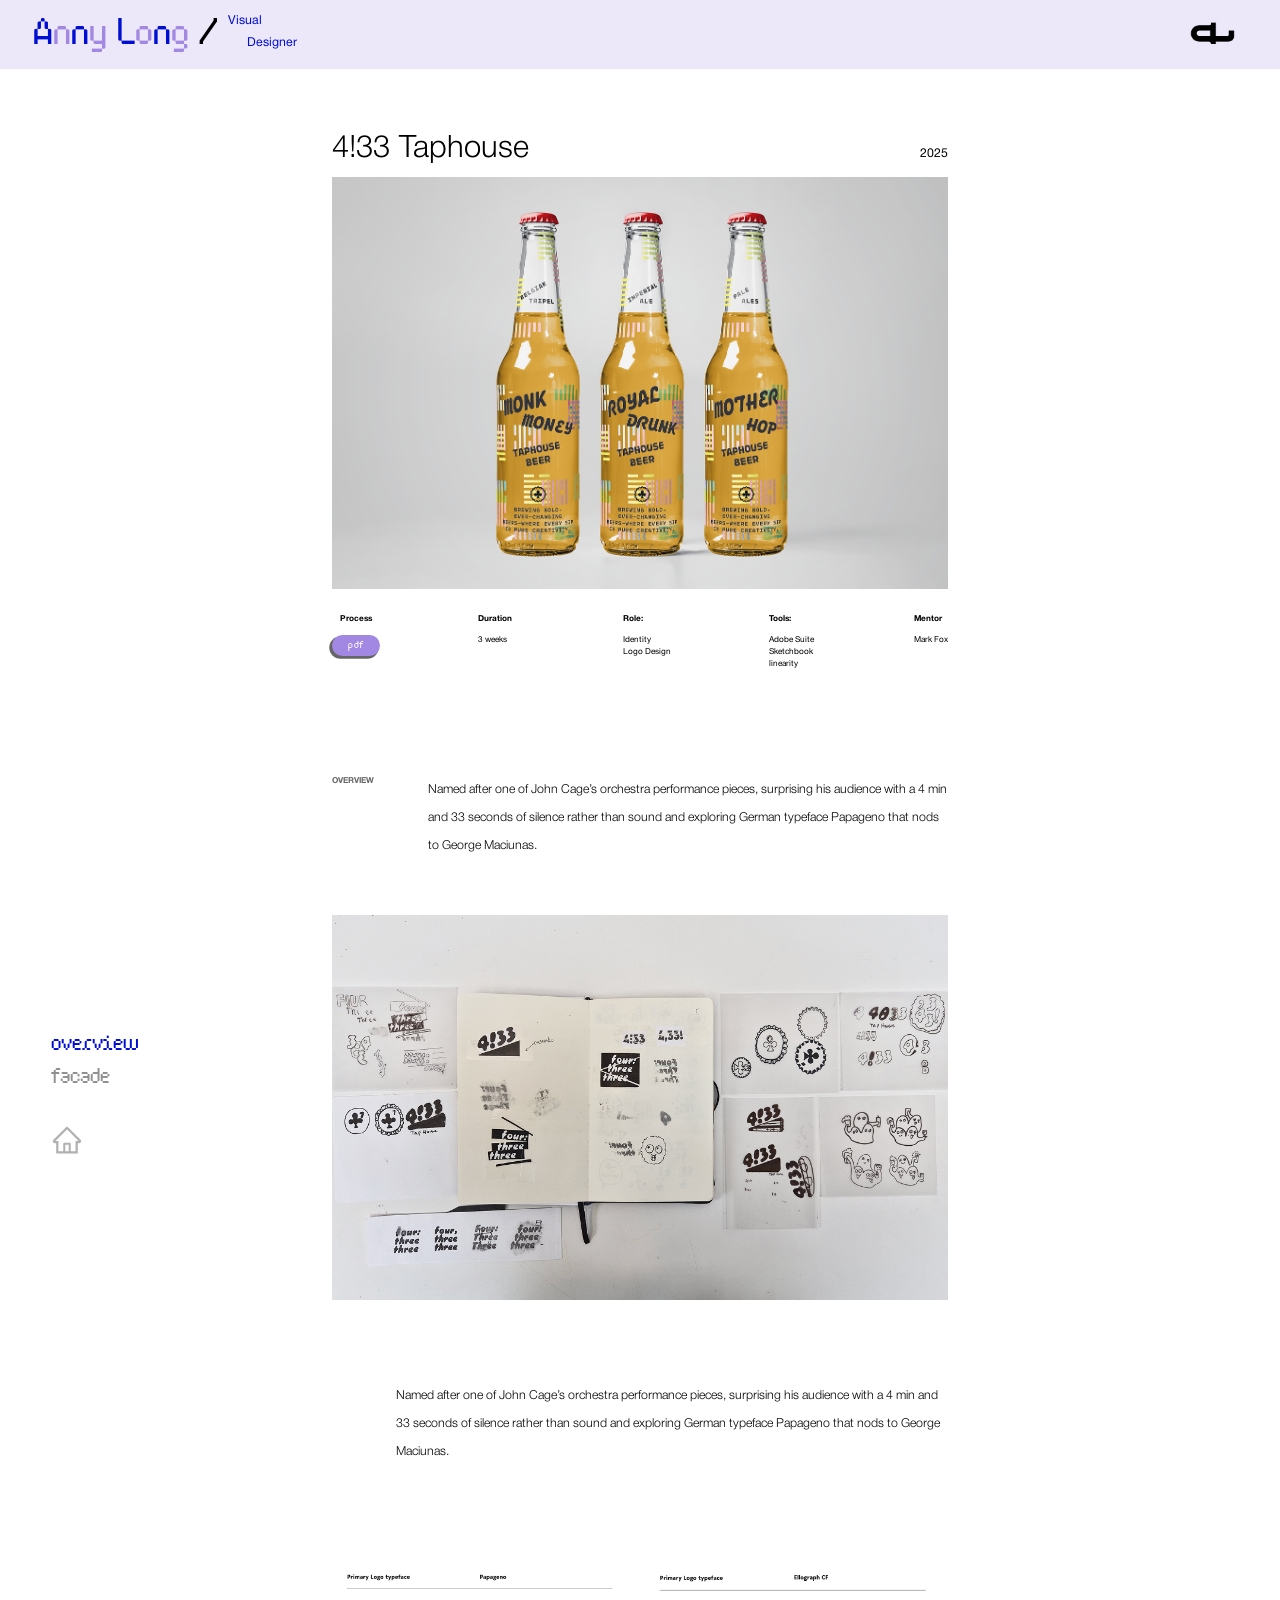
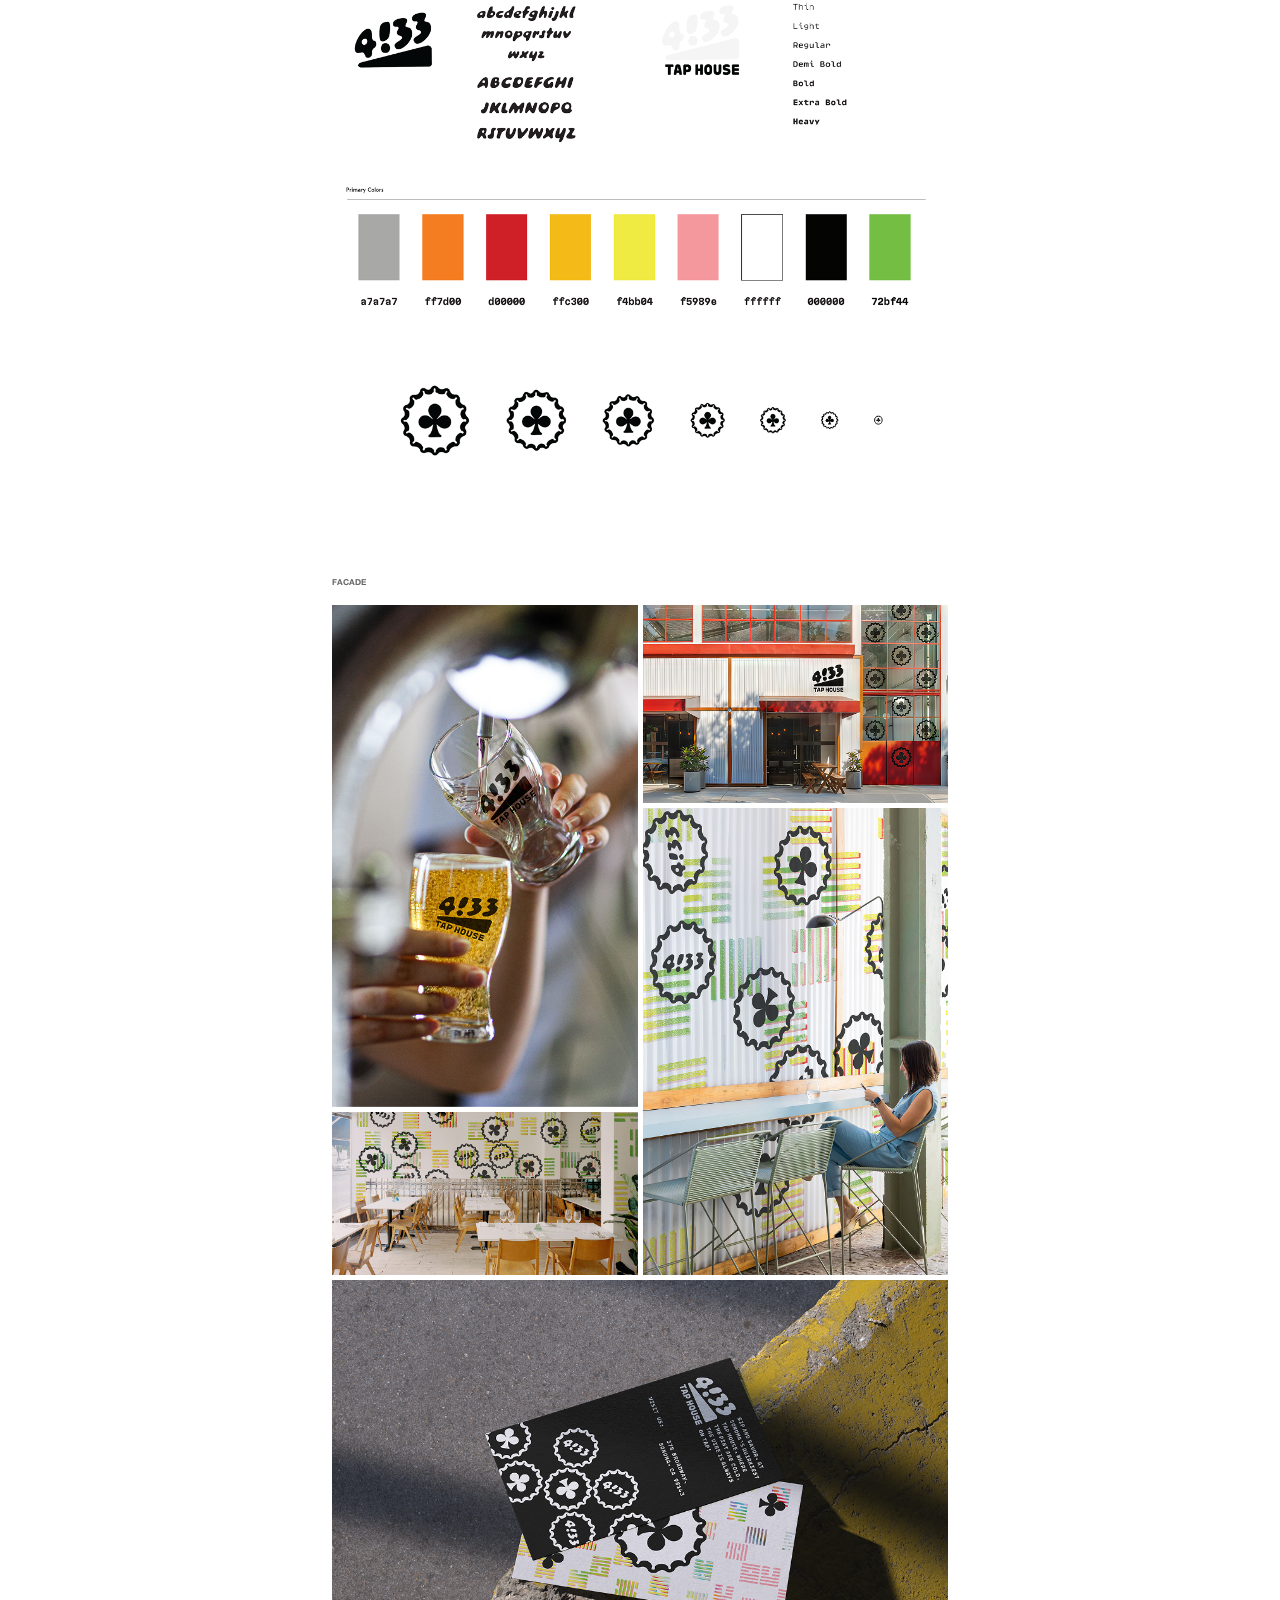
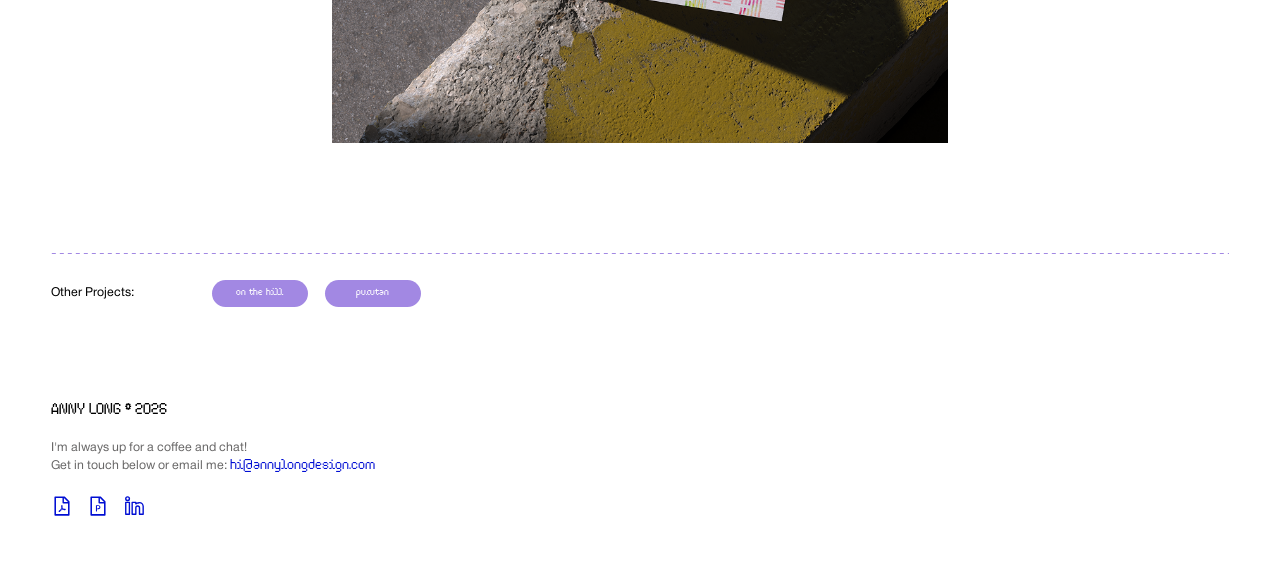
<file: case_studies/433_tap_house.html>
<html>
<head>
	<title>4!33 Tap House — Anny Long</title>
	<meta charset="utf-8" />
	<meta name="viewport" content="width=device-width, initial-scale=1, user-scalable=no" />
	<link rel="stylesheet" href="../assets/css/main.css?v=33">
	<link rel="stylesheet" href="../assets/css/case-study.css?v=210">
</head>
<body class="case-study-page cs-layout taphouse-page cs-case-refresh" id="top">
	<div id="header">
		<a href="../index.html" id="header-container">
			<h1 id="name" class="hogi-black txt-lg spc-7-5">
				<span class="main-accent">A</span><span class="secondary-accent">n</span><span class="main-accent">n</span><span class="secondary-accent">y</span><span class="main-accent"> </span><span class="main-accent">L</span><span class="secondary-accent">o</span><span class="main-accent">n</span><span class="secondary-accent">g</span>
			</h1>
			<p id="slash" class="hogi-black txt-lg">/</p>
			<div id="header-subtext-container" class="helv-reg txt-md spc-10 main-accent">
				<p id="header-subtext-1">Visual</p>
				<p id="header-subtext-2">Designer</p>
			</div>
		</a>
		<div id="menu-btn">
			<a href="../index.html"><img id="monogram" src="../assets/image/monogram.png" alt="Anny Long Monogram" height="100px" /></a>
		</div>
	</div>
	<div id="content">
		<div class="case-study-layout cs-hero-cover cs-standard">
			<nav class="case-study-toc" aria-label="Table of contents">
				<a href="#overview" class="case-study-toc-link hogi-black txt-md spc-5 is-active">overview</a>
				<a href="#facade" class="case-study-toc-link hogi-black txt-md spc-5">facade</a>
				<div class="case-study-toc-actions">
					<a href="../index.html" class="case-study-toc-icon" aria-label="home">
						<svg viewBox="0 0 1024 1024" xmlns="http://www.w3.org/2000/svg" aria-hidden="true"><path fill="currentColor" d="M946.5 505L560.1 118.8l-25.9-25.9a31.5 31.5 0 0 0-44.4 0L77.5 505a63.9 63.9 0 0 0-18.8 46c.4 35.2 29.7 63.3 64.9 63.3h42.5V940h691.8V614.3h43.4c17.1 0 33.2-6.7 45.3-18.8a63.6 63.6 0 0 0 18.7-45.3c0-17-6.7-33.1-18.8-45.2M568 868H456V664h112zm217.9-325.7V868H632V640c0-22.1-17.9-40-40-40H432c-22.1 0-40 17.9-40 40v228H238.1V542.3h-96l370-369.7l23.1 23.1L882 542.3z"/></svg>
						<span class="case-study-toc-icon-label hogi-black txt-md spc-5">home</span>
					</a>
				</div>
			</nav>
			<article class="case-study-article">
				<section id="overview" class="case-study-section">
					<div class="cs-column">
						<div class="cs-hero-head">
							<h1 class="case-study-heading helv-lite txt-xl spc-3 black-text">4!33 Taphouse</h1>
							<p class="cs-year helv-reg txt-md spc-3 black-text">2025</p>
						</div>
						<img class="case-study-cover" src="../assets/image/433_taphouse/photo_05.png" alt="Three 4!33 Tap House beer bottles: Monk Money, Royal Drunk, and Mother Hop" />
						<dl class="cs-project-meta">
							<div class="cs-project-meta-item cs-project-meta-item--process">
								<dt class="helv-bold txt-sm spc-5">Process</dt>
								<dd><a class="cs-pdf-btn hogi-black txt-sm spc-5" href="#">pdf</a></dd>
							</div>
							<div class="cs-project-meta-item cs-project-meta-item--duration">
								<dt class="helv-bold txt-sm spc-5">Duration</dt>
								<dd class="helv-reg txt-sm spc-5">3 weeks</dd>
							</div>
							<div class="cs-project-meta-item cs-project-meta-item--role">
								<dt class="helv-bold txt-sm spc-5">Role:</dt>
								<dd class="helv-reg txt-sm spc-5">Identity<br>Logo Design</dd>
							</div>
							<div class="cs-project-meta-item cs-project-meta-item--tools">
								<dt class="helv-bold txt-sm spc-5">Tools:</dt>
								<dd class="helv-reg txt-sm spc-5">Adobe Suite<br>Sketchbook<br>linearity</dd>
							</div>
							<div class="cs-project-meta-item cs-project-meta-item--mentor">
								<dt class="helv-bold txt-sm spc-5">Mentor</dt>
								<dd class="helv-reg txt-sm spc-5">Mark Fox</dd>
							</div>
						</dl>
						<div class="cs-overview-block">
							<h2 class="case-study-heading helv-bold txt-sm spc-5">OVERVIEW</h2>
							<p class="cs-lede helv-lite txt-md spc-0 black-text">Named after one of John Cage’s orchestra performance pieces, surprising his audience with a 4 min and 33 seconds of silence rather than sound and exploring German typeface Papageno that nods to George Maciunas.</p>
						</div>
						<img class="cs-block-image" src="../assets/image/433_taphouse/explorations.png" alt="Sketchbook and tracing-paper studies for the 4!33 Tap House wordmark and clover symbol" />
						<p class="cs-lede helv-lite txt-md spc-0 black-text">Named after one of John Cage’s orchestra performance pieces, surprising his audience with a 4 min and 33 seconds of silence rather than sound and exploring German typeface Papageno that nods to George Maciunas.</p>
						<img class="cs-block-image" src="../assets/image/433_taphouse/style_guide.png" alt="4!33 Tap House type specimens for Papageno and Ellograph CF, with the primary color palette" />
						<img class="cs-block-image" src="../assets/image/433_taphouse/433_logo_scales.png" alt="4!33 Tap House clover bottle-cap symbol at decreasing sizes" />
					</div>
				</section>
				<section id="facade" class="case-study-section">
					<div class="cs-column">
						<div class="cs-impact-intro cs-section-label">
							<h2 class="case-study-heading helv-bold txt-sm spc-5">FACADE</h2>
						</div>
						<div class="cs-stagger-unit" style="--cs-stagger-gap: 5px">
							<div class="cs-stagger-grid">
								<div class="cs-stagger-col">
									<img src="../assets/image/433_taphouse/photo_02.png" alt="Beer pouring into 4!33 Tap House glasses" />
									<img src="../assets/image/433_taphouse/cover_photo.png" alt="Red, orange, and silver 4!33 Tap House bottle caps" />
								</div>
								<div class="cs-stagger-col">
									<img src="../assets/image/433_taphouse/photo_01.png" alt="4!33 Tap House storefront with clover graphics on the glass" />
									<img src="../assets/image/433_taphouse/photo_04.png" alt="Guest seated at an outdoor counter against the branded corrugated wall" />
								</div>
							</div>
							<img class="cs-stagger-full" src="../assets/image/433_taphouse/buscard.png?v=2" alt="4!33 Tap House business cards on a concrete curb" />
						</div>
					</div>
				</section>
			</article>
		</div>
	</div>
	<section class="cs-end" aria-label="Other projects and contact">
		<div class="cs-end-rule" aria-hidden="true"></div>
		<div class="cs-end-inner">
			<div class="cs-end-projects">
				<p class="cs-end-projects-label helv-reg txt-md spc-5">Other Projects:</p>
				<div class="cs-end-project-links">
					<a class="cs-end-project-btn hogi-black txt-sm spc-3" href="on_the_hill.html">on the hill</a>
					<a class="cs-end-project-btn hogi-black txt-sm spc-3" href="purutan.html">purutan</a>
				</div>
			</div>
			<p class="cs-end-mark hogi-black txt-md spc-5">ANNY LONG * 2026</p>
			<p class="cs-end-chat helv-reg txt-md spc-5">I'm always up for a coffee and chat!</p>
			<p class="cs-end-chat helv-reg txt-md spc-5">Get in touch below or email me: <a class="hogi-bold txt-md spc-5" href="mailto:hi@annylongdesign.com">hi@annylongdesign.com</a></p>
			<div class="cs-end-files cs-end-contact-row">
				<a class="cs-end-icon" href="../assets/file/Anny_Long_Resume_2026.pdf" target="_blank" rel="noopener noreferrer" aria-label="resume">
					<svg viewBox="0 0 1024 1024" xmlns="http://www.w3.org/2000/svg" aria-hidden="true"><path fill="currentColor" d="m531.3 574.4l.3-1.4c5.8-23.9 13.1-53.7 7.4-80.7c-3.8-21.3-19.5-29.6-32.9-30.2c-15.8-.7-29.9 8.3-33.4 21.4c-6.6 24-.7 56.8 10.1 98.6c-13.6 32.4-35.3 79.5-51.2 107.5c-29.6 15.3-69.3 38.9-75.2 68.7c-1.2 5.5.2 12.5 3.5 18.8c3.7 7 9.6 12.4 16.5 15c3 1.1 6.6 2 10.8 2c17.6 0 46.1-14.2 84.1-79.4c5.8-1.9 11.8-3.9 17.6-5.9c27.2-9.2 55.4-18.8 80.9-23.1c28.2 15.1 60.3 24.8 82.1 24.8c21.6 0 30.1-12.8 33.3-20.5c5.6-13.5 2.9-30.5-6.2-39.6c-13.2-13-45.3-16.4-95.3-10.2c-24.6-15-40.7-35.4-52.4-65.8M421.6 726.3c-13.9 20.2-24.4 30.3-30.1 34.7c6.7-12.3 19.8-25.3 30.1-34.7m87.6-235.5c5.2 8.9 4.5 35.8.5 49.4c-4.9-19.9-5.6-48.1-2.7-51.4c.8.1 1.5.7 2.2 2m-1.6 120.5c10.7 18.5 24.2 34.4 39.1 46.2c-21.6 4.9-41.3 13-58.9 20.2c-4.2 1.7-8.3 3.4-12.3 5c13.3-24.1 24.4-51.4 32.1-71.4m155.6 65.5c.1.2.2.5-.4.9h-.2l-.2.3c-.8.5-9 5.3-44.3-8.6c40.6-1.9 45 7.3 45.1 7.4m191.4-388.2L639.4 73.4c-6-6-14.1-9.4-22.6-9.4H192c-17.7 0-32 14.3-32 32v832c0 17.7 14.3 32 32 32h640c17.7 0 32-14.3 32-32V311.3c0-8.5-3.4-16.7-9.4-22.7M790.2 326H602V137.8zm1.8 562H232V136h302v216a42 42 0 0 0 42 42h216z"/></svg>
				</a>
				<a class="cs-end-icon" href="#" aria-label="portfolio">
					<svg viewBox="0 0 1024 1024" xmlns="http://www.w3.org/2000/svg" aria-hidden="true"><path fill="currentColor" d="M424 476c-4.4 0-8 3.6-8 8v276c0 4.4 3.6 8 8 8h32.5c4.4 0 8-3.6 8-8v-95.5h63.3c59.4 0 96.2-38.9 96.2-94.1c0-54.5-36.3-94.3-96-94.3H424zm150.6 94.3c0 43.4-26.5 54.3-71.2 54.3h-38.9V516.2h56.2c33.8 0 53.9 19.7 53.9 54.1m280-281.7L639.4 73.4c-6-6-14.1-9.4-22.6-9.4H192c-17.7 0-32 14.3-32 32v832c0 17.7 14.3 32 32 32h640c17.7 0 32-14.3 32-32V311.3c0-8.5-3.4-16.7-9.4-22.7M790.2 326H602V137.8zm1.8 562H232V136h302v216a42 42 0 0 0 42 42h216z"/></svg>
				</a>
				<a class="cs-end-icon" href="https://www.linkedin.com/in/annylong" target="_blank" rel="noopener noreferrer" aria-label="linkedin">
					<svg viewBox="0 0 24 24" xmlns="http://www.w3.org/2000/svg" aria-hidden="true"><path fill="currentColor" fill-rule="evenodd" clip-rule="evenodd" d="M5 1.25a2.75 2.75 0 1 0 0 5.5a2.75 2.75 0 0 0 0-5.5M3.75 4a1.25 1.25 0 1 1 2.5 0a1.25 1.25 0 0 1-2.5 0m-1.5 4A.75.75 0 0 1 3 7.25h4a.75.75 0 0 1 .75.75v13a.75.75 0 0 1-.75.75H3a.75.75 0 0 1-.75-.75zm1.5.75v11.5h2.5V8.75zM9.25 8a.75.75 0 0 1 .75-.75h4a.75.75 0 0 1 .75.75v.434l.435-.187a7.8 7.8 0 0 1 2.358-.595C20.318 7.4 22.75 9.58 22.75 12.38V21a.75.75 0 0 1-.75.75h-4a.75.75 0 0 1-.75-.75v-7a1.25 1.25 0 0 0-2.5 0v7a.75.75 0 0 1-.75.75h-4a.75.75 0 0 1-.75-.75zm1.5.75v11.5h2.5V14a2.75 2.75 0 1 1 5.5 0v6.25h2.5v-7.87c0-1.904-1.661-3.408-3.57-3.234a6.3 6.3 0 0 0-1.904.48l-1.48.635a.75.75 0 0 1-1.046-.69V8.75z"/></svg>
				</a>
				<span class="cs-end-icon-captions" aria-hidden="true">
					<span class="cs-end-icon-caption helv-reg txt-md spc-5" data-for="resume">resume pdf</span>
					<span class="cs-end-icon-caption helv-reg txt-md spc-5" data-for="portfolio">portfolio pdf</span>
					<span class="cs-end-icon-caption helv-reg txt-md spc-5" data-for="linkedin">linkedin</span>
				</span>
			</div>
		</div>
		<div class="cs-end-bar" aria-hidden="true"></div>
	</section>
	<footer>
		<div id="footer-content">
			<div id="introduction" class="mobile-inactive">
				<svg id="asterisk-icon" width="21" height="25" viewBox="0 0 21 25" fill="none" xmlns="http://www.w3.org/2000/svg">
					<path fill-rule="evenodd" clip-rule="evenodd" d="M10.5 0C10.9641 0 11.4092 0.190601 11.7374 0.529874C12.0655 0.869147 12.2499 1.3293 12.2499 1.8091V9.20472L18.3098 5.21745C18.7015 4.9598 19.1761 4.87357 19.6294 4.97772C20.0826 5.08188 20.4772 5.36789 20.7264 5.77285C20.9756 6.1778 21.059 6.66853 20.9583 7.13706C20.8575 7.6056 20.5809 8.01357 20.1892 8.27122L13.7601 12.5009L20.1892 16.7306C20.5809 16.9882 20.8575 17.3962 20.9583 17.8647C21.059 18.3333 20.9756 18.824 20.7264 19.229C20.4772 19.6339 20.0826 19.9199 19.6294 20.0241C19.1761 20.1282 18.7015 20.042 18.3098 19.7844L12.2499 15.7971V23.1909C12.2499 23.6707 12.0655 24.1309 11.7374 24.4701C11.4092 24.8094 10.9641 25 10.5 25C10.0359 25 9.5908 24.8094 9.26263 24.4701C8.93446 24.1309 8.7501 23.6707 8.7501 23.1909V15.7971L2.69021 19.7844C2.49626 19.9119 2.2799 19.9988 2.05349 20.0399C1.82708 20.081 1.59505 20.0757 1.37064 20.0241C0.917441 19.9199 0.522823 19.6339 0.273601 19.229C0.150198 19.0284 0.0662055 18.8048 0.0264184 18.5707C-0.0133688 18.3366 -0.00817129 18.0967 0.041714 17.8647C0.142462 17.3962 0.419117 16.9882 0.810819 16.7306L7.23994 12.5009L0.810819 8.27122C0.616868 8.14364 0.449122 7.97782 0.317159 7.78322C0.185196 7.58862 0.0915994 7.36906 0.041714 7.13706C-0.00817129 6.90507 -0.0133688 6.66518 0.0264184 6.43111C0.0662055 6.19704 0.150198 5.97336 0.273601 5.77285C0.397003 5.57234 0.557399 5.39891 0.745629 5.26249C0.93386 5.12606 1.14624 5.02929 1.37064 4.97772C1.59505 4.92615 1.82708 4.92078 2.05349 4.96191C2.2799 5.00304 2.49626 5.08988 2.69021 5.21745L8.7501 9.20472V1.81091C8.7501 1.33111 8.93446 0.870956 9.26263 0.531683C9.5908 0.192411 10.0359 0 10.5 0Z" fill="#000ED3"/>
				</svg>
				<p id="desc" class="helv-reg txt-md spc-0 main-text mobile-inactive"><span class="helv-med black-text">Hello! I'm Anny Long,</span> an interdisciplinary designer interested in product, graphics and data visualization transforming the monotonous into dynamic design, and compulsive tinker of all things pixel. <span class="helv-med black-text">[ Currently based in San Francisco, CA ]</span></p>
			</div>
			<div id="links" class="mobile-inactive">
				<a href="../index.html" class="icon-link"><svg class="icon-svg" width="50" height="50" viewBox="0 0 50 50" fill="none" xmlns="http://www.w3.org/2000/svg"><path d="M23.915 14.5951C23.1083 14.5985 22.3267 14.315 21.7098 13.7952C21.0929 13.2754 20.681 12.5532 20.5475 11.7576L19.96 8.05009C19.9169 7.78389 19.7796 7.54203 19.5731 7.36858C19.3666 7.19513 19.1047 7.10162 18.835 7.10509H4.545C4.39705 7.10377 4.2503 7.13165 4.11314 7.18713C3.97598 7.2426 3.85111 7.32459 3.74568 7.42839C3.64026 7.5322 3.55634 7.65578 3.49874 7.79206C3.44113 7.92834 3.41098 8.07464 3.41 8.22259V41.7776C3.41098 41.9255 3.44113 42.0718 3.49874 42.2081C3.55634 42.3444 3.64026 42.468 3.74568 42.5718C3.85111 42.6756 3.97598 42.7576 4.11314 42.813C4.2503 42.8685 4.39705 42.8964 4.545 42.8951H45.455C46.08 42.8951 46.59 42.3951 46.59 41.7776V15.7126C46.589 15.5646 46.5589 15.4183 46.5013 15.2821C46.4437 15.1458 46.3597 15.0222 46.2543 14.9184C46.1489 14.8146 46.024 14.7326 45.8869 14.6771C45.7497 14.6216 45.6029 14.5938 45.455 14.5951H23.915ZM23.915 11.2401H45.455C47.965 11.2401 50 13.2401 50 15.7151V41.7751C50 44.2451 47.965 46.2476 45.455 46.2476H4.545C2.035 46.2501 0 44.2476 0 41.7751V8.22509C0 5.75009 2.035 3.75009 4.545 3.75009H18.835C19.9117 3.74333 20.9555 4.12073 21.7789 4.81448C22.6024 5.50823 23.1514 6.47286 23.3275 7.53509L23.915 11.2401Z" fill="#000ED3"/></svg><span class="popup-text hogi-black txt-md spc-7-5 main-accent">Portfolio PDF</span></a>
				<a href="../index.html" class="icon-link"><svg id="resume-icon" width="55" height="55" viewBox="0 0 55 55" fill="none" xmlns="http://www.w3.org/2000/svg"><path d="M35.4475 0L48.125 14.278V52.4975C48.1346 53.1505 47.8844 53.7807 47.4296 54.2494C46.9748 54.7181 46.3525 54.9871 45.6995 54.9973H9.3005C8.97691 54.9922 8.65748 54.9235 8.36045 54.795C8.06342 54.6665 7.79461 54.4808 7.56938 54.2484C7.34414 54.016 7.16689 53.7416 7.04775 53.4407C6.9286 53.1398 6.8699 52.8183 6.875 52.4948V2.5025C6.875 1.11925 7.96125 0 9.3005 0H35.4475ZM33.8415 3.751H10.516V51.249H44.484V17.4405H36.7043C34.7655 17.5175 33.2667 17.204 32.1942 16.357C30.9457 15.3725 30.4893 13.695 30.5497 11.4592V3.75925H33.8525L33.8415 3.751Z" fill="#000ED3"/></svg><span class="popup-text hogi-black txt-md spc-7-5 main-accent">Resume PDF</span></a>
				<a href="../about.html" class="icon-link"><svg width="50" height="50" viewBox="0 0 50 50" fill="none" xmlns="http://www.w3.org/2000/svg"><path d="M25 0C38.8075 0 50 11.1925 50 25C50 38.8075 38.8075 50 25 50C11.1925 50 0 38.8075 0 25C0 11.1925 11.1925 0 25 0Z" fill="#000ED3"/></svg><span class="popup-text hogi-black txt-md spc-7-5 main-accent">About Me</span></a>
			</div>
		</div>
		<p id="copyright" class="helv-reg txt-xs spc-20 main-text">Copyright © 2026 Anny Long. All rights reserved.</p>
	</footer>
	<script src="../assets/js/nav-menu.js"></script>
	<script src="../assets/js/case-study.js?v=23"></script>
</body>
</html>
</file>
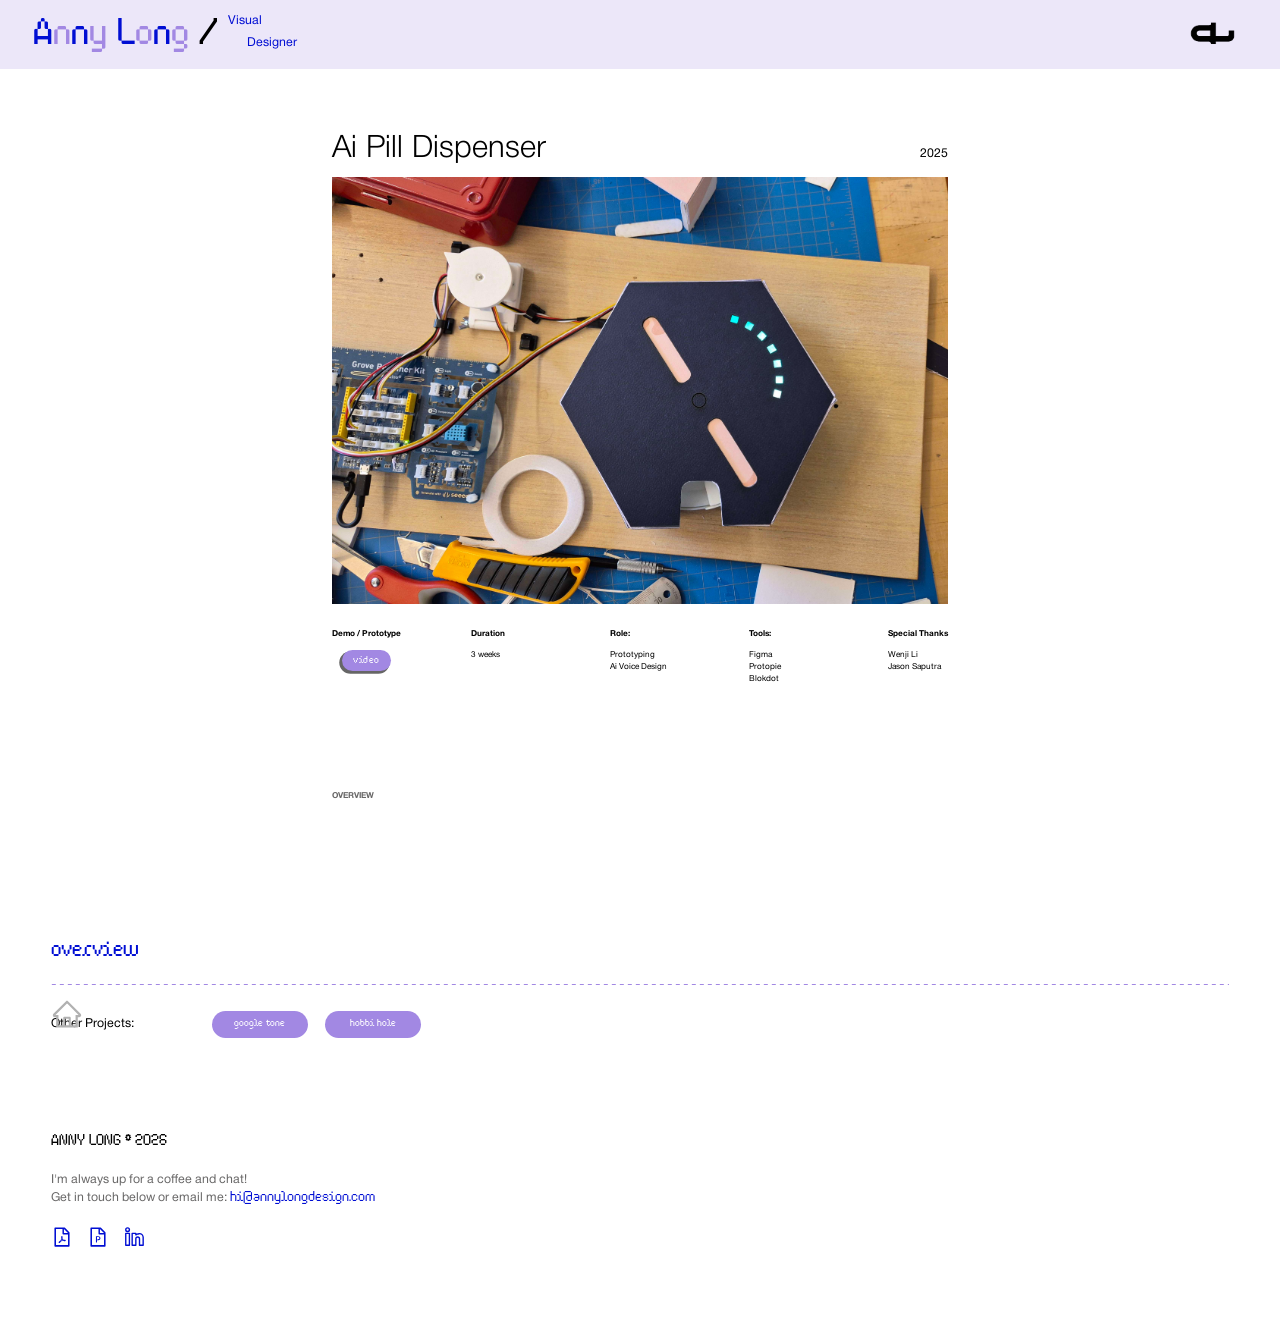
<file: case_studies/ai_voice_pill_dispenser.html>
<html>
<head>
	<title>AI Pill Dispenser — Anny Long</title>
	<meta charset="utf-8" />
	<meta name="viewport" content="width=device-width, initial-scale=1, user-scalable=no" />
	<link rel="stylesheet" href="../assets/css/main.css?v=33">
	<link rel="stylesheet" href="../assets/css/case-study.css?v=210">
</head>
<body class="case-study-page cs-layout cs-case-refresh pill-dispenser-page" id="top">
	<div id="header">
		<a href="../index.html" id="header-container">
			<h1 id="name" class="hogi-black txt-lg spc-7-5">
				<span class="main-accent">A</span><span class="secondary-accent">n</span><span class="main-accent">n</span><span class="secondary-accent">y</span><span class="main-accent"> </span><span class="main-accent">L</span><span class="secondary-accent">o</span><span class="main-accent">n</span><span class="secondary-accent">g</span>
			</h1>
			<p id="slash" class="hogi-black txt-lg">/</p>
			<div id="header-subtext-container" class="helv-reg txt-md spc-10 main-accent">
				<p id="header-subtext-1">Visual</p>
				<p id="header-subtext-2">Designer</p>
			</div>
		</a>
		<div id="menu-btn">
			<a href="../index.html"><img id="monogram" src="../assets/image/monogram.png" alt="Anny Long Monogram" height="100px" /></a>
		</div>
	</div>
	<div id="content">
		<div class="case-study-layout cs-hero-cover cs-standard">
			<nav class="case-study-toc" aria-label="Table of contents">
				<a href="#overview" class="case-study-toc-link hogi-black txt-md spc-5 is-active">overview</a>
				<div class="case-study-toc-actions">
					<a href="../index.html" class="case-study-toc-icon" aria-label="home">
						<svg viewBox="0 0 1024 1024" xmlns="http://www.w3.org/2000/svg" aria-hidden="true"><path fill="currentColor" d="M946.5 505L560.1 118.8l-25.9-25.9a31.5 31.5 0 0 0-44.4 0L77.5 505a63.9 63.9 0 0 0-18.8 46c.4 35.2 29.7 63.3 64.9 63.3h42.5V940h691.8V614.3h43.4c17.1 0 33.2-6.7 45.3-18.8a63.6 63.6 0 0 0 18.7-45.3c0-17-6.7-33.1-18.8-45.2M568 868H456V664h112zm217.9-325.7V868H632V640c0-22.1-17.9-40-40-40H432c-22.1 0-40 17.9-40 40v228H238.1V542.3h-96l370-369.7l23.1 23.1L882 542.3z"/></svg>
						<span class="case-study-toc-icon-label hogi-black txt-md spc-5">home</span>
					</a>
				</div>
			</nav>
			<article class="case-study-article">
				<section id="overview" class="case-study-section">
					<div class="cs-column">
						<div class="cs-hero-head">
							<h1 class="case-study-heading helv-lite txt-xl spc-3 black-text">Ai Pill Dispenser</h1>
							<p class="cs-year helv-reg txt-md spc-3 black-text">2025</p>
						</div>
						<img class="case-study-cover" src="../assets/image/pill_dispenser/thumb.jpg" alt="AI pill dispenser prototype on a wooden board with a phone, Grove kit, and hexagonal dispenser" />
						<dl class="cs-project-meta">
							<div class="cs-project-meta-item cs-project-meta-item--process">
								<dt class="helv-bold txt-sm spc-5">Demo / Prototype</dt>
								<dd><a class="cs-pdf-btn hogi-black txt-sm spc-5" href="#">video</a></dd>
							</div>
							<div class="cs-project-meta-item cs-project-meta-item--duration">
								<dt class="helv-bold txt-sm spc-5">Duration</dt>
								<dd class="helv-reg txt-sm spc-5">3 weeks</dd>
							</div>
							<div class="cs-project-meta-item cs-project-meta-item--role">
								<dt class="helv-bold txt-sm spc-5">Role:</dt>
								<dd class="helv-reg txt-sm spc-5">Prototyping<br>Ai Voice Design</dd>
							</div>
							<div class="cs-project-meta-item cs-project-meta-item--tools">
								<dt class="helv-bold txt-sm spc-5">Tools:</dt>
								<dd class="helv-reg txt-sm spc-5">Figma<br>Protopie<br>Blokdot</dd>
							</div>
							<div class="cs-project-meta-item cs-project-meta-item--team">
								<dt class="helv-bold txt-sm spc-5">Special Thanks</dt>
								<dd class="helv-reg txt-sm spc-5">Wenji Li<br>Jason Saputra</dd>
							</div>
						</dl>
						<div class="cs-overview-block">
							<h2 class="case-study-heading helv-bold txt-sm spc-5">OVERVIEW</h2>
							<p class="cs-lede helv-lite txt-md spc-0 black-text">&nbsp;</p>
						</div>
					</div>
				</section>
			</article>
		</div>
	</div>
	<section class="cs-end" aria-label="Other projects and contact">
		<div class="cs-end-rule" aria-hidden="true"></div>
		<div class="cs-end-inner">
			<div class="cs-end-projects">
				<p class="cs-end-projects-label helv-reg txt-md spc-5">Other Projects:</p>
				<div class="cs-end-project-links">
					<a class="cs-end-project-btn hogi-black txt-sm spc-3" href="google_tone.html">google tone</a>
					<a class="cs-end-project-btn hogi-black txt-sm spc-3" href="hobbi_hole.html">hobbi hole</a>
				</div>
			</div>
			<p class="cs-end-mark hogi-black txt-md spc-5">ANNY LONG * 2026</p>
			<p class="cs-end-chat helv-reg txt-md spc-5">I'm always up for a coffee and chat!</p>
			<p class="cs-end-chat helv-reg txt-md spc-5">Get in touch below or email me: <a class="hogi-bold txt-md spc-5" href="mailto:hi@annylongdesign.com">hi@annylongdesign.com</a></p>
			<div class="cs-end-files cs-end-contact-row">
				<a class="cs-end-icon" href="../assets/file/Anny_Long_Resume_2026.pdf" target="_blank" rel="noopener noreferrer" aria-label="resume">
					<svg viewBox="0 0 1024 1024" xmlns="http://www.w3.org/2000/svg" aria-hidden="true"><path fill="currentColor" d="m531.3 574.4l.3-1.4c5.8-23.9 13.1-53.7 7.4-80.7c-3.8-21.3-19.5-29.6-32.9-30.2c-15.8-.7-29.9 8.3-33.4 21.4c-6.6 24-.7 56.8 10.1 98.6c-13.6 32.4-35.3 79.5-51.2 107.5c-29.6 15.3-69.3 38.9-75.2 68.7c-1.2 5.5.2 12.5 3.5 18.8c3.7 7 9.6 12.4 16.5 15c3 1.1 6.6 2 10.8 2c17.6 0 46.1-14.2 84.1-79.4c5.8-1.9 11.8-3.9 17.6-5.9c27.2-9.2 55.4-18.8 80.9-23.1c28.2 15.1 60.3 24.8 82.1 24.8c21.6 0 30.1-12.8 33.3-20.5c5.6-13.5 2.9-30.5-6.2-39.6c-13.2-13-45.3-16.4-95.3-10.2c-24.6-15-40.7-35.4-52.4-65.8M421.6 726.3c-13.9 20.2-24.4 30.3-30.1 34.7c6.7-12.3 19.8-25.3 30.1-34.7m87.6-235.5c5.2 8.9 4.5 35.8.5 49.4c-4.9-19.9-5.6-48.1-2.7-51.4c.8.1 1.5.7 2.2 2m-1.6 120.5c10.7 18.5 24.2 34.4 39.1 46.2c-21.6 4.9-41.3 13-58.9 20.2c-4.2 1.7-8.3 3.4-12.3 5c13.3-24.1 24.4-51.4 32.1-71.4m155.6 65.5c.1.2.2.5-.4.9h-.2l-.2.3c-.8.5-9 5.3-44.3-8.6c40.6-1.9 45 7.3 45.1 7.4m191.4-388.2L639.4 73.4c-6-6-14.1-9.4-22.6-9.4H192c-17.7 0-32 14.3-32 32v832c0 17.7 14.3 32 32 32h640c17.7 0 32-14.3 32-32V311.3c0-8.5-3.4-16.7-9.4-22.7M790.2 326H602V137.8zm1.8 562H232V136h302v216a42 42 0 0 0 42 42h216z"/></svg>
				</a>
				<a class="cs-end-icon" href="#" aria-label="portfolio">
					<svg viewBox="0 0 1024 1024" xmlns="http://www.w3.org/2000/svg" aria-hidden="true"><path fill="currentColor" d="M424 476c-4.4 0-8 3.6-8 8v276c0 4.4 3.6 8 8 8h32.5c4.4 0 8-3.6 8-8v-95.5h63.3c59.4 0 96.2-38.9 96.2-94.1c0-54.5-36.3-94.3-96-94.3H424zm150.6 94.3c0 43.4-26.5 54.3-71.2 54.3h-38.9V516.2h56.2c33.8 0 53.9 19.7 53.9 54.1m280-281.7L639.4 73.4c-6-6-14.1-9.4-22.6-9.4H192c-17.7 0-32 14.3-32 32v832c0 17.7 14.3 32 32 32h640c17.7 0 32-14.3 32-32V311.3c0-8.5-3.4-16.7-9.4-22.7M790.2 326H602V137.8zm1.8 562H232V136h302v216a42 42 0 0 0 42 42h216z"/></svg>
				</a>
				<a class="cs-end-icon" href="https://www.linkedin.com/in/annylong" target="_blank" rel="noopener noreferrer" aria-label="linkedin">
					<svg viewBox="0 0 24 24" xmlns="http://www.w3.org/2000/svg" aria-hidden="true"><path fill="currentColor" fill-rule="evenodd" clip-rule="evenodd" d="M5 1.25a2.75 2.75 0 1 0 0 5.5a2.75 2.75 0 0 0 0-5.5M3.75 4a1.25 1.25 0 1 1 2.5 0a1.25 1.25 0 0 1-2.5 0m-1.5 4A.75.75 0 0 1 3 7.25h4a.75.75 0 0 1 .75.75v13a.75.75 0 0 1-.75.75H3a.75.75 0 0 1-.75-.75zm1.5.75v11.5h2.5V8.75zM9.25 8a.75.75 0 0 1 .75-.75h4a.75.75 0 0 1 .75.75v.434l.435-.187a7.8 7.8 0 0 1 2.358-.595C20.318 7.4 22.75 9.58 22.75 12.38V21a.75.75 0 0 1-.75.75h-4a.75.75 0 0 1-.75-.75v-7a1.25 1.25 0 0 0-2.5 0v7a.75.75 0 0 1-.75.75h-4a.75.75 0 0 1-.75-.75zm1.5.75v11.5h2.5V14a2.75 2.75 0 1 1 5.5 0v6.25h2.5v-7.87c0-1.904-1.661-3.408-3.57-3.234a6.3 6.3 0 0 0-1.904.48l-1.48.635a.75.75 0 0 1-1.046-.69V8.75z"/></svg>
				</a>
				<span class="cs-end-icon-captions" aria-hidden="true">
					<span class="cs-end-icon-caption helv-reg txt-md spc-5" data-for="resume">resume pdf</span>
					<span class="cs-end-icon-caption helv-reg txt-md spc-5" data-for="portfolio">portfolio pdf</span>
					<span class="cs-end-icon-caption helv-reg txt-md spc-5" data-for="linkedin">linkedin</span>
				</span>
			</div>
		</div>
		<div class="cs-end-bar" aria-hidden="true"></div>
	</section>
	<footer>
		<div id="footer-content">
			<div id="introduction" class="mobile-inactive">
				<svg id="asterisk-icon" width="21" height="25" viewBox="0 0 21 25" fill="none" xmlns="http://www.w3.org/2000/svg">
					<path fill-rule="evenodd" clip-rule="evenodd" d="M10.5 0C10.9641 0 11.4092 0.190601 11.7374 0.529874C12.0655 0.869147 12.2499 1.3293 12.2499 1.8091V9.20472L18.3098 5.21745C18.7015 4.9598 19.1761 4.87357 19.6294 4.97772C20.0826 5.08188 20.4772 5.36789 20.7264 5.77285C20.9756 6.1778 21.059 6.66853 20.9583 7.13706C20.8575 7.6056 20.5809 8.01357 20.1892 8.27122L13.7601 12.5009L20.1892 16.7306C20.5809 16.9882 20.8575 17.3962 20.9583 17.8647C21.059 18.3333 20.9756 18.824 20.7264 19.229C20.4772 19.6339 20.0826 19.9199 19.6294 20.0241C19.1761 20.1282 18.7015 20.042 18.3098 19.7844L12.2499 15.7971V23.1909C12.2499 23.6707 12.0655 24.1309 11.7374 24.4701C11.4092 24.8094 10.9641 25 10.5 25C10.0359 25 9.5908 24.8094 9.26263 24.4701C8.93446 24.1309 8.7501 23.6707 8.7501 23.1909V15.7971L2.69021 19.7844C2.49626 19.9119 2.2799 19.9988 2.05349 20.0399C1.82708 20.081 1.59505 20.0757 1.37064 20.0241C0.917441 19.9199 0.522823 19.6339 0.273601 19.229C0.150198 19.0284 0.0662055 18.8048 0.0264184 18.5707C-0.0133688 18.3366 -0.00817129 18.0967 0.041714 17.8647C0.142462 17.3962 0.419117 16.9882 0.810819 16.7306L7.23994 12.5009L0.810819 8.27122C0.616868 8.14364 0.449122 7.97782 0.317159 7.78322C0.185196 7.58862 0.0915994 7.36906 0.041714 7.13706C-0.00817129 6.90507 -0.0133688 6.66518 0.0264184 6.43111C0.0662055 6.19704 0.150198 5.97336 0.273601 5.77285C0.397003 5.57234 0.557399 5.39891 0.745629 5.26249C0.93386 5.12606 1.14624 5.02929 1.37064 4.97772C1.59505 4.92615 1.82708 4.92078 2.05349 4.96191C2.2799 5.00304 2.49626 5.08988 2.69021 5.21745L8.7501 9.20472V1.81091C8.7501 1.33111 8.93446 0.870956 9.26263 0.531683C9.5908 0.192411 10.0359 0 10.5 0Z" fill="#000ED3"/>
				</svg>
				<p id="desc" class="helv-reg txt-md spc-0 main-text mobile-inactive"><span class="helv-med black-text">Hello! I'm Anny Long,</span> an interdisciplinary designer interested in product, graphics and data visualization transforming the monotonous into dynamic design, and compulsive tinker of all things pixel. <span class="helv-med black-text">[ Currently based in San Francisco, CA ]</span></p>
			</div>
			<div id="links" class="mobile-inactive">
				<a href="../index.html" class="icon-link"><svg class="icon-svg" width="50" height="50" viewBox="0 0 50 50" fill="none" xmlns="http://www.w3.org/2000/svg"><path d="M23.915 14.5951C23.1083 14.5985 22.3267 14.315 21.7098 13.7952C21.0929 13.2754 20.681 12.5532 20.5475 11.7576L19.96 8.05009C19.9169 7.78389 19.7796 7.54203 19.5731 7.36858C19.3666 7.19513 19.1047 7.10162 18.835 7.10509H4.545C4.39705 7.10377 4.2503 7.13165 4.11314 7.18713C3.97598 7.2426 3.85111 7.32459 3.74568 7.42839C3.64026 7.5322 3.55634 7.65578 3.49874 7.79206C3.44113 7.92834 3.41098 8.07464 3.41 8.22259V41.7776C3.41098 41.9255 3.44113 42.0718 3.49874 42.2081C3.55634 42.3444 3.64026 42.468 3.74568 42.5718C3.85111 42.6756 3.97598 42.7576 4.11314 42.813C4.2503 42.8685 4.39705 42.8964 4.545 42.8951H45.455C46.08 42.8951 46.59 42.3951 46.59 41.7776V15.7126C46.589 15.5646 46.5589 15.4183 46.5013 15.2821C46.4437 15.1458 46.3597 15.0222 46.2543 14.9184C46.1489 14.8146 46.024 14.7326 45.8869 14.6771C45.7497 14.6216 45.6029 14.5938 45.455 14.5951H23.915ZM23.915 11.2401H45.455C47.965 11.2401 50 13.2401 50 15.7151V41.7751C50 44.2451 47.965 46.2476 45.455 46.2476H4.545C2.035 46.2501 0 44.2476 0 41.7751V8.22509C0 5.75009 2.035 3.75009 4.545 3.75009H18.835C19.9117 3.74333 20.9555 4.12073 21.7789 4.81448C22.6024 5.50823 23.1514 6.47286 23.3275 7.53509L23.915 11.2401Z" fill="#000ED3"/></svg><span class="popup-text hogi-black txt-md spc-7-5 main-accent">Portfolio PDF</span></a>
				<a href="../index.html" class="icon-link"><svg id="resume-icon" width="55" height="55" viewBox="0 0 55 55" fill="none" xmlns="http://www.w3.org/2000/svg"><path d="M35.4475 0L48.125 14.278V52.4975C48.1346 53.1505 47.8844 53.7807 47.4296 54.2494C46.9748 54.7181 46.3525 54.9871 45.6995 54.9973H9.3005C8.97691 54.9922 8.65748 54.9235 8.36045 54.795C8.06342 54.6665 7.79461 54.4808 7.56938 54.2484C7.34414 54.016 7.16689 53.7416 7.04775 53.4407C6.9286 53.1398 6.8699 52.8183 6.875 52.4948V2.5025C6.875 1.11925 7.96125 0 9.3005 0H35.4475ZM33.8415 3.751H10.516V51.249H44.484V17.4405H36.7043C34.7655 17.5175 33.2667 17.204 32.1942 16.357C30.9457 15.3725 30.4893 13.695 30.5497 11.4592V3.75925H33.8525L33.8415 3.751Z" fill="#000ED3"/></svg><span class="popup-text hogi-black txt-md spc-7-5 main-accent">Resume PDF</span></a>
				<a href="../about.html" class="icon-link"><svg width="50" height="50" viewBox="0 0 50 50" fill="none" xmlns="http://www.w3.org/2000/svg"><path d="M25 0C38.8075 0 50 11.1925 50 25C50 38.8075 38.8075 50 25 50C11.1925 50 0 38.8075 0 25C0 11.1925 11.1925 0 25 0Z" fill="#000ED3"/></svg><span class="popup-text hogi-black txt-md spc-7-5 main-accent">About Me</span></a>
			</div>
		</div>
		<p id="copyright" class="helv-reg txt-xs spc-20 main-text">Copyright © 2026 Anny Long. All rights reserved.</p>
	</footer>
	<script src="../assets/js/nav-menu.js"></script>
	<script src="../assets/js/case-study.js?v=23"></script>
</body>
</html>
</file>
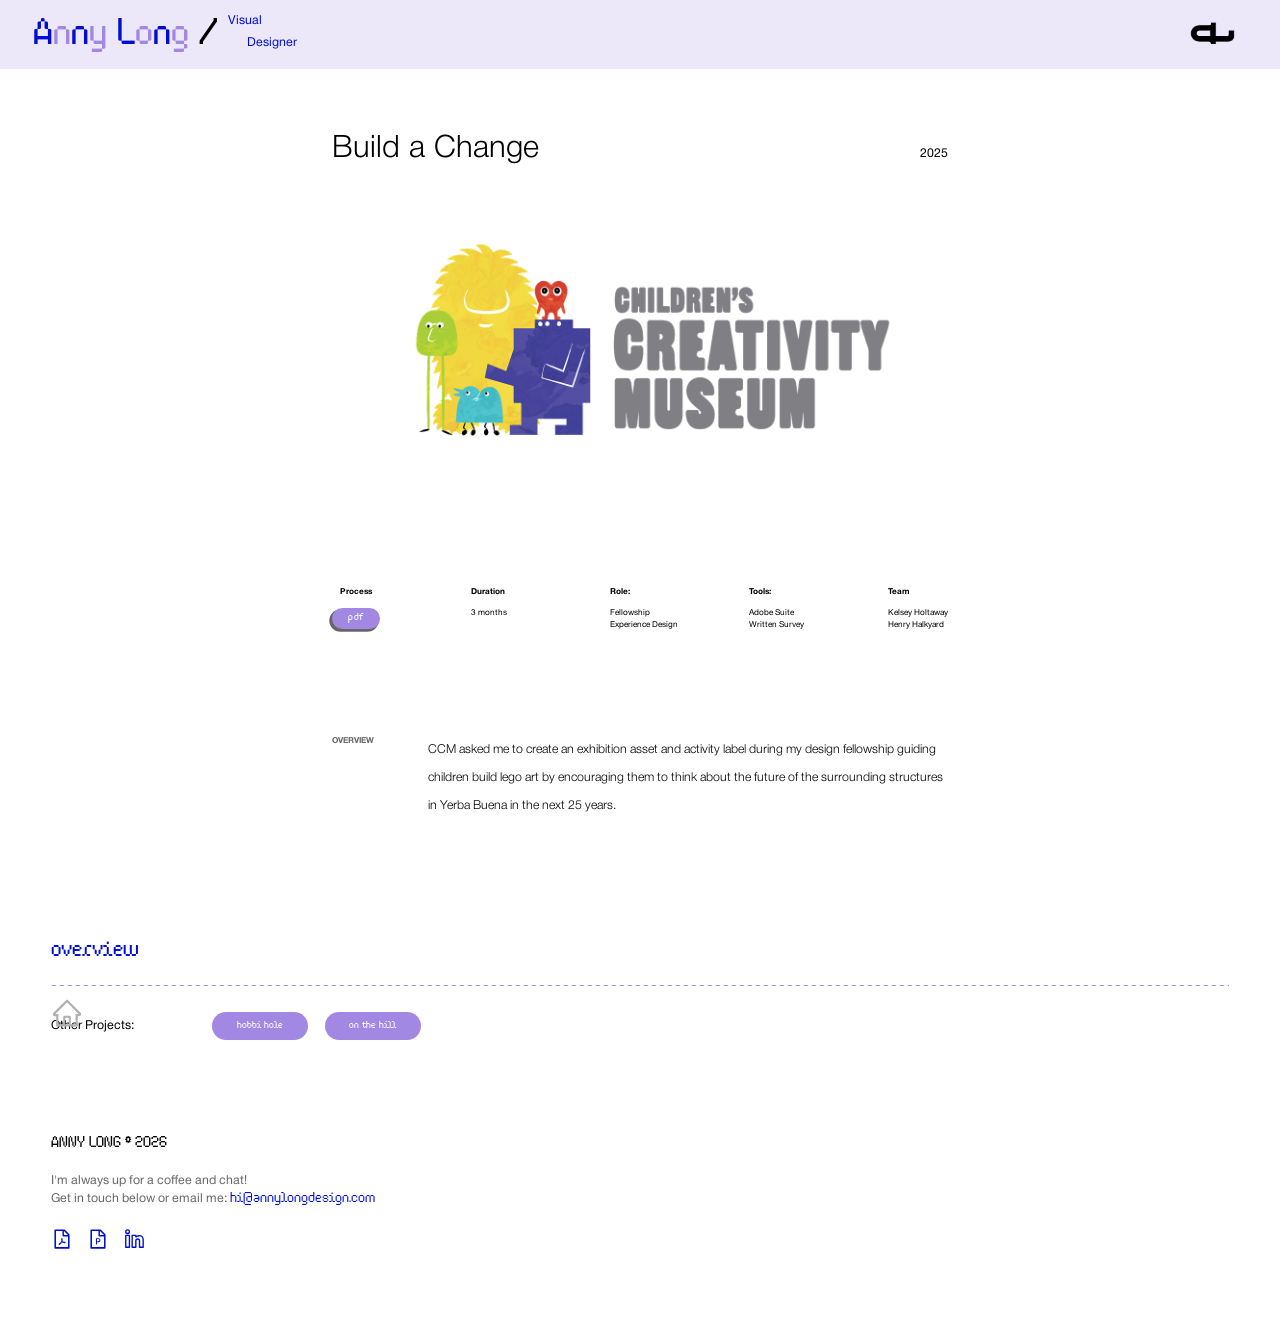
<file: case_studies/build_a_change.html>
<html>
<head>
	<title>Build a Change — Anny Long</title>
	<meta charset="utf-8" />
	<meta name="viewport" content="width=device-width, initial-scale=1, user-scalable=no" />
	<link rel="stylesheet" href="../assets/css/main.css?v=33">
	<link rel="stylesheet" href="../assets/css/case-study.css?v=210">
</head>
<body class="case-study-page cs-layout cs-case-refresh build-a-change-page" id="top">
	<div id="header">
		<a href="../index.html" id="header-container">
			<h1 id="name" class="hogi-black txt-lg spc-7-5">
				<span class="main-accent">A</span><span class="secondary-accent">n</span><span class="main-accent">n</span><span class="secondary-accent">y</span><span class="main-accent"> </span><span class="main-accent">L</span><span class="secondary-accent">o</span><span class="main-accent">n</span><span class="secondary-accent">g</span>
			</h1>
			<p id="slash" class="hogi-black txt-lg">/</p>
			<div id="header-subtext-container" class="helv-reg txt-md spc-10 main-accent">
				<p id="header-subtext-1">Visual</p>
				<p id="header-subtext-2">Designer</p>
			</div>
		</a>
		<div id="menu-btn">
			<a href="../index.html"><img id="monogram" src="../assets/image/monogram.png" alt="Anny Long Monogram" height="100px" /></a>
		</div>
	</div>
	<div id="content">
		<div class="case-study-layout cs-hero-cover cs-standard">
			<nav class="case-study-toc" aria-label="Table of contents">
				<a href="#overview" class="case-study-toc-link hogi-black txt-md spc-5 is-active">overview</a>
				<div class="case-study-toc-actions">
					<a href="../index.html" class="case-study-toc-icon" aria-label="home">
						<svg viewBox="0 0 1024 1024" xmlns="http://www.w3.org/2000/svg" aria-hidden="true"><path fill="currentColor" d="M946.5 505L560.1 118.8l-25.9-25.9a31.5 31.5 0 0 0-44.4 0L77.5 505a63.9 63.9 0 0 0-18.8 46c.4 35.2 29.7 63.3 64.9 63.3h42.5V940h691.8V614.3h43.4c17.1 0 33.2-6.7 45.3-18.8a63.6 63.6 0 0 0 18.7-45.3c0-17-6.7-33.1-18.8-45.2M568 868H456V664h112zm217.9-325.7V868H632V640c0-22.1-17.9-40-40-40H432c-22.1 0-40 17.9-40 40v228H238.1V542.3h-96l370-369.7l23.1 23.1L882 542.3z"/></svg>
						<span class="case-study-toc-icon-label hogi-black txt-md spc-5">home</span>
					</a>
				</div>
			</nav>
			<article class="case-study-article">
				<section id="overview" class="case-study-section">
					<div class="cs-column">
						<div class="cs-hero-head">
							<h1 class="case-study-heading helv-lite txt-xl spc-3 black-text">Build a Change</h1>
							<p class="cs-year helv-reg txt-md spc-3 black-text">2025</p>
						</div>
						<img class="case-study-cover" src="../assets/image/build_a_change/thumb.png" alt="LEGO city display with a postcard that reads This is a lego city" />
						<dl class="cs-project-meta">
							<div class="cs-project-meta-item cs-project-meta-item--process">
								<dt class="helv-bold txt-sm spc-5">Process</dt>
								<dd><a class="cs-pdf-btn hogi-black txt-sm spc-5" href="#">pdf</a></dd>
							</div>
							<div class="cs-project-meta-item cs-project-meta-item--duration">
								<dt class="helv-bold txt-sm spc-5">Duration</dt>
								<dd class="helv-reg txt-sm spc-5">3 months</dd>
							</div>
							<div class="cs-project-meta-item cs-project-meta-item--role">
								<dt class="helv-bold txt-sm spc-5">Role:</dt>
								<dd class="helv-reg txt-sm spc-5">Fellowship<br>Experience Design</dd>
							</div>
							<div class="cs-project-meta-item cs-project-meta-item--tools">
								<dt class="helv-bold txt-sm spc-5">Tools:</dt>
								<dd class="helv-reg txt-sm spc-5">Adobe Suite<br>Written Survey</dd>
							</div>
							<div class="cs-project-meta-item cs-project-meta-item--team">
								<dt class="helv-bold txt-sm spc-5">Team</dt>
								<dd class="helv-reg txt-sm spc-5">Kelsey Holtaway<br>Henry Halkyard</dd>
							</div>
						</dl>
						<div class="cs-overview-block">
							<h2 class="case-study-heading helv-bold txt-sm spc-5">OVERVIEW</h2>
							<p class="cs-lede helv-lite txt-md spc-0 black-text">CCM asked me to create an exhibition asset and activity label during my design fellowship guiding children build lego art by encouraging them to think about the future of the surrounding structures in Yerba Buena in the next 25 years.</p>
						</div>
					</div>
				</section>
			</article>
		</div>
	</div>
	<section class="cs-end" aria-label="Other projects and contact">
		<div class="cs-end-rule" aria-hidden="true"></div>
		<div class="cs-end-inner">
			<div class="cs-end-projects">
				<p class="cs-end-projects-label helv-reg txt-md spc-5">Other Projects:</p>
				<div class="cs-end-project-links">
					<a class="cs-end-project-btn hogi-black txt-sm spc-3" href="hobbi_hole.html">hobbi hole</a>
					<a class="cs-end-project-btn hogi-black txt-sm spc-3" href="on_the_hill.html">on the hill</a>
				</div>
			</div>
			<p class="cs-end-mark hogi-black txt-md spc-5">ANNY LONG * 2026</p>
			<p class="cs-end-chat helv-reg txt-md spc-5">I'm always up for a coffee and chat!</p>
			<p class="cs-end-chat helv-reg txt-md spc-5">Get in touch below or email me: <a class="hogi-bold txt-md spc-5" href="mailto:hi@annylongdesign.com">hi@annylongdesign.com</a></p>
			<div class="cs-end-files cs-end-contact-row">
				<a class="cs-end-icon" href="../assets/file/Anny_Long_Resume_2026.pdf" target="_blank" rel="noopener noreferrer" aria-label="resume">
					<svg viewBox="0 0 1024 1024" xmlns="http://www.w3.org/2000/svg" aria-hidden="true"><path fill="currentColor" d="m531.3 574.4l.3-1.4c5.8-23.9 13.1-53.7 7.4-80.7c-3.8-21.3-19.5-29.6-32.9-30.2c-15.8-.7-29.9 8.3-33.4 21.4c-6.6 24-.7 56.8 10.1 98.6c-13.6 32.4-35.3 79.5-51.2 107.5c-29.6 15.3-69.3 38.9-75.2 68.7c-1.2 5.5.2 12.5 3.5 18.8c3.7 7 9.6 12.4 16.5 15c3 1.1 6.6 2 10.8 2c17.6 0 46.1-14.2 84.1-79.4c5.8-1.9 11.8-3.9 17.6-5.9c27.2-9.2 55.4-18.8 80.9-23.1c28.2 15.1 60.3 24.8 82.1 24.8c21.6 0 30.1-12.8 33.3-20.5c5.6-13.5 2.9-30.5-6.2-39.6c-13.2-13-45.3-16.4-95.3-10.2c-24.6-15-40.7-35.4-52.4-65.8M421.6 726.3c-13.9 20.2-24.4 30.3-30.1 34.7c6.7-12.3 19.8-25.3 30.1-34.7m87.6-235.5c5.2 8.9 4.5 35.8.5 49.4c-4.9-19.9-5.6-48.1-2.7-51.4c.8.1 1.5.7 2.2 2m-1.6 120.5c10.7 18.5 24.2 34.4 39.1 46.2c-21.6 4.9-41.3 13-58.9 20.2c-4.2 1.7-8.3 3.4-12.3 5c13.3-24.1 24.4-51.4 32.1-71.4m155.6 65.5c.1.2.2.5-.4.9h-.2l-.2.3c-.8.5-9 5.3-44.3-8.6c40.6-1.9 45 7.3 45.1 7.4m191.4-388.2L639.4 73.4c-6-6-14.1-9.4-22.6-9.4H192c-17.7 0-32 14.3-32 32v832c0 17.7 14.3 32 32 32h640c17.7 0 32-14.3 32-32V311.3c0-8.5-3.4-16.7-9.4-22.7M790.2 326H602V137.8zm1.8 562H232V136h302v216a42 42 0 0 0 42 42h216z"/></svg>
				</a>
				<a class="cs-end-icon" href="#" aria-label="portfolio">
					<svg viewBox="0 0 1024 1024" xmlns="http://www.w3.org/2000/svg" aria-hidden="true"><path fill="currentColor" d="M424 476c-4.4 0-8 3.6-8 8v276c0 4.4 3.6 8 8 8h32.5c4.4 0 8-3.6 8-8v-95.5h63.3c59.4 0 96.2-38.9 96.2-94.1c0-54.5-36.3-94.3-96-94.3H424zm150.6 94.3c0 43.4-26.5 54.3-71.2 54.3h-38.9V516.2h56.2c33.8 0 53.9 19.7 53.9 54.1m280-281.7L639.4 73.4c-6-6-14.1-9.4-22.6-9.4H192c-17.7 0-32 14.3-32 32v832c0 17.7 14.3 32 32 32h640c17.7 0 32-14.3 32-32V311.3c0-8.5-3.4-16.7-9.4-22.7M790.2 326H602V137.8zm1.8 562H232V136h302v216a42 42 0 0 0 42 42h216z"/></svg>
				</a>
				<a class="cs-end-icon" href="https://www.linkedin.com/in/annylong" target="_blank" rel="noopener noreferrer" aria-label="linkedin">
					<svg viewBox="0 0 24 24" xmlns="http://www.w3.org/2000/svg" aria-hidden="true"><path fill="currentColor" fill-rule="evenodd" clip-rule="evenodd" d="M5 1.25a2.75 2.75 0 1 0 0 5.5a2.75 2.75 0 0 0 0-5.5M3.75 4a1.25 1.25 0 1 1 2.5 0a1.25 1.25 0 0 1-2.5 0m-1.5 4A.75.75 0 0 1 3 7.25h4a.75.75 0 0 1 .75.75v13a.75.75 0 0 1-.75.75H3a.75.75 0 0 1-.75-.75zm1.5.75v11.5h2.5V8.75zM9.25 8a.75.75 0 0 1 .75-.75h4a.75.75 0 0 1 .75.75v.434l.435-.187a7.8 7.8 0 0 1 2.358-.595C20.318 7.4 22.75 9.58 22.75 12.38V21a.75.75 0 0 1-.75.75h-4a.75.75 0 0 1-.75-.75v-7a1.25 1.25 0 0 0-2.5 0v7a.75.75 0 0 1-.75.75h-4a.75.75 0 0 1-.75-.75zm1.5.75v11.5h2.5V14a2.75 2.75 0 1 1 5.5 0v6.25h2.5v-7.87c0-1.904-1.661-3.408-3.57-3.234a6.3 6.3 0 0 0-1.904.48l-1.48.635a.75.75 0 0 1-1.046-.69V8.75z"/></svg>
				</a>
				<span class="cs-end-icon-captions" aria-hidden="true">
					<span class="cs-end-icon-caption helv-reg txt-md spc-5" data-for="resume">resume pdf</span>
					<span class="cs-end-icon-caption helv-reg txt-md spc-5" data-for="portfolio">portfolio pdf</span>
					<span class="cs-end-icon-caption helv-reg txt-md spc-5" data-for="linkedin">linkedin</span>
				</span>
			</div>
		</div>
		<div class="cs-end-bar" aria-hidden="true"></div>
	</section>
	<footer>
		<div id="footer-content">
			<div id="introduction" class="mobile-inactive">
				<svg id="asterisk-icon" width="21" height="25" viewBox="0 0 21 25" fill="none" xmlns="http://www.w3.org/2000/svg">
					<path fill-rule="evenodd" clip-rule="evenodd" d="M10.5 0C10.9641 0 11.4092 0.190601 11.7374 0.529874C12.0655 0.869147 12.2499 1.3293 12.2499 1.8091V9.20472L18.3098 5.21745C18.7015 4.9598 19.1761 4.87357 19.6294 4.97772C20.0826 5.08188 20.4772 5.36789 20.7264 5.77285C20.9756 6.1778 21.059 6.66853 20.9583 7.13706C20.8575 7.6056 20.5809 8.01357 20.1892 8.27122L13.7601 12.5009L20.1892 16.7306C20.5809 16.9882 20.8575 17.3962 20.9583 17.8647C21.059 18.3333 20.9756 18.824 20.7264 19.229C20.4772 19.6339 20.0826 19.9199 19.6294 20.0241C19.1761 20.1282 18.7015 20.042 18.3098 19.7844L12.2499 15.7971V23.1909C12.2499 23.6707 12.0655 24.1309 11.7374 24.4701C11.4092 24.8094 10.9641 25 10.5 25C10.0359 25 9.5908 24.8094 9.26263 24.4701C8.93446 24.1309 8.7501 23.6707 8.7501 23.1909V15.7971L2.69021 19.7844C2.49626 19.9119 2.2799 19.9988 2.05349 20.0399C1.82708 20.081 1.59505 20.0757 1.37064 20.0241C0.917441 19.9199 0.522823 19.6339 0.273601 19.229C0.150198 19.0284 0.0662055 18.8048 0.0264184 18.5707C-0.0133688 18.3366 -0.00817129 18.0967 0.041714 17.8647C0.142462 17.3962 0.419117 16.9882 0.810819 16.7306L7.23994 12.5009L0.810819 8.27122C0.616868 8.14364 0.449122 7.97782 0.317159 7.78322C0.185196 7.58862 0.0915994 7.36906 0.041714 7.13706C-0.00817129 6.90507 -0.0133688 6.66518 0.0264184 6.43111C0.0662055 6.19704 0.150198 5.97336 0.273601 5.77285C0.397003 5.57234 0.557399 5.39891 0.745629 5.26249C0.93386 5.12606 1.14624 5.02929 1.37064 4.97772C1.59505 4.92615 1.82708 4.92078 2.05349 4.96191C2.2799 5.00304 2.49626 5.08988 2.69021 5.21745L8.7501 9.20472V1.81091C8.7501 1.33111 8.93446 0.870956 9.26263 0.531683C9.5908 0.192411 10.0359 0 10.5 0Z" fill="#000ED3"/>
				</svg>
				<p id="desc" class="helv-reg txt-md spc-0 main-text mobile-inactive"><span class="helv-med black-text">Hello! I'm Anny Long,</span> an interdisciplinary designer interested in product, graphics and data visualization transforming the monotonous into dynamic design, and compulsive tinker of all things pixel. <span class="helv-med black-text">[ Currently based in San Francisco, CA ]</span></p>
			</div>
			<div id="links" class="mobile-inactive">
				<a href="../index.html" class="icon-link"><svg class="icon-svg" width="50" height="50" viewBox="0 0 50 50" fill="none" xmlns="http://www.w3.org/2000/svg"><path d="M23.915 14.5951C23.1083 14.5985 22.3267 14.315 21.7098 13.7952C21.0929 13.2754 20.681 12.5532 20.5475 11.7576L19.96 8.05009C19.9169 7.78389 19.7796 7.54203 19.5731 7.36858C19.3666 7.19513 19.1047 7.10162 18.835 7.10509H4.545C4.39705 7.10377 4.2503 7.13165 4.11314 7.18713C3.97598 7.2426 3.85111 7.32459 3.74568 7.42839C3.64026 7.5322 3.55634 7.65578 3.49874 7.79206C3.44113 7.92834 3.41098 8.07464 3.41 8.22259V41.7776C3.41098 41.9255 3.44113 42.0718 3.49874 42.2081C3.55634 42.3444 3.64026 42.468 3.74568 42.5718C3.85111 42.6756 3.97598 42.7576 4.11314 42.813C4.2503 42.8685 4.39705 42.8964 4.545 42.8951H45.455C46.08 42.8951 46.59 42.3951 46.59 41.7776V15.7126C46.589 15.5646 46.5589 15.4183 46.5013 15.2821C46.4437 15.1458 46.3597 15.0222 46.2543 14.9184C46.1489 14.8146 46.024 14.7326 45.8869 14.6771C45.7497 14.6216 45.6029 14.5938 45.455 14.5951H23.915ZM23.915 11.2401H45.455C47.965 11.2401 50 13.2401 50 15.7151V41.7751C50 44.2451 47.965 46.2476 45.455 46.2476H4.545C2.035 46.2501 0 44.2476 0 41.7751V8.22509C0 5.75009 2.035 3.75009 4.545 3.75009H18.835C19.9117 3.74333 20.9555 4.12073 21.7789 4.81448C22.6024 5.50823 23.1514 6.47286 23.3275 7.53509L23.915 11.2401Z" fill="#000ED3"/></svg><span class="popup-text hogi-black txt-md spc-7-5 main-accent">Portfolio PDF</span></a>
				<a href="../index.html" class="icon-link"><svg id="resume-icon" width="55" height="55" viewBox="0 0 55 55" fill="none" xmlns="http://www.w3.org/2000/svg"><path d="M35.4475 0L48.125 14.278V52.4975C48.1346 53.1505 47.8844 53.7807 47.4296 54.2494C46.9748 54.7181 46.3525 54.9871 45.6995 54.9973H9.3005C8.97691 54.9922 8.65748 54.9235 8.36045 54.795C8.06342 54.6665 7.79461 54.4808 7.56938 54.2484C7.34414 54.016 7.16689 53.7416 7.04775 53.4407C6.9286 53.1398 6.8699 52.8183 6.875 52.4948V2.5025C6.875 1.11925 7.96125 0 9.3005 0H35.4475ZM33.8415 3.751H10.516V51.249H44.484V17.4405H36.7043C34.7655 17.5175 33.2667 17.204 32.1942 16.357C30.9457 15.3725 30.4893 13.695 30.5497 11.4592V3.75925H33.8525L33.8415 3.751Z" fill="#000ED3"/></svg><span class="popup-text hogi-black txt-md spc-7-5 main-accent">Resume PDF</span></a>
				<a href="../about.html" class="icon-link"><svg width="50" height="50" viewBox="0 0 50 50" fill="none" xmlns="http://www.w3.org/2000/svg"><path d="M25 0C38.8075 0 50 11.1925 50 25C50 38.8075 38.8075 50 25 50C11.1925 50 0 38.8075 0 25C0 11.1925 11.1925 0 25 0Z" fill="#000ED3"/></svg><span class="popup-text hogi-black txt-md spc-7-5 main-accent">About Me</span></a>
			</div>
		</div>
		<p id="copyright" class="helv-reg txt-xs spc-20 main-text">Copyright © 2026 Anny Long. All rights reserved.</p>
	</footer>
	<script src="../assets/js/nav-menu.js"></script>
	<script src="../assets/js/case-study.js?v=23"></script>
</body>
</html>
</file>
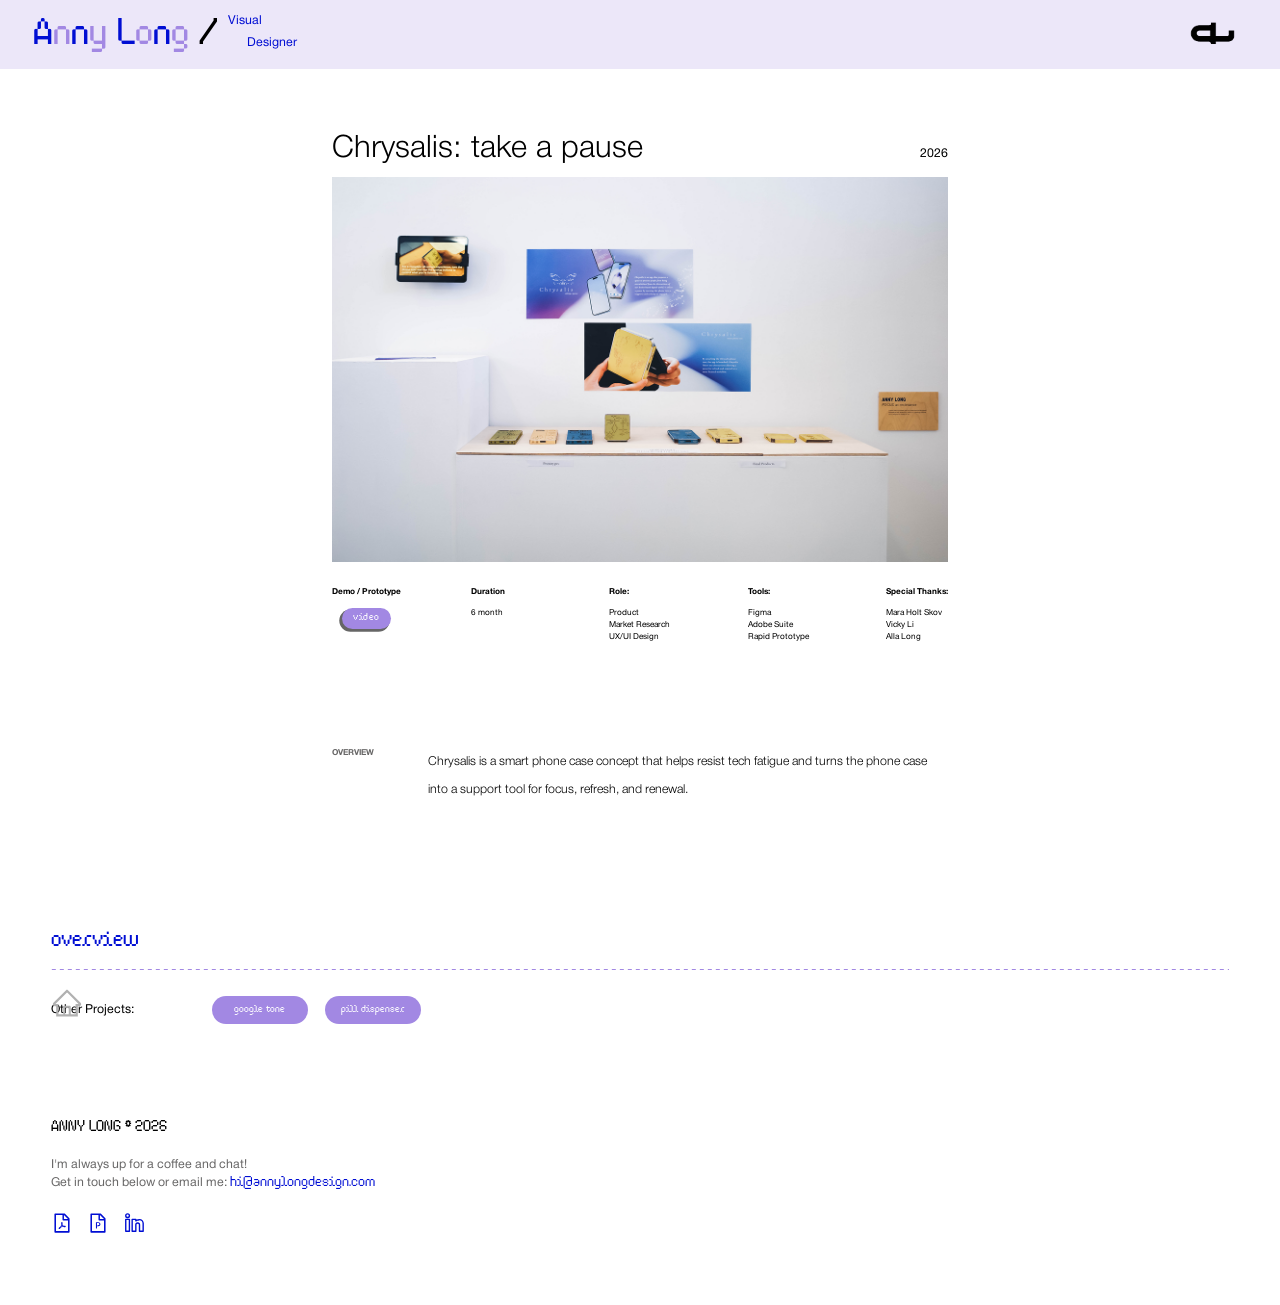
<file: case_studies/chrysalis.html>
<html>
<head>
	<title>Chrysalis — Anny Long</title>
	<meta charset="utf-8" />
	<meta name="viewport" content="width=device-width, initial-scale=1, user-scalable=no" />
	<link rel="stylesheet" href="../assets/css/main.css?v=33">
	<link rel="stylesheet" href="../assets/css/case-study.css?v=210">
</head>
<body class="case-study-page cs-layout cs-case-refresh chrysalis-page" id="top">
	<div id="header">
		<a href="../index.html" id="header-container">
			<h1 id="name" class="hogi-black txt-lg spc-7-5">
				<span class="main-accent">A</span><span class="secondary-accent">n</span><span class="main-accent">n</span><span class="secondary-accent">y</span><span class="main-accent"> </span><span class="main-accent">L</span><span class="secondary-accent">o</span><span class="main-accent">n</span><span class="secondary-accent">g</span>
			</h1>
			<p id="slash" class="hogi-black txt-lg">/</p>
			<div id="header-subtext-container" class="helv-reg txt-md spc-10 main-accent">
				<p id="header-subtext-1">Visual</p>
				<p id="header-subtext-2">Designer</p>
			</div>
		</a>
		<div id="menu-btn">
			<a href="../index.html"><img id="monogram" src="../assets/image/monogram.png" alt="Anny Long Monogram" height="100px" /></a>
		</div>
	</div>
	<div id="content">
		<div class="case-study-layout cs-hero-cover cs-standard">
			<nav class="case-study-toc" aria-label="Table of contents">
				<a href="#overview" class="case-study-toc-link hogi-black txt-md spc-5 is-active">overview</a>
				<div class="case-study-toc-actions">
					<a href="../index.html" class="case-study-toc-icon" aria-label="home">
						<svg viewBox="0 0 1024 1024" xmlns="http://www.w3.org/2000/svg" aria-hidden="true"><path fill="currentColor" d="M946.5 505L560.1 118.8l-25.9-25.9a31.5 31.5 0 0 0-44.4 0L77.5 505a63.9 63.9 0 0 0-18.8 46c.4 35.2 29.7 63.3 64.9 63.3h42.5V940h691.8V614.3h43.4c17.1 0 33.2-6.7 45.3-18.8a63.6 63.6 0 0 0 18.7-45.3c0-17-6.7-33.1-18.8-45.2M568 868H456V664h112zm217.9-325.7V868H632V640c0-22.1-17.9-40-40-40H432c-22.1 0-40 17.9-40 40v228H238.1V542.3h-96l370-369.7l23.1 23.1L882 542.3z"/></svg>
						<span class="case-study-toc-icon-label hogi-black txt-md spc-5">home</span>
					</a>
				</div>
			</nav>
			<article class="case-study-article">
				<section id="overview" class="case-study-section">
					<div class="cs-column">
						<div class="cs-hero-head">
							<h1 class="case-study-heading helv-lite txt-xl spc-3 black-text">Chrysalis: take a pause</h1>
							<p class="cs-year helv-reg txt-md spc-3 black-text">2026</p>
						</div>
						<img class="case-study-cover" src="../assets/image/chrysalis/cover_photo.png" alt="Chrysalis exhibition with phone-case prototypes on a table and wall graphics" />
						<dl class="cs-project-meta">
							<div class="cs-project-meta-item cs-project-meta-item--process">
								<dt class="helv-bold txt-sm spc-5">Demo / Prototype</dt>
								<dd><a class="cs-pdf-btn hogi-black txt-sm spc-5" href="../assets/image/chrysalis/preview.mp4" target="_blank" rel="noopener noreferrer">video</a></dd>
							</div>
							<div class="cs-project-meta-item cs-project-meta-item--duration">
								<dt class="helv-bold txt-sm spc-5">Duration</dt>
								<dd class="helv-reg txt-sm spc-5">6 month</dd>
							</div>
							<div class="cs-project-meta-item cs-project-meta-item--role">
								<dt class="helv-bold txt-sm spc-5">Role:</dt>
								<dd class="helv-reg txt-sm spc-5">Product<br>Market Research<br>UX/UI Design</dd>
							</div>
							<div class="cs-project-meta-item cs-project-meta-item--tools">
								<dt class="helv-bold txt-sm spc-5">Tools:</dt>
								<dd class="helv-reg txt-sm spc-5">Figma<br>Adobe Suite<br>Rapid Prototype</dd>
							</div>
							<div class="cs-project-meta-item cs-project-meta-item--team">
								<dt class="helv-bold txt-sm spc-5">Special Thanks:</dt>
								<dd class="helv-reg txt-sm spc-5">Mara Holt Skov<br>Vicky Li<br>Alla Long</dd>
							</div>
						</dl>
						<div class="cs-overview-block">
							<h2 class="case-study-heading helv-bold txt-sm spc-5">OVERVIEW</h2>
							<p class="cs-lede helv-lite txt-md spc-0 black-text">Chrysalis is a smart phone case concept that helps resist tech fatigue and turns the phone case into a support tool for focus, refresh, and renewal.</p>
						</div>
					</div>
				</section>
			</article>
		</div>
	</div>
	<section class="cs-end" aria-label="Other projects and contact">
		<div class="cs-end-rule" aria-hidden="true"></div>
		<div class="cs-end-inner">
			<div class="cs-end-projects">
				<p class="cs-end-projects-label helv-reg txt-md spc-5">Other Projects:</p>
				<div class="cs-end-project-links">
					<a class="cs-end-project-btn hogi-black txt-sm spc-3" href="google_tone.html">google tone</a>
					<a class="cs-end-project-btn hogi-black txt-sm spc-3" href="ai_voice_pill_dispenser.html">pill dispenser</a>
				</div>
			</div>
			<p class="cs-end-mark hogi-black txt-md spc-5">ANNY LONG * 2026</p>
			<p class="cs-end-chat helv-reg txt-md spc-5">I'm always up for a coffee and chat!</p>
			<p class="cs-end-chat helv-reg txt-md spc-5">Get in touch below or email me: <a class="hogi-bold txt-md spc-5" href="mailto:hi@annylongdesign.com">hi@annylongdesign.com</a></p>
			<div class="cs-end-files cs-end-contact-row">
				<a class="cs-end-icon" href="../assets/file/Anny_Long_Resume_2026.pdf" target="_blank" rel="noopener noreferrer" aria-label="resume">
					<svg viewBox="0 0 1024 1024" xmlns="http://www.w3.org/2000/svg" aria-hidden="true"><path fill="currentColor" d="m531.3 574.4l.3-1.4c5.8-23.9 13.1-53.7 7.4-80.7c-3.8-21.3-19.5-29.6-32.9-30.2c-15.8-.7-29.9 8.3-33.4 21.4c-6.6 24-.7 56.8 10.1 98.6c-13.6 32.4-35.3 79.5-51.2 107.5c-29.6 15.3-69.3 38.9-75.2 68.7c-1.2 5.5.2 12.5 3.5 18.8c3.7 7 9.6 12.4 16.5 15c3 1.1 6.6 2 10.8 2c17.6 0 46.1-14.2 84.1-79.4c5.8-1.9 11.8-3.9 17.6-5.9c27.2-9.2 55.4-18.8 80.9-23.1c28.2 15.1 60.3 24.8 82.1 24.8c21.6 0 30.1-12.8 33.3-20.5c5.6-13.5 2.9-30.5-6.2-39.6c-13.2-13-45.3-16.4-95.3-10.2c-24.6-15-40.7-35.4-52.4-65.8M421.6 726.3c-13.9 20.2-24.4 30.3-30.1 34.7c6.7-12.3 19.8-25.3 30.1-34.7m87.6-235.5c5.2 8.9 4.5 35.8.5 49.4c-4.9-19.9-5.6-48.1-2.7-51.4c.8.1 1.5.7 2.2 2m-1.6 120.5c10.7 18.5 24.2 34.4 39.1 46.2c-21.6 4.9-41.3 13-58.9 20.2c-4.2 1.7-8.3 3.4-12.3 5c13.3-24.1 24.4-51.4 32.1-71.4m155.6 65.5c.1.2.2.5-.4.9h-.2l-.2.3c-.8.5-9 5.3-44.3-8.6c40.6-1.9 45 7.3 45.1 7.4m191.4-388.2L639.4 73.4c-6-6-14.1-9.4-22.6-9.4H192c-17.7 0-32 14.3-32 32v832c0 17.7 14.3 32 32 32h640c17.7 0 32-14.3 32-32V311.3c0-8.5-3.4-16.7-9.4-22.7M790.2 326H602V137.8zm1.8 562H232V136h302v216a42 42 0 0 0 42 42h216z"/></svg>
				</a>
				<a class="cs-end-icon" href="#" aria-label="portfolio">
					<svg viewBox="0 0 1024 1024" xmlns="http://www.w3.org/2000/svg" aria-hidden="true"><path fill="currentColor" d="M424 476c-4.4 0-8 3.6-8 8v276c0 4.4 3.6 8 8 8h32.5c4.4 0 8-3.6 8-8v-95.5h63.3c59.4 0 96.2-38.9 96.2-94.1c0-54.5-36.3-94.3-96-94.3H424zm150.6 94.3c0 43.4-26.5 54.3-71.2 54.3h-38.9V516.2h56.2c33.8 0 53.9 19.7 53.9 54.1m280-281.7L639.4 73.4c-6-6-14.1-9.4-22.6-9.4H192c-17.7 0-32 14.3-32 32v832c0 17.7 14.3 32 32 32h640c17.7 0 32-14.3 32-32V311.3c0-8.5-3.4-16.7-9.4-22.7M790.2 326H602V137.8zm1.8 562H232V136h302v216a42 42 0 0 0 42 42h216z"/></svg>
				</a>
				<a class="cs-end-icon" href="https://www.linkedin.com/in/annylong" target="_blank" rel="noopener noreferrer" aria-label="linkedin">
					<svg viewBox="0 0 24 24" xmlns="http://www.w3.org/2000/svg" aria-hidden="true"><path fill="currentColor" fill-rule="evenodd" clip-rule="evenodd" d="M5 1.25a2.75 2.75 0 1 0 0 5.5a2.75 2.75 0 0 0 0-5.5M3.75 4a1.25 1.25 0 1 1 2.5 0a1.25 1.25 0 0 1-2.5 0m-1.5 4A.75.75 0 0 1 3 7.25h4a.75.75 0 0 1 .75.75v13a.75.75 0 0 1-.75.75H3a.75.75 0 0 1-.75-.75zm1.5.75v11.5h2.5V8.75zM9.25 8a.75.75 0 0 1 .75-.75h4a.75.75 0 0 1 .75.75v.434l.435-.187a7.8 7.8 0 0 1 2.358-.595C20.318 7.4 22.75 9.58 22.75 12.38V21a.75.75 0 0 1-.75.75h-4a.75.75 0 0 1-.75-.75v-7a1.25 1.25 0 0 0-2.5 0v7a.75.75 0 0 1-.75.75h-4a.75.75 0 0 1-.75-.75zm1.5.75v11.5h2.5V14a2.75 2.75 0 1 1 5.5 0v6.25h2.5v-7.87c0-1.904-1.661-3.408-3.57-3.234a6.3 6.3 0 0 0-1.904.48l-1.48.635a.75.75 0 0 1-1.046-.69V8.75z"/></svg>
				</a>
				<span class="cs-end-icon-captions" aria-hidden="true">
					<span class="cs-end-icon-caption helv-reg txt-md spc-5" data-for="resume">resume pdf</span>
					<span class="cs-end-icon-caption helv-reg txt-md spc-5" data-for="portfolio">portfolio pdf</span>
					<span class="cs-end-icon-caption helv-reg txt-md spc-5" data-for="linkedin">linkedin</span>
				</span>
			</div>
		</div>
		<div class="cs-end-bar" aria-hidden="true"></div>
	</section>
	<footer>
		<div id="footer-content">
			<div id="introduction" class="mobile-inactive">
				<svg id="asterisk-icon" width="21" height="25" viewBox="0 0 21 25" fill="none" xmlns="http://www.w3.org/2000/svg">
					<path fill-rule="evenodd" clip-rule="evenodd" d="M10.5 0C10.9641 0 11.4092 0.190601 11.7374 0.529874C12.0655 0.869147 12.2499 1.3293 12.2499 1.8091V9.20472L18.3098 5.21745C18.7015 4.9598 19.1761 4.87357 19.6294 4.97772C20.0826 5.08188 20.4772 5.36789 20.7264 5.77285C20.9756 6.1778 21.059 6.66853 20.9583 7.13706C20.8575 7.6056 20.5809 8.01357 20.1892 8.27122L13.7601 12.5009L20.1892 16.7306C20.5809 16.9882 20.8575 17.3962 20.9583 17.8647C21.059 18.3333 20.9756 18.824 20.7264 19.229C20.4772 19.6339 20.0826 19.9199 19.6294 20.0241C19.1761 20.1282 18.7015 20.042 18.3098 19.7844L12.2499 15.7971V23.1909C12.2499 23.6707 12.0655 24.1309 11.7374 24.4701C11.4092 24.8094 10.9641 25 10.5 25C10.0359 25 9.5908 24.8094 9.26263 24.4701C8.93446 24.1309 8.7501 23.6707 8.7501 23.1909V15.7971L2.69021 19.7844C2.49626 19.9119 2.2799 19.9988 2.05349 20.0399C1.82708 20.081 1.59505 20.0757 1.37064 20.0241C0.917441 19.9199 0.522823 19.6339 0.273601 19.229C0.150198 19.0284 0.0662055 18.8048 0.0264184 18.5707C-0.0133688 18.3366 -0.00817129 18.0967 0.041714 17.8647C0.142462 17.3962 0.419117 16.9882 0.810819 16.7306L7.23994 12.5009L0.810819 8.27122C0.616868 8.14364 0.449122 7.97782 0.317159 7.78322C0.185196 7.58862 0.0915994 7.36906 0.041714 7.13706C-0.00817129 6.90507 -0.0133688 6.66518 0.0264184 6.43111C0.0662055 6.19704 0.150198 5.97336 0.273601 5.77285C0.397003 5.57234 0.557399 5.39891 0.745629 5.26249C0.93386 5.12606 1.14624 5.02929 1.37064 4.97772C1.59505 4.92615 1.82708 4.92078 2.05349 4.96191C2.2799 5.00304 2.49626 5.08988 2.69021 5.21745L8.7501 9.20472V1.81091C8.7501 1.33111 8.93446 0.870956 9.26263 0.531683C9.5908 0.192411 10.0359 0 10.5 0Z" fill="#000ED3"/>
				</svg>
				<p id="desc" class="helv-reg txt-md spc-0 main-text mobile-inactive"><span class="helv-med black-text">Hello! I'm Anny Long,</span> an interdisciplinary designer interested in product, graphics and data visualization transforming the monotonous into dynamic design, and compulsive tinker of all things pixel. <span class="helv-med black-text">[ Currently based in San Francisco, CA ]</span></p>
			</div>
			<div id="links" class="mobile-inactive">
				<a href="../index.html" class="icon-link"><svg class="icon-svg" width="50" height="50" viewBox="0 0 50 50" fill="none" xmlns="http://www.w3.org/2000/svg"><path d="M23.915 14.5951C23.1083 14.5985 22.3267 14.315 21.7098 13.7952C21.0929 13.2754 20.681 12.5532 20.5475 11.7576L19.96 8.05009C19.9169 7.78389 19.7796 7.54203 19.5731 7.36858C19.3666 7.19513 19.1047 7.10162 18.835 7.10509H4.545C4.39705 7.10377 4.2503 7.13165 4.11314 7.18713C3.97598 7.2426 3.85111 7.32459 3.74568 7.42839C3.64026 7.5322 3.55634 7.65578 3.49874 7.79206C3.44113 7.92834 3.41098 8.07464 3.41 8.22259V41.7776C3.41098 41.9255 3.44113 42.0718 3.49874 42.2081C3.55634 42.3444 3.64026 42.468 3.74568 42.5718C3.85111 42.6756 3.97598 42.7576 4.11314 42.813C4.2503 42.8685 4.39705 42.8964 4.545 42.8951H45.455C46.08 42.8951 46.59 42.3951 46.59 41.7776V15.7126C46.589 15.5646 46.5589 15.4183 46.5013 15.2821C46.4437 15.1458 46.3597 15.0222 46.2543 14.9184C46.1489 14.8146 46.024 14.7326 45.8869 14.6771C45.7497 14.6216 45.6029 14.5938 45.455 14.5951H23.915ZM23.915 11.2401H45.455C47.965 11.2401 50 13.2401 50 15.7151V41.7751C50 44.2451 47.965 46.2476 45.455 46.2476H4.545C2.035 46.2501 0 44.2476 0 41.7751V8.22509C0 5.75009 2.035 3.75009 4.545 3.75009H18.835C19.9117 3.74333 20.9555 4.12073 21.7789 4.81448C22.6024 5.50823 23.1514 6.47286 23.3275 7.53509L23.915 11.2401Z" fill="#000ED3"/></svg><span class="popup-text hogi-black txt-md spc-7-5 main-accent">Portfolio PDF</span></a>
				<a href="../index.html" class="icon-link"><svg id="resume-icon" width="55" height="55" viewBox="0 0 55 55" fill="none" xmlns="http://www.w3.org/2000/svg"><path d="M35.4475 0L48.125 14.278V52.4975C48.1346 53.1505 47.8844 53.7807 47.4296 54.2494C46.9748 54.7181 46.3525 54.9871 45.6995 54.9973H9.3005C8.97691 54.9922 8.65748 54.9235 8.36045 54.795C8.06342 54.6665 7.79461 54.4808 7.56938 54.2484C7.34414 54.016 7.16689 53.7416 7.04775 53.4407C6.9286 53.1398 6.8699 52.8183 6.875 52.4948V2.5025C6.875 1.11925 7.96125 0 9.3005 0H35.4475ZM33.8415 3.751H10.516V51.249H44.484V17.4405H36.7043C34.7655 17.5175 33.2667 17.204 32.1942 16.357C30.9457 15.3725 30.4893 13.695 30.5497 11.4592V3.75925H33.8525L33.8415 3.751Z" fill="#000ED3"/></svg><span class="popup-text hogi-black txt-md spc-7-5 main-accent">Resume PDF</span></a>
				<a href="../about.html" class="icon-link"><svg width="50" height="50" viewBox="0 0 50 50" fill="none" xmlns="http://www.w3.org/2000/svg"><path d="M25 0C38.8075 0 50 11.1925 50 25C50 38.8075 38.8075 50 25 50C11.1925 50 0 38.8075 0 25C0 11.1925 11.1925 0 25 0Z" fill="#000ED3"/></svg><span class="popup-text hogi-black txt-md spc-7-5 main-accent">About Me</span></a>
			</div>
		</div>
		<p id="copyright" class="helv-reg txt-xs spc-20 main-text">Copyright © 2026 Anny Long. All rights reserved.</p>
	</footer>
	<script src="../assets/js/nav-menu.js"></script>
	<script src="../assets/js/case-study.js?v=23"></script>
</body>
</html>
</file>
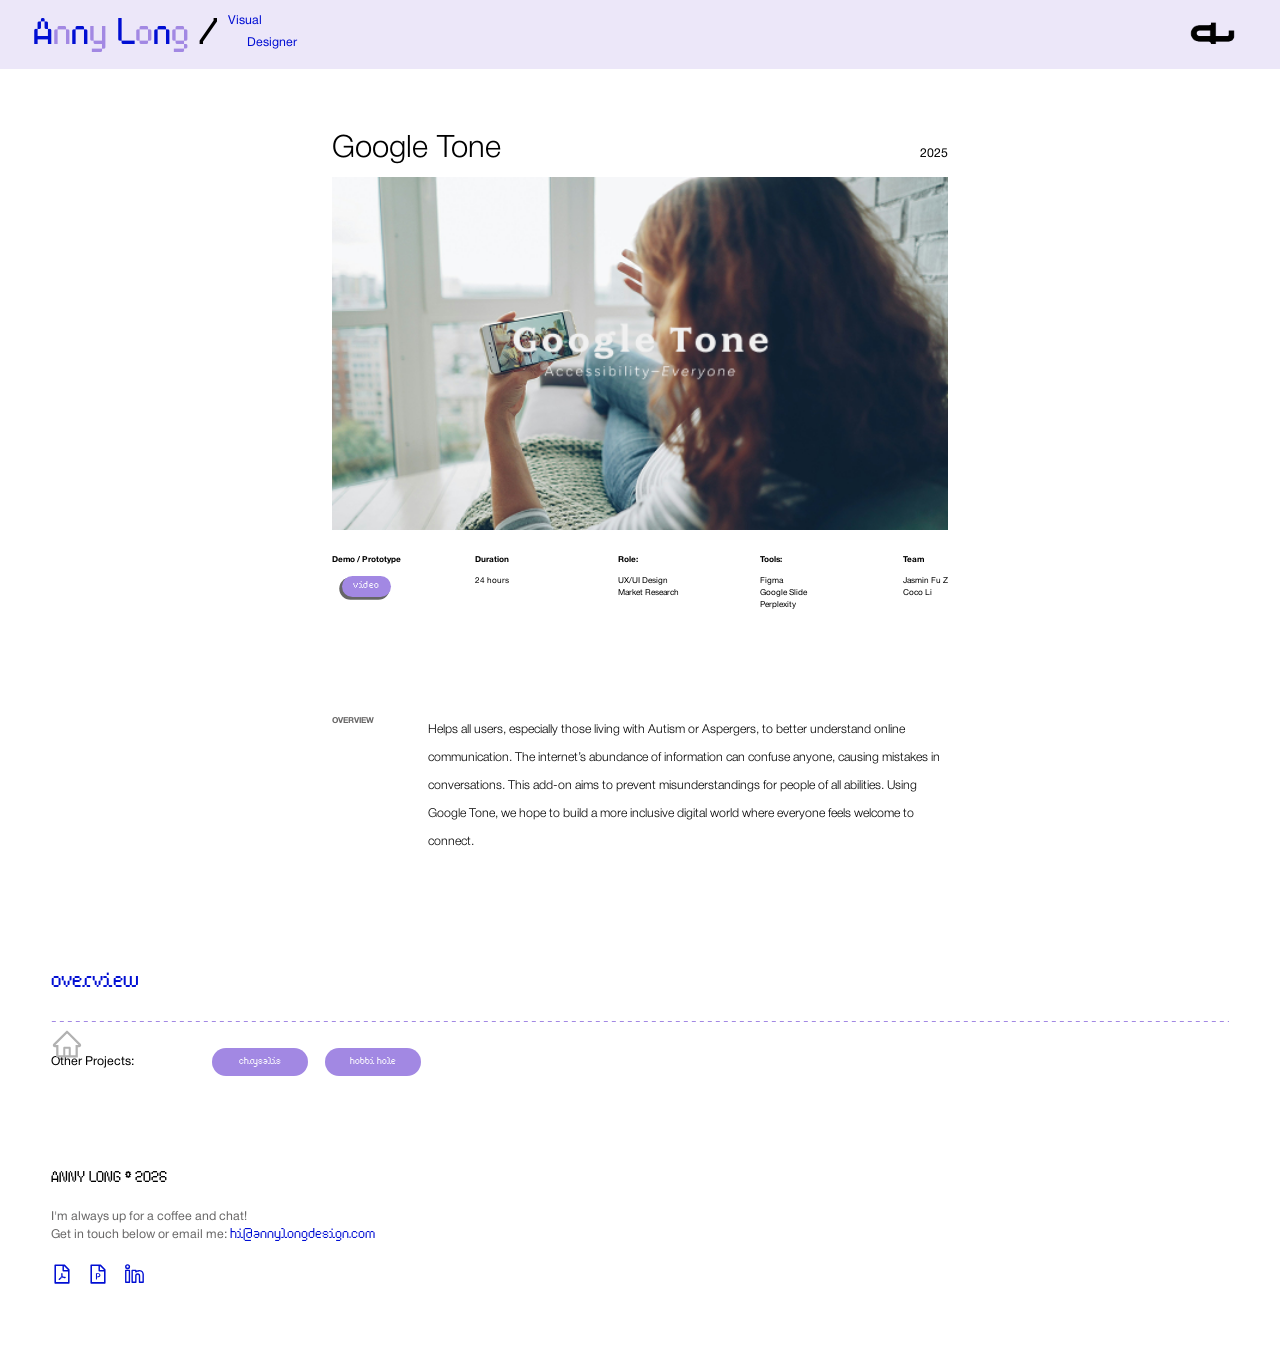
<file: case_studies/google_tone.html>
<html>
<head>
	<title>Google Tone — Anny Long</title>
	<meta charset="utf-8" />
	<meta name="viewport" content="width=device-width, initial-scale=1, user-scalable=no" />
	<link rel="stylesheet" href="../assets/css/main.css?v=33">
	<link rel="stylesheet" href="../assets/css/case-study.css?v=210">
</head>
<body class="case-study-page cs-layout cs-case-refresh google-tone-page" id="top">
	<div id="header">
		<a href="../index.html" id="header-container">
			<h1 id="name" class="hogi-black txt-lg spc-7-5">
				<span class="main-accent">A</span><span class="secondary-accent">n</span><span class="main-accent">n</span><span class="secondary-accent">y</span><span class="main-accent"> </span><span class="main-accent">L</span><span class="secondary-accent">o</span><span class="main-accent">n</span><span class="secondary-accent">g</span>
			</h1>
			<p id="slash" class="hogi-black txt-lg">/</p>
			<div id="header-subtext-container" class="helv-reg txt-md spc-10 main-accent">
				<p id="header-subtext-1">Visual</p>
				<p id="header-subtext-2">Designer</p>
			</div>
		</a>
		<div id="menu-btn">
			<a href="../index.html"><img id="monogram" src="../assets/image/monogram.png" alt="Anny Long Monogram" height="100px" /></a>
		</div>
	</div>
	<div id="content">
		<div class="case-study-layout cs-hero-cover cs-standard">
			<nav class="case-study-toc" aria-label="Table of contents">
				<a href="#overview" class="case-study-toc-link hogi-black txt-md spc-5 is-active">overview</a>
				<div class="case-study-toc-actions">
					<a href="../index.html" class="case-study-toc-icon" aria-label="home">
						<svg viewBox="0 0 1024 1024" xmlns="http://www.w3.org/2000/svg" aria-hidden="true"><path fill="currentColor" d="M946.5 505L560.1 118.8l-25.9-25.9a31.5 31.5 0 0 0-44.4 0L77.5 505a63.9 63.9 0 0 0-18.8 46c.4 35.2 29.7 63.3 64.9 63.3h42.5V940h691.8V614.3h43.4c17.1 0 33.2-6.7 45.3-18.8a63.6 63.6 0 0 0 18.7-45.3c0-17-6.7-33.1-18.8-45.2M568 868H456V664h112zm217.9-325.7V868H632V640c0-22.1-17.9-40-40-40H432c-22.1 0-40 17.9-40 40v228H238.1V542.3h-96l370-369.7l23.1 23.1L882 542.3z"/></svg>
						<span class="case-study-toc-icon-label hogi-black txt-md spc-5">home</span>
					</a>
				</div>
			</nav>
			<article class="case-study-article">
				<section id="overview" class="case-study-section">
					<div class="cs-column">
						<div class="cs-hero-head">
							<h1 class="case-study-heading helv-lite txt-xl spc-3 black-text">Google Tone</h1>
							<p class="cs-year helv-reg txt-md spc-3 black-text">2025</p>
						</div>
						<img class="case-study-cover" src="../assets/image/Google_tone_cover.png" alt="Person viewing a photo on a phone, with Google Tone title overlaid" />
						<dl class="cs-project-meta">
							<div class="cs-project-meta-item cs-project-meta-item--process">
								<dt class="helv-bold txt-sm spc-5">Demo / Prototype</dt>
								<dd><a class="cs-pdf-btn hogi-black txt-sm spc-5" href="../assets/image/googletone-preview.mp4" target="_blank" rel="noopener noreferrer">video</a></dd>
							</div>
							<div class="cs-project-meta-item cs-project-meta-item--duration">
								<dt class="helv-bold txt-sm spc-5">Duration</dt>
								<dd class="helv-reg txt-sm spc-5">24 hours</dd>
							</div>
							<div class="cs-project-meta-item cs-project-meta-item--role">
								<dt class="helv-bold txt-sm spc-5">Role:</dt>
								<dd class="helv-reg txt-sm spc-5">UX/UI Design<br>Market Research</dd>
							</div>
							<div class="cs-project-meta-item cs-project-meta-item--tools">
								<dt class="helv-bold txt-sm spc-5">Tools:</dt>
								<dd class="helv-reg txt-sm spc-5">Figma<br>Google Slide<br>Perplexity</dd>
							</div>
							<div class="cs-project-meta-item cs-project-meta-item--team">
								<dt class="helv-bold txt-sm spc-5">Team</dt>
								<dd class="helv-reg txt-sm spc-5">Jasmin Fu Z<br>Coco Li</dd>
							</div>
						</dl>
						<div class="cs-overview-block">
							<h2 class="case-study-heading helv-bold txt-sm spc-5">OVERVIEW</h2>
							<p class="cs-lede helv-lite txt-md spc-0 black-text">Helps all users, especially those living with Autism or Aspergers, to better understand online communication. The internet’s abundance of information can confuse anyone, causing mistakes in conversations. This add-on aims to prevent misunderstandings for people of all abilities. Using Google Tone, we hope to build a more inclusive digital world where everyone feels welcome to connect.</p>
						</div>
					</div>
				</section>
			</article>
		</div>
	</div>
	<section class="cs-end" aria-label="Other projects and contact">
		<div class="cs-end-rule" aria-hidden="true"></div>
		<div class="cs-end-inner">
			<div class="cs-end-projects">
				<p class="cs-end-projects-label helv-reg txt-md spc-5">Other Projects:</p>
				<div class="cs-end-project-links">
					<a class="cs-end-project-btn hogi-black txt-sm spc-3" href="chrysalis.html">chrysalis</a>
					<a class="cs-end-project-btn hogi-black txt-sm spc-3" href="hobbi_hole.html">hobbi hole</a>
				</div>
			</div>
			<p class="cs-end-mark hogi-black txt-md spc-5">ANNY LONG * 2026</p>
			<p class="cs-end-chat helv-reg txt-md spc-5">I'm always up for a coffee and chat!</p>
			<p class="cs-end-chat helv-reg txt-md spc-5">Get in touch below or email me: <a class="hogi-bold txt-md spc-5" href="mailto:hi@annylongdesign.com">hi@annylongdesign.com</a></p>
			<div class="cs-end-files cs-end-contact-row">
				<a class="cs-end-icon" href="../assets/file/Anny_Long_Resume_2026.pdf" target="_blank" rel="noopener noreferrer" aria-label="resume">
					<svg viewBox="0 0 1024 1024" xmlns="http://www.w3.org/2000/svg" aria-hidden="true"><path fill="currentColor" d="m531.3 574.4l.3-1.4c5.8-23.9 13.1-53.7 7.4-80.7c-3.8-21.3-19.5-29.6-32.9-30.2c-15.8-.7-29.9 8.3-33.4 21.4c-6.6 24-.7 56.8 10.1 98.6c-13.6 32.4-35.3 79.5-51.2 107.5c-29.6 15.3-69.3 38.9-75.2 68.7c-1.2 5.5.2 12.5 3.5 18.8c3.7 7 9.6 12.4 16.5 15c3 1.1 6.6 2 10.8 2c17.6 0 46.1-14.2 84.1-79.4c5.8-1.9 11.8-3.9 17.6-5.9c27.2-9.2 55.4-18.8 80.9-23.1c28.2 15.1 60.3 24.8 82.1 24.8c21.6 0 30.1-12.8 33.3-20.5c5.6-13.5 2.9-30.5-6.2-39.6c-13.2-13-45.3-16.4-95.3-10.2c-24.6-15-40.7-35.4-52.4-65.8M421.6 726.3c-13.9 20.2-24.4 30.3-30.1 34.7c6.7-12.3 19.8-25.3 30.1-34.7m87.6-235.5c5.2 8.9 4.5 35.8.5 49.4c-4.9-19.9-5.6-48.1-2.7-51.4c.8.1 1.5.7 2.2 2m-1.6 120.5c10.7 18.5 24.2 34.4 39.1 46.2c-21.6 4.9-41.3 13-58.9 20.2c-4.2 1.7-8.3 3.4-12.3 5c13.3-24.1 24.4-51.4 32.1-71.4m155.6 65.5c.1.2.2.5-.4.9h-.2l-.2.3c-.8.5-9 5.3-44.3-8.6c40.6-1.9 45 7.3 45.1 7.4m191.4-388.2L639.4 73.4c-6-6-14.1-9.4-22.6-9.4H192c-17.7 0-32 14.3-32 32v832c0 17.7 14.3 32 32 32h640c17.7 0 32-14.3 32-32V311.3c0-8.5-3.4-16.7-9.4-22.7M790.2 326H602V137.8zm1.8 562H232V136h302v216a42 42 0 0 0 42 42h216z"/></svg>
				</a>
				<a class="cs-end-icon" href="#" aria-label="portfolio">
					<svg viewBox="0 0 1024 1024" xmlns="http://www.w3.org/2000/svg" aria-hidden="true"><path fill="currentColor" d="M424 476c-4.4 0-8 3.6-8 8v276c0 4.4 3.6 8 8 8h32.5c4.4 0 8-3.6 8-8v-95.5h63.3c59.4 0 96.2-38.9 96.2-94.1c0-54.5-36.3-94.3-96-94.3H424zm150.6 94.3c0 43.4-26.5 54.3-71.2 54.3h-38.9V516.2h56.2c33.8 0 53.9 19.7 53.9 54.1m280-281.7L639.4 73.4c-6-6-14.1-9.4-22.6-9.4H192c-17.7 0-32 14.3-32 32v832c0 17.7 14.3 32 32 32h640c17.7 0 32-14.3 32-32V311.3c0-8.5-3.4-16.7-9.4-22.7M790.2 326H602V137.8zm1.8 562H232V136h302v216a42 42 0 0 0 42 42h216z"/></svg>
				</a>
				<a class="cs-end-icon" href="https://www.linkedin.com/in/annylong" target="_blank" rel="noopener noreferrer" aria-label="linkedin">
					<svg viewBox="0 0 24 24" xmlns="http://www.w3.org/2000/svg" aria-hidden="true"><path fill="currentColor" fill-rule="evenodd" clip-rule="evenodd" d="M5 1.25a2.75 2.75 0 1 0 0 5.5a2.75 2.75 0 0 0 0-5.5M3.75 4a1.25 1.25 0 1 1 2.5 0a1.25 1.25 0 0 1-2.5 0m-1.5 4A.75.75 0 0 1 3 7.25h4a.75.75 0 0 1 .75.75v13a.75.75 0 0 1-.75.75H3a.75.75 0 0 1-.75-.75zm1.5.75v11.5h2.5V8.75zM9.25 8a.75.75 0 0 1 .75-.75h4a.75.75 0 0 1 .75.75v.434l.435-.187a7.8 7.8 0 0 1 2.358-.595C20.318 7.4 22.75 9.58 22.75 12.38V21a.75.75 0 0 1-.75.75h-4a.75.75 0 0 1-.75-.75v-7a1.25 1.25 0 0 0-2.5 0v7a.75.75 0 0 1-.75.75h-4a.75.75 0 0 1-.75-.75zm1.5.75v11.5h2.5V14a2.75 2.75 0 1 1 5.5 0v6.25h2.5v-7.87c0-1.904-1.661-3.408-3.57-3.234a6.3 6.3 0 0 0-1.904.48l-1.48.635a.75.75 0 0 1-1.046-.69V8.75z"/></svg>
				</a>
				<span class="cs-end-icon-captions" aria-hidden="true">
					<span class="cs-end-icon-caption helv-reg txt-md spc-5" data-for="resume">resume pdf</span>
					<span class="cs-end-icon-caption helv-reg txt-md spc-5" data-for="portfolio">portfolio pdf</span>
					<span class="cs-end-icon-caption helv-reg txt-md spc-5" data-for="linkedin">linkedin</span>
				</span>
			</div>
		</div>
		<div class="cs-end-bar" aria-hidden="true"></div>
	</section>
	<footer>
		<div id="footer-content">
			<div id="introduction" class="mobile-inactive">
				<svg id="asterisk-icon" width="21" height="25" viewBox="0 0 21 25" fill="none" xmlns="http://www.w3.org/2000/svg">
					<path fill-rule="evenodd" clip-rule="evenodd" d="M10.5 0C10.9641 0 11.4092 0.190601 11.7374 0.529874C12.0655 0.869147 12.2499 1.3293 12.2499 1.8091V9.20472L18.3098 5.21745C18.7015 4.9598 19.1761 4.87357 19.6294 4.97772C20.0826 5.08188 20.4772 5.36789 20.7264 5.77285C20.9756 6.1778 21.059 6.66853 20.9583 7.13706C20.8575 7.6056 20.5809 8.01357 20.1892 8.27122L13.7601 12.5009L20.1892 16.7306C20.5809 16.9882 20.8575 17.3962 20.9583 17.8647C21.059 18.3333 20.9756 18.824 20.7264 19.229C20.4772 19.6339 20.0826 19.9199 19.6294 20.0241C19.1761 20.1282 18.7015 20.042 18.3098 19.7844L12.2499 15.7971V23.1909C12.2499 23.6707 12.0655 24.1309 11.7374 24.4701C11.4092 24.8094 10.9641 25 10.5 25C10.0359 25 9.5908 24.8094 9.26263 24.4701C8.93446 24.1309 8.7501 23.6707 8.7501 23.1909V15.7971L2.69021 19.7844C2.49626 19.9119 2.2799 19.9988 2.05349 20.0399C1.82708 20.081 1.59505 20.0757 1.37064 20.0241C0.917441 19.9199 0.522823 19.6339 0.273601 19.229C0.150198 19.0284 0.0662055 18.8048 0.0264184 18.5707C-0.0133688 18.3366 -0.00817129 18.0967 0.041714 17.8647C0.142462 17.3962 0.419117 16.9882 0.810819 16.7306L7.23994 12.5009L0.810819 8.27122C0.616868 8.14364 0.449122 7.97782 0.317159 7.78322C0.185196 7.58862 0.0915994 7.36906 0.041714 7.13706C-0.00817129 6.90507 -0.0133688 6.66518 0.0264184 6.43111C0.0662055 6.19704 0.150198 5.97336 0.273601 5.77285C0.397003 5.57234 0.557399 5.39891 0.745629 5.26249C0.93386 5.12606 1.14624 5.02929 1.37064 4.97772C1.59505 4.92615 1.82708 4.92078 2.05349 4.96191C2.2799 5.00304 2.49626 5.08988 2.69021 5.21745L8.7501 9.20472V1.81091C8.7501 1.33111 8.93446 0.870956 9.26263 0.531683C9.5908 0.192411 10.0359 0 10.5 0Z" fill="#000ED3"/>
				</svg>
				<p id="desc" class="helv-reg txt-md spc-0 main-text mobile-inactive"><span class="helv-med black-text">Hello! I'm Anny Long,</span> an interdisciplinary designer interested in product, graphics and data visualization transforming the monotonous into dynamic design, and compulsive tinker of all things pixel. <span class="helv-med black-text">[ Currently based in San Francisco, CA ]</span></p>
			</div>
			<div id="links" class="mobile-inactive">
				<a href="../index.html" class="icon-link"><svg class="icon-svg" width="50" height="50" viewBox="0 0 50 50" fill="none" xmlns="http://www.w3.org/2000/svg"><path d="M23.915 14.5951C23.1083 14.5985 22.3267 14.315 21.7098 13.7952C21.0929 13.2754 20.681 12.5532 20.5475 11.7576L19.96 8.05009C19.9169 7.78389 19.7796 7.54203 19.5731 7.36858C19.3666 7.19513 19.1047 7.10162 18.835 7.10509H4.545C4.39705 7.10377 4.2503 7.13165 4.11314 7.18713C3.97598 7.2426 3.85111 7.32459 3.74568 7.42839C3.64026 7.5322 3.55634 7.65578 3.49874 7.79206C3.44113 7.92834 3.41098 8.07464 3.41 8.22259V41.7776C3.41098 41.9255 3.44113 42.0718 3.49874 42.2081C3.55634 42.3444 3.64026 42.468 3.74568 42.5718C3.85111 42.6756 3.97598 42.7576 4.11314 42.813C4.2503 42.8685 4.39705 42.8964 4.545 42.8951H45.455C46.08 42.8951 46.59 42.3951 46.59 41.7776V15.7126C46.589 15.5646 46.5589 15.4183 46.5013 15.2821C46.4437 15.1458 46.3597 15.0222 46.2543 14.9184C46.1489 14.8146 46.024 14.7326 45.8869 14.6771C45.7497 14.6216 45.6029 14.5938 45.455 14.5951H23.915ZM23.915 11.2401H45.455C47.965 11.2401 50 13.2401 50 15.7151V41.7751C50 44.2451 47.965 46.2476 45.455 46.2476H4.545C2.035 46.2501 0 44.2476 0 41.7751V8.22509C0 5.75009 2.035 3.75009 4.545 3.75009H18.835C19.9117 3.74333 20.9555 4.12073 21.7789 4.81448C22.6024 5.50823 23.1514 6.47286 23.3275 7.53509L23.915 11.2401Z" fill="#000ED3"/></svg><span class="popup-text hogi-black txt-md spc-7-5 main-accent">Portfolio PDF</span></a>
				<a href="../index.html" class="icon-link"><svg id="resume-icon" width="55" height="55" viewBox="0 0 55 55" fill="none" xmlns="http://www.w3.org/2000/svg"><path d="M35.4475 0L48.125 14.278V52.4975C48.1346 53.1505 47.8844 53.7807 47.4296 54.2494C46.9748 54.7181 46.3525 54.9871 45.6995 54.9973H9.3005C8.97691 54.9922 8.65748 54.9235 8.36045 54.795C8.06342 54.6665 7.79461 54.4808 7.56938 54.2484C7.34414 54.016 7.16689 53.7416 7.04775 53.4407C6.9286 53.1398 6.8699 52.8183 6.875 52.4948V2.5025C6.875 1.11925 7.96125 0 9.3005 0H35.4475ZM33.8415 3.751H10.516V51.249H44.484V17.4405H36.7043C34.7655 17.5175 33.2667 17.204 32.1942 16.357C30.9457 15.3725 30.4893 13.695 30.5497 11.4592V3.75925H33.8525L33.8415 3.751Z" fill="#000ED3"/></svg><span class="popup-text hogi-black txt-md spc-7-5 main-accent">Resume PDF</span></a>
				<a href="../about.html" class="icon-link"><svg width="50" height="50" viewBox="0 0 50 50" fill="none" xmlns="http://www.w3.org/2000/svg"><path d="M25 0C38.8075 0 50 11.1925 50 25C50 38.8075 38.8075 50 25 50C11.1925 50 0 38.8075 0 25C0 11.1925 11.1925 0 25 0Z" fill="#000ED3"/></svg><span class="popup-text hogi-black txt-md spc-7-5 main-accent">About Me</span></a>
			</div>
		</div>
		<p id="copyright" class="helv-reg txt-xs spc-20 main-text">Copyright © 2026 Anny Long. All rights reserved.</p>
	</footer>
	<script src="../assets/js/nav-menu.js"></script>
	<script src="../assets/js/case-study.js?v=23"></script>
</body>
</html>
</file>
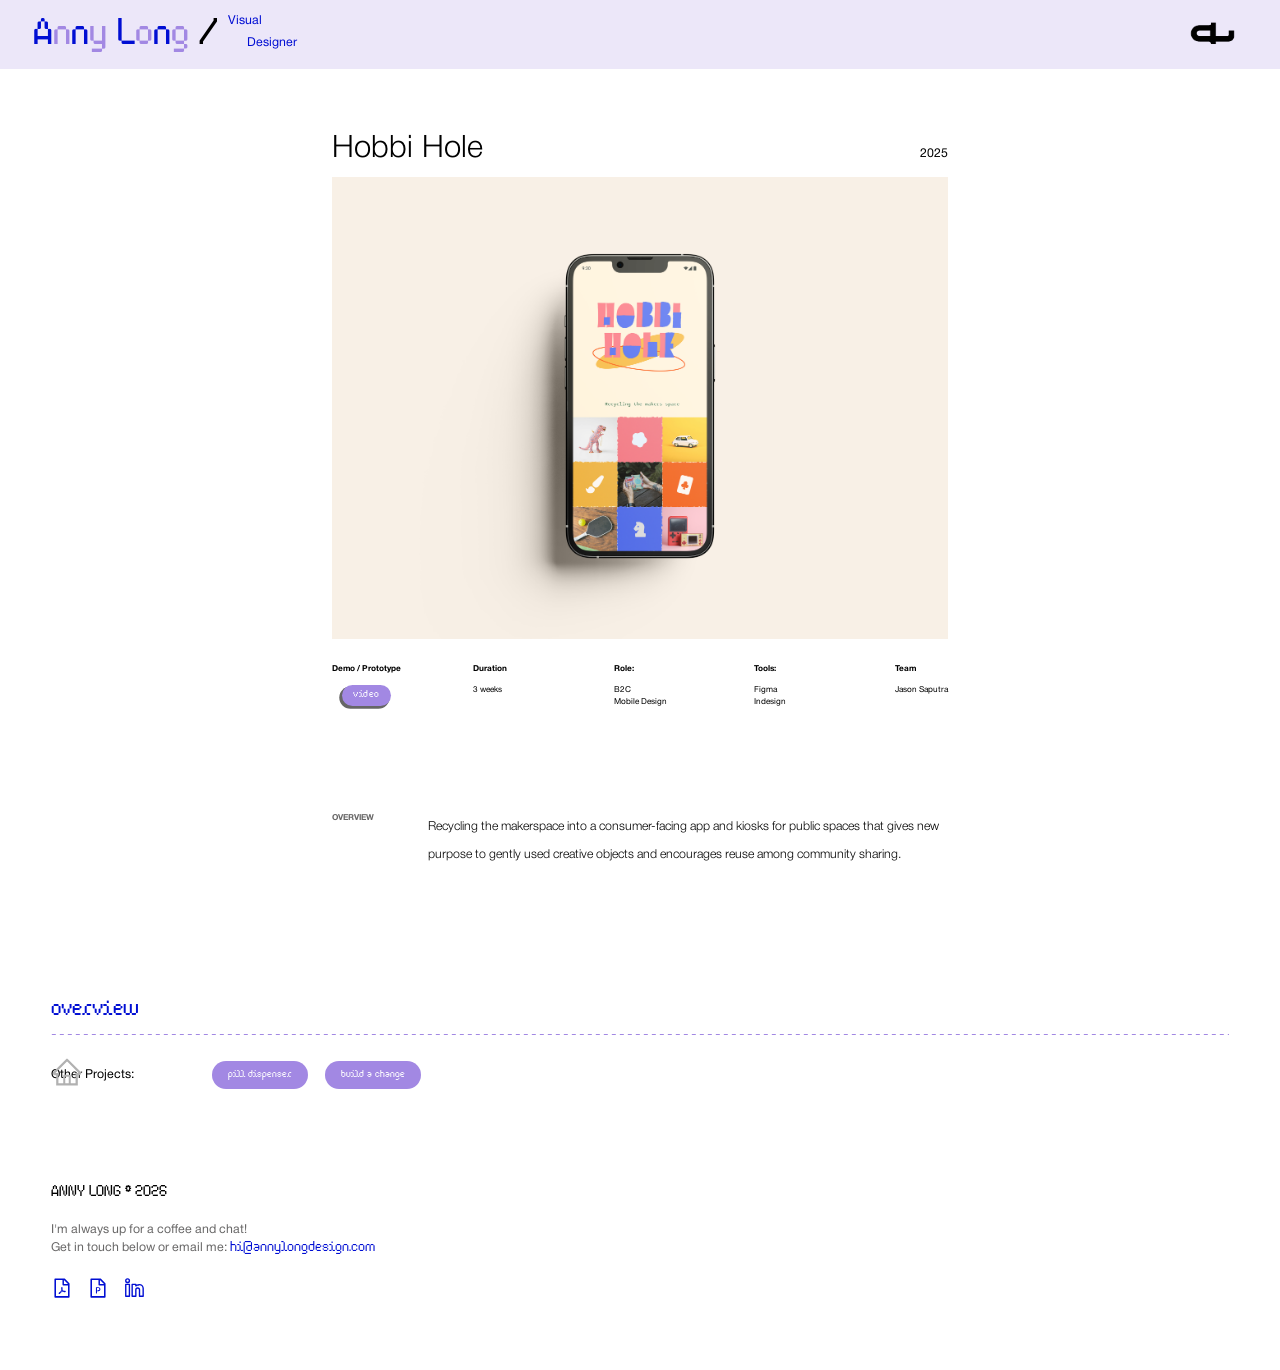
<file: case_studies/hobbi_hole.html>
<html>
<head>
	<title>Hobbi Hole — Anny Long</title>
	<meta charset="utf-8" />
	<meta name="viewport" content="width=device-width, initial-scale=1, user-scalable=no" />
	<link rel="stylesheet" href="../assets/css/main.css?v=33">
	<link rel="stylesheet" href="../assets/css/case-study.css?v=210">
</head>
<body class="case-study-page cs-layout cs-case-refresh hobbi-hole-page" id="top">
	<div id="header">
		<a href="../index.html" id="header-container">
			<h1 id="name" class="hogi-black txt-lg spc-7-5">
				<span class="main-accent">A</span><span class="secondary-accent">n</span><span class="main-accent">n</span><span class="secondary-accent">y</span><span class="main-accent"> </span><span class="main-accent">L</span><span class="secondary-accent">o</span><span class="main-accent">n</span><span class="secondary-accent">g</span>
			</h1>
			<p id="slash" class="hogi-black txt-lg">/</p>
			<div id="header-subtext-container" class="helv-reg txt-md spc-10 main-accent">
				<p id="header-subtext-1">Visual</p>
				<p id="header-subtext-2">Designer</p>
			</div>
		</a>
		<div id="menu-btn">
			<a href="../index.html"><img id="monogram" src="../assets/image/monogram.png" alt="Anny Long Monogram" height="100px" /></a>
		</div>
	</div>
	<div id="content">
		<div class="case-study-layout cs-hero-cover cs-standard">
			<nav class="case-study-toc" aria-label="Table of contents">
				<a href="#overview" class="case-study-toc-link hogi-black txt-md spc-5 is-active">overview</a>
				<div class="case-study-toc-actions">
					<a href="../index.html" class="case-study-toc-icon" aria-label="home">
						<svg viewBox="0 0 1024 1024" xmlns="http://www.w3.org/2000/svg" aria-hidden="true"><path fill="currentColor" d="M946.5 505L560.1 118.8l-25.9-25.9a31.5 31.5 0 0 0-44.4 0L77.5 505a63.9 63.9 0 0 0-18.8 46c.4 35.2 29.7 63.3 64.9 63.3h42.5V940h691.8V614.3h43.4c17.1 0 33.2-6.7 45.3-18.8a63.6 63.6 0 0 0 18.7-45.3c0-17-6.7-33.1-18.8-45.2M568 868H456V664h112zm217.9-325.7V868H632V640c0-22.1-17.9-40-40-40H432c-22.1 0-40 17.9-40 40v228H238.1V542.3h-96l370-369.7l23.1 23.1L882 542.3z"/></svg>
						<span class="case-study-toc-icon-label hogi-black txt-md spc-5">home</span>
					</a>
				</div>
			</nav>
			<article class="case-study-article">
				<section id="overview" class="case-study-section">
					<div class="cs-column">
						<div class="cs-hero-head">
							<h1 class="case-study-heading helv-lite txt-xl spc-3 black-text">Hobbi Hole</h1>
							<p class="cs-year helv-reg txt-md spc-3 black-text">2025</p>
						</div>
						<img class="case-study-cover" src="../assets/image/hobbi_hole/hobbi_hole_cover.png" alt="Hobbi Hole app on a phone, with a colorful grid of hobby objects" />
						<dl class="cs-project-meta">
							<div class="cs-project-meta-item cs-project-meta-item--process">
								<dt class="helv-bold txt-sm spc-5">Demo / Prototype</dt>
								<dd><a class="cs-pdf-btn hogi-black txt-sm spc-5" href="#">video</a></dd>
							</div>
							<div class="cs-project-meta-item cs-project-meta-item--duration">
								<dt class="helv-bold txt-sm spc-5">Duration</dt>
								<dd class="helv-reg txt-sm spc-5">3 weeks</dd>
							</div>
							<div class="cs-project-meta-item cs-project-meta-item--role">
								<dt class="helv-bold txt-sm spc-5">Role:</dt>
								<dd class="helv-reg txt-sm spc-5">B2C<br>Mobile Design</dd>
							</div>
							<div class="cs-project-meta-item cs-project-meta-item--tools">
								<dt class="helv-bold txt-sm spc-5">Tools:</dt>
								<dd class="helv-reg txt-sm spc-5">Figma<br>Indesign</dd>
							</div>
							<div class="cs-project-meta-item cs-project-meta-item--team">
								<dt class="helv-bold txt-sm spc-5">Team</dt>
								<dd class="helv-reg txt-sm spc-5">Jason Saputra</dd>
							</div>
						</dl>
						<div class="cs-overview-block">
							<h2 class="case-study-heading helv-bold txt-sm spc-5">OVERVIEW</h2>
							<p class="cs-lede helv-lite txt-md spc-0 black-text">Recycling the makerspace into a consumer-facing app and kiosks for public spaces that gives new purpose to gently used creative objects and encourages reuse among community sharing.</p>
						</div>
					</div>
				</section>
			</article>
		</div>
	</div>
	<section class="cs-end" aria-label="Other projects and contact">
		<div class="cs-end-rule" aria-hidden="true"></div>
		<div class="cs-end-inner">
			<div class="cs-end-projects">
				<p class="cs-end-projects-label helv-reg txt-md spc-5">Other Projects:</p>
				<div class="cs-end-project-links">
					<a class="cs-end-project-btn hogi-black txt-sm spc-3" href="ai_voice_pill_dispenser.html">pill dispenser</a>
					<a class="cs-end-project-btn hogi-black txt-sm spc-3" href="build_a_change.html">build a change</a>
				</div>
			</div>
			<p class="cs-end-mark hogi-black txt-md spc-5">ANNY LONG * 2026</p>
			<p class="cs-end-chat helv-reg txt-md spc-5">I'm always up for a coffee and chat!</p>
			<p class="cs-end-chat helv-reg txt-md spc-5">Get in touch below or email me: <a class="hogi-bold txt-md spc-5" href="mailto:hi@annylongdesign.com">hi@annylongdesign.com</a></p>
			<div class="cs-end-files cs-end-contact-row">
				<a class="cs-end-icon" href="../assets/file/Anny_Long_Resume_2026.pdf" target="_blank" rel="noopener noreferrer" aria-label="resume">
					<svg viewBox="0 0 1024 1024" xmlns="http://www.w3.org/2000/svg" aria-hidden="true"><path fill="currentColor" d="m531.3 574.4l.3-1.4c5.8-23.9 13.1-53.7 7.4-80.7c-3.8-21.3-19.5-29.6-32.9-30.2c-15.8-.7-29.9 8.3-33.4 21.4c-6.6 24-.7 56.8 10.1 98.6c-13.6 32.4-35.3 79.5-51.2 107.5c-29.6 15.3-69.3 38.9-75.2 68.7c-1.2 5.5.2 12.5 3.5 18.8c3.7 7 9.6 12.4 16.5 15c3 1.1 6.6 2 10.8 2c17.6 0 46.1-14.2 84.1-79.4c5.8-1.9 11.8-3.9 17.6-5.9c27.2-9.2 55.4-18.8 80.9-23.1c28.2 15.1 60.3 24.8 82.1 24.8c21.6 0 30.1-12.8 33.3-20.5c5.6-13.5 2.9-30.5-6.2-39.6c-13.2-13-45.3-16.4-95.3-10.2c-24.6-15-40.7-35.4-52.4-65.8M421.6 726.3c-13.9 20.2-24.4 30.3-30.1 34.7c6.7-12.3 19.8-25.3 30.1-34.7m87.6-235.5c5.2 8.9 4.5 35.8.5 49.4c-4.9-19.9-5.6-48.1-2.7-51.4c.8.1 1.5.7 2.2 2m-1.6 120.5c10.7 18.5 24.2 34.4 39.1 46.2c-21.6 4.9-41.3 13-58.9 20.2c-4.2 1.7-8.3 3.4-12.3 5c13.3-24.1 24.4-51.4 32.1-71.4m155.6 65.5c.1.2.2.5-.4.9h-.2l-.2.3c-.8.5-9 5.3-44.3-8.6c40.6-1.9 45 7.3 45.1 7.4m191.4-388.2L639.4 73.4c-6-6-14.1-9.4-22.6-9.4H192c-17.7 0-32 14.3-32 32v832c0 17.7 14.3 32 32 32h640c17.7 0 32-14.3 32-32V311.3c0-8.5-3.4-16.7-9.4-22.7M790.2 326H602V137.8zm1.8 562H232V136h302v216a42 42 0 0 0 42 42h216z"/></svg>
				</a>
				<a class="cs-end-icon" href="#" aria-label="portfolio">
					<svg viewBox="0 0 1024 1024" xmlns="http://www.w3.org/2000/svg" aria-hidden="true"><path fill="currentColor" d="M424 476c-4.4 0-8 3.6-8 8v276c0 4.4 3.6 8 8 8h32.5c4.4 0 8-3.6 8-8v-95.5h63.3c59.4 0 96.2-38.9 96.2-94.1c0-54.5-36.3-94.3-96-94.3H424zm150.6 94.3c0 43.4-26.5 54.3-71.2 54.3h-38.9V516.2h56.2c33.8 0 53.9 19.7 53.9 54.1m280-281.7L639.4 73.4c-6-6-14.1-9.4-22.6-9.4H192c-17.7 0-32 14.3-32 32v832c0 17.7 14.3 32 32 32h640c17.7 0 32-14.3 32-32V311.3c0-8.5-3.4-16.7-9.4-22.7M790.2 326H602V137.8zm1.8 562H232V136h302v216a42 42 0 0 0 42 42h216z"/></svg>
				</a>
				<a class="cs-end-icon" href="https://www.linkedin.com/in/annylong" target="_blank" rel="noopener noreferrer" aria-label="linkedin">
					<svg viewBox="0 0 24 24" xmlns="http://www.w3.org/2000/svg" aria-hidden="true"><path fill="currentColor" fill-rule="evenodd" clip-rule="evenodd" d="M5 1.25a2.75 2.75 0 1 0 0 5.5a2.75 2.75 0 0 0 0-5.5M3.75 4a1.25 1.25 0 1 1 2.5 0a1.25 1.25 0 0 1-2.5 0m-1.5 4A.75.75 0 0 1 3 7.25h4a.75.75 0 0 1 .75.75v13a.75.75 0 0 1-.75.75H3a.75.75 0 0 1-.75-.75zm1.5.75v11.5h2.5V8.75zM9.25 8a.75.75 0 0 1 .75-.75h4a.75.75 0 0 1 .75.75v.434l.435-.187a7.8 7.8 0 0 1 2.358-.595C20.318 7.4 22.75 9.58 22.75 12.38V21a.75.75 0 0 1-.75.75h-4a.75.75 0 0 1-.75-.75v-7a1.25 1.25 0 0 0-2.5 0v7a.75.75 0 0 1-.75.75h-4a.75.75 0 0 1-.75-.75zm1.5.75v11.5h2.5V14a2.75 2.75 0 1 1 5.5 0v6.25h2.5v-7.87c0-1.904-1.661-3.408-3.57-3.234a6.3 6.3 0 0 0-1.904.48l-1.48.635a.75.75 0 0 1-1.046-.69V8.75z"/></svg>
				</a>
				<span class="cs-end-icon-captions" aria-hidden="true">
					<span class="cs-end-icon-caption helv-reg txt-md spc-5" data-for="resume">resume pdf</span>
					<span class="cs-end-icon-caption helv-reg txt-md spc-5" data-for="portfolio">portfolio pdf</span>
					<span class="cs-end-icon-caption helv-reg txt-md spc-5" data-for="linkedin">linkedin</span>
				</span>
			</div>
		</div>
		<div class="cs-end-bar" aria-hidden="true"></div>
	</section>
	<footer>
		<div id="footer-content">
			<div id="introduction" class="mobile-inactive">
				<svg id="asterisk-icon" width="21" height="25" viewBox="0 0 21 25" fill="none" xmlns="http://www.w3.org/2000/svg">
					<path fill-rule="evenodd" clip-rule="evenodd" d="M10.5 0C10.9641 0 11.4092 0.190601 11.7374 0.529874C12.0655 0.869147 12.2499 1.3293 12.2499 1.8091V9.20472L18.3098 5.21745C18.7015 4.9598 19.1761 4.87357 19.6294 4.97772C20.0826 5.08188 20.4772 5.36789 20.7264 5.77285C20.9756 6.1778 21.059 6.66853 20.9583 7.13706C20.8575 7.6056 20.5809 8.01357 20.1892 8.27122L13.7601 12.5009L20.1892 16.7306C20.5809 16.9882 20.8575 17.3962 20.9583 17.8647C21.059 18.3333 20.9756 18.824 20.7264 19.229C20.4772 19.6339 20.0826 19.9199 19.6294 20.0241C19.1761 20.1282 18.7015 20.042 18.3098 19.7844L12.2499 15.7971V23.1909C12.2499 23.6707 12.0655 24.1309 11.7374 24.4701C11.4092 24.8094 10.9641 25 10.5 25C10.0359 25 9.5908 24.8094 9.26263 24.4701C8.93446 24.1309 8.7501 23.6707 8.7501 23.1909V15.7971L2.69021 19.7844C2.49626 19.9119 2.2799 19.9988 2.05349 20.0399C1.82708 20.081 1.59505 20.0757 1.37064 20.0241C0.917441 19.9199 0.522823 19.6339 0.273601 19.229C0.150198 19.0284 0.0662055 18.8048 0.0264184 18.5707C-0.0133688 18.3366 -0.00817129 18.0967 0.041714 17.8647C0.142462 17.3962 0.419117 16.9882 0.810819 16.7306L7.23994 12.5009L0.810819 8.27122C0.616868 8.14364 0.449122 7.97782 0.317159 7.78322C0.185196 7.58862 0.0915994 7.36906 0.041714 7.13706C-0.00817129 6.90507 -0.0133688 6.66518 0.0264184 6.43111C0.0662055 6.19704 0.150198 5.97336 0.273601 5.77285C0.397003 5.57234 0.557399 5.39891 0.745629 5.26249C0.93386 5.12606 1.14624 5.02929 1.37064 4.97772C1.59505 4.92615 1.82708 4.92078 2.05349 4.96191C2.2799 5.00304 2.49626 5.08988 2.69021 5.21745L8.7501 9.20472V1.81091C8.7501 1.33111 8.93446 0.870956 9.26263 0.531683C9.5908 0.192411 10.0359 0 10.5 0Z" fill="#000ED3"/>
				</svg>
				<p id="desc" class="helv-reg txt-md spc-0 main-text mobile-inactive"><span class="helv-med black-text">Hello! I'm Anny Long,</span> an interdisciplinary designer interested in product, graphics and data visualization transforming the monotonous into dynamic design, and compulsive tinker of all things pixel. <span class="helv-med black-text">[ Currently based in San Francisco, CA ]</span></p>
			</div>
			<div id="links" class="mobile-inactive">
				<a href="../index.html" class="icon-link"><svg class="icon-svg" width="50" height="50" viewBox="0 0 50 50" fill="none" xmlns="http://www.w3.org/2000/svg"><path d="M23.915 14.5951C23.1083 14.5985 22.3267 14.315 21.7098 13.7952C21.0929 13.2754 20.681 12.5532 20.5475 11.7576L19.96 8.05009C19.9169 7.78389 19.7796 7.54203 19.5731 7.36858C19.3666 7.19513 19.1047 7.10162 18.835 7.10509H4.545C4.39705 7.10377 4.2503 7.13165 4.11314 7.18713C3.97598 7.2426 3.85111 7.32459 3.74568 7.42839C3.64026 7.5322 3.55634 7.65578 3.49874 7.79206C3.44113 7.92834 3.41098 8.07464 3.41 8.22259V41.7776C3.41098 41.9255 3.44113 42.0718 3.49874 42.2081C3.55634 42.3444 3.64026 42.468 3.74568 42.5718C3.85111 42.6756 3.97598 42.7576 4.11314 42.813C4.2503 42.8685 4.39705 42.8964 4.545 42.8951H45.455C46.08 42.8951 46.59 42.3951 46.59 41.7776V15.7126C46.589 15.5646 46.5589 15.4183 46.5013 15.2821C46.4437 15.1458 46.3597 15.0222 46.2543 14.9184C46.1489 14.8146 46.024 14.7326 45.8869 14.6771C45.7497 14.6216 45.6029 14.5938 45.455 14.5951H23.915ZM23.915 11.2401H45.455C47.965 11.2401 50 13.2401 50 15.7151V41.7751C50 44.2451 47.965 46.2476 45.455 46.2476H4.545C2.035 46.2501 0 44.2476 0 41.7751V8.22509C0 5.75009 2.035 3.75009 4.545 3.75009H18.835C19.9117 3.74333 20.9555 4.12073 21.7789 4.81448C22.6024 5.50823 23.1514 6.47286 23.3275 7.53509L23.915 11.2401Z" fill="#000ED3"/></svg><span class="popup-text hogi-black txt-md spc-7-5 main-accent">Portfolio PDF</span></a>
				<a href="../index.html" class="icon-link"><svg id="resume-icon" width="55" height="55" viewBox="0 0 55 55" fill="none" xmlns="http://www.w3.org/2000/svg"><path d="M35.4475 0L48.125 14.278V52.4975C48.1346 53.1505 47.8844 53.7807 47.4296 54.2494C46.9748 54.7181 46.3525 54.9871 45.6995 54.9973H9.3005C8.97691 54.9922 8.65748 54.9235 8.36045 54.795C8.06342 54.6665 7.79461 54.4808 7.56938 54.2484C7.34414 54.016 7.16689 53.7416 7.04775 53.4407C6.9286 53.1398 6.8699 52.8183 6.875 52.4948V2.5025C6.875 1.11925 7.96125 0 9.3005 0H35.4475ZM33.8415 3.751H10.516V51.249H44.484V17.4405H36.7043C34.7655 17.5175 33.2667 17.204 32.1942 16.357C30.9457 15.3725 30.4893 13.695 30.5497 11.4592V3.75925H33.8525L33.8415 3.751Z" fill="#000ED3"/></svg><span class="popup-text hogi-black txt-md spc-7-5 main-accent">Resume PDF</span></a>
				<a href="../about.html" class="icon-link"><svg width="50" height="50" viewBox="0 0 50 50" fill="none" xmlns="http://www.w3.org/2000/svg"><path d="M25 0C38.8075 0 50 11.1925 50 25C50 38.8075 38.8075 50 25 50C11.1925 50 0 38.8075 0 25C0 11.1925 11.1925 0 25 0Z" fill="#000ED3"/></svg><span class="popup-text hogi-black txt-md spc-7-5 main-accent">About Me</span></a>
			</div>
		</div>
		<p id="copyright" class="helv-reg txt-xs spc-20 main-text">Copyright © 2026 Anny Long. All rights reserved.</p>
	</footer>
	<script src="../assets/js/nav-menu.js"></script>
	<script src="../assets/js/case-study.js?v=23"></script>
</body>
</html>
</file>
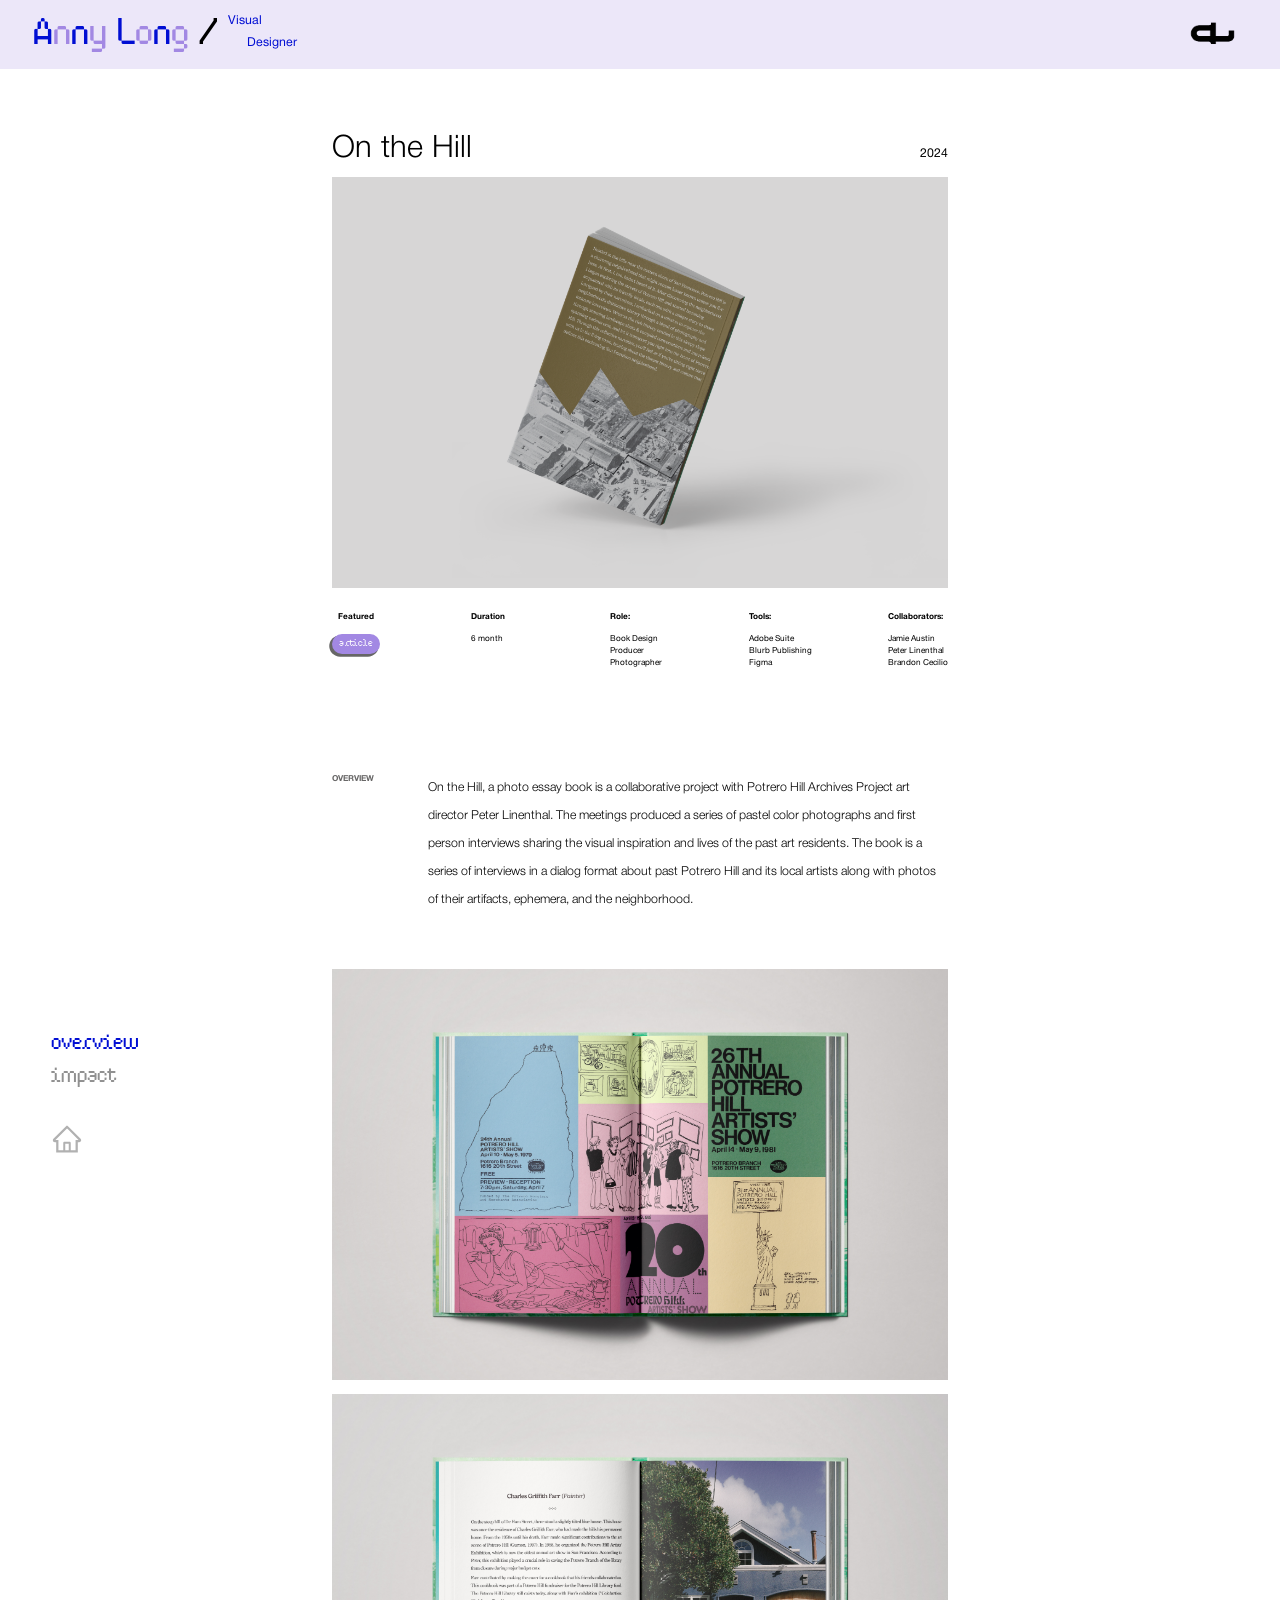
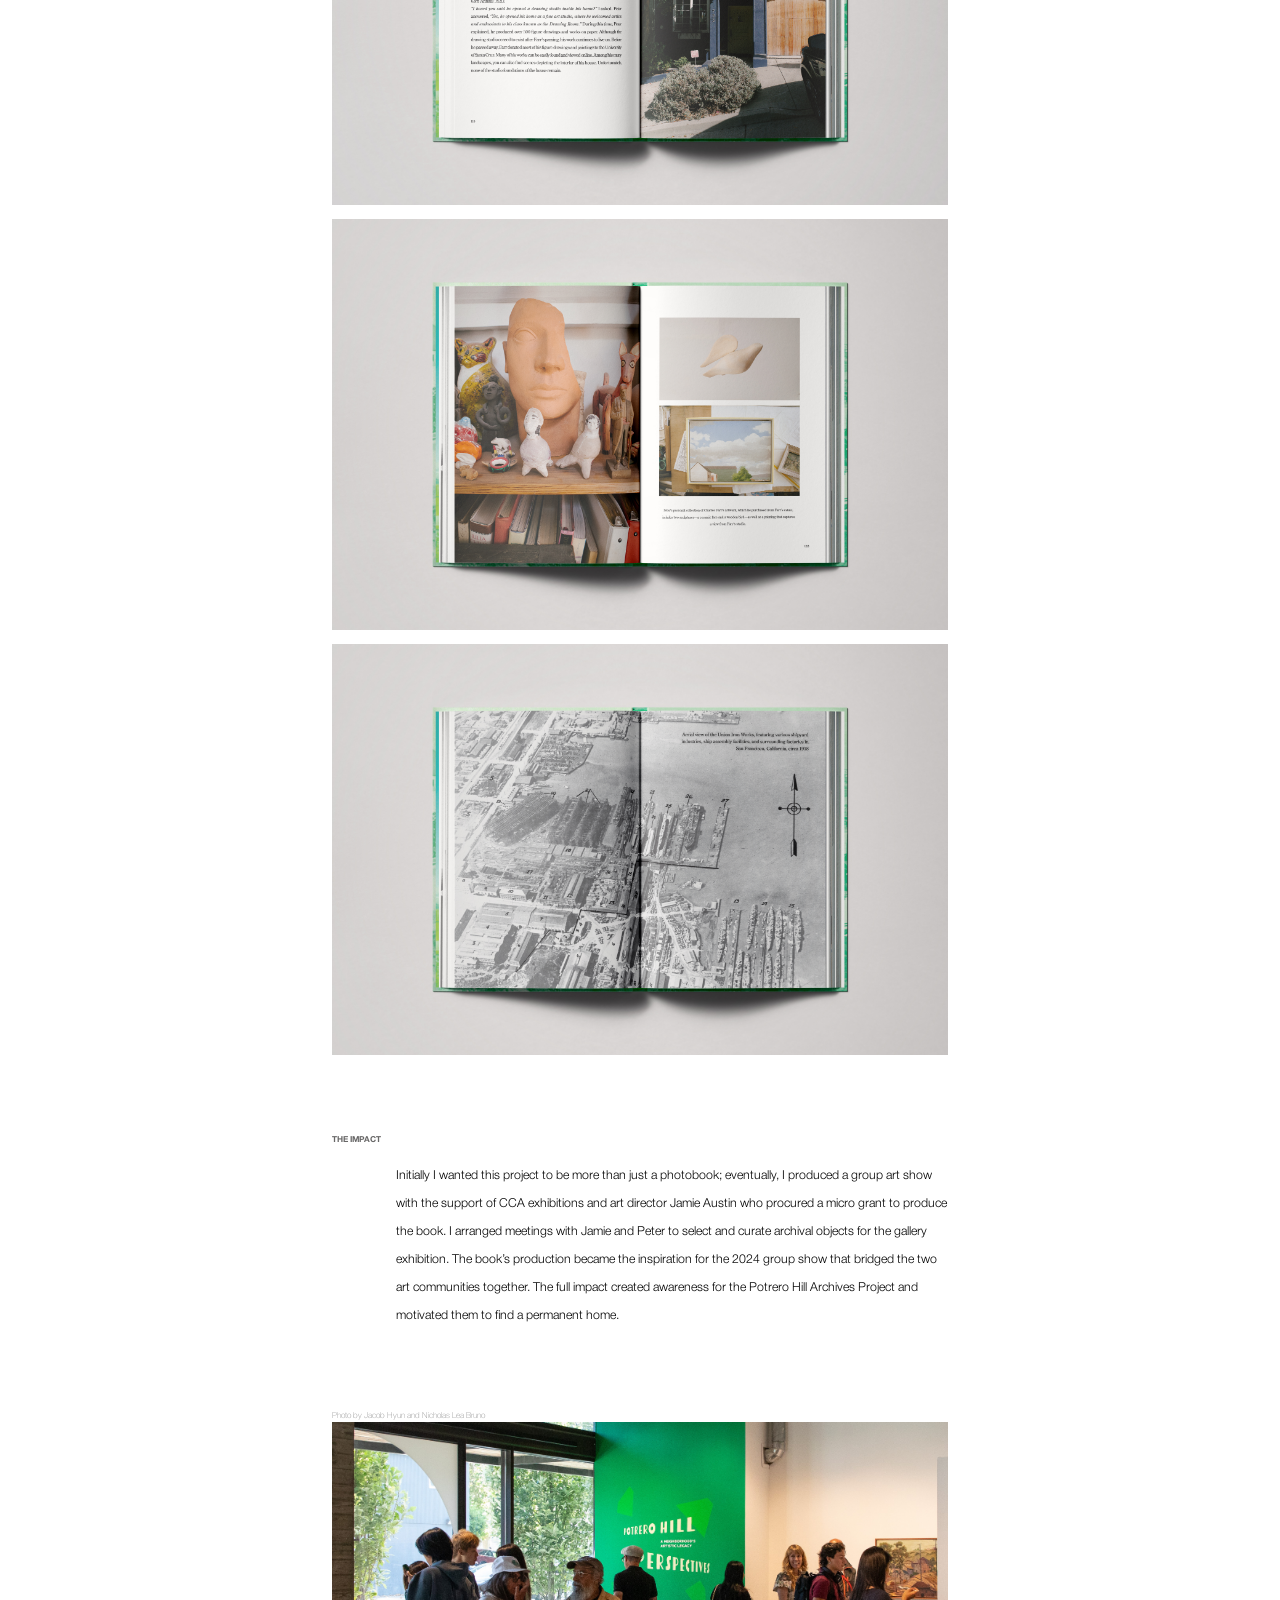
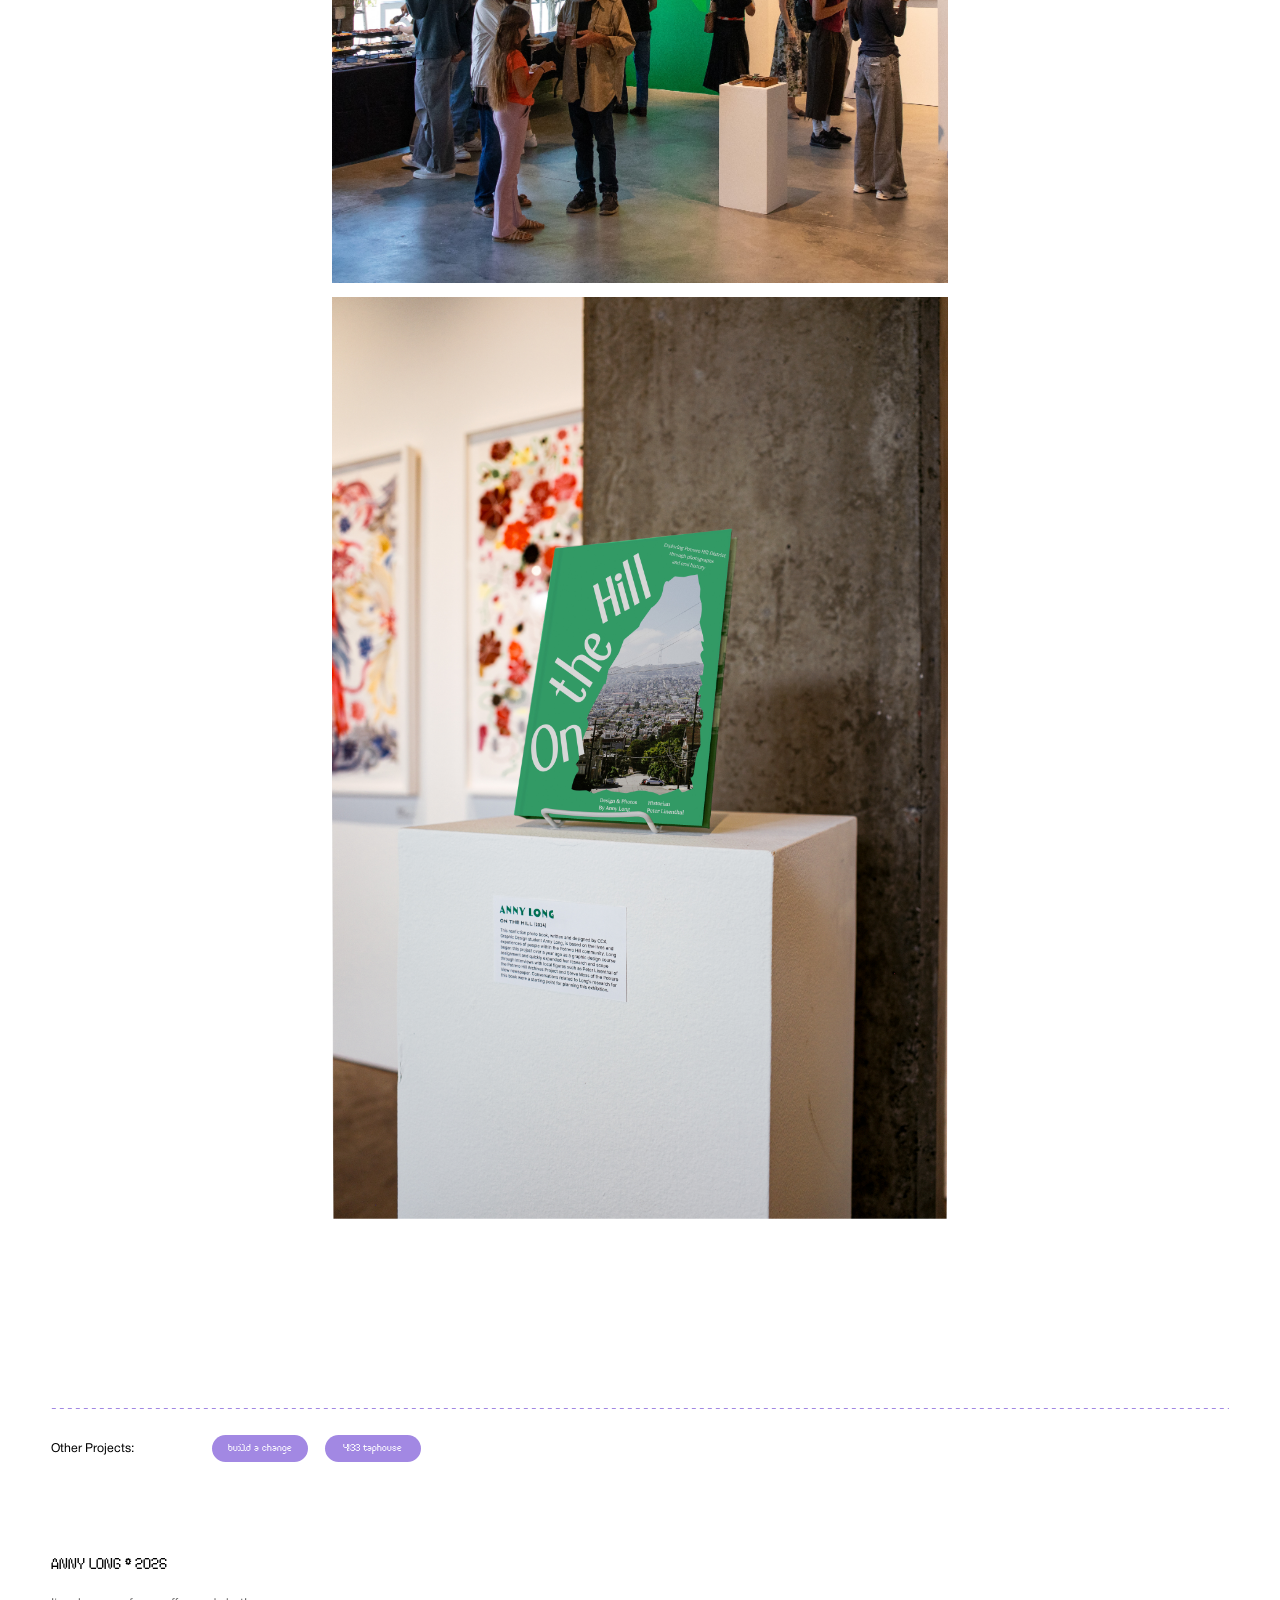
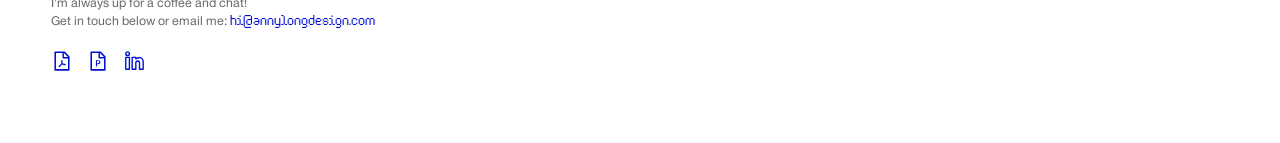
<file: case_studies/on_the_hill.html>
<html>
<head>
	<title>On The Hill — Anny Long</title>
	<meta charset="utf-8" />
	<meta name="viewport" content="width=device-width, initial-scale=1, user-scalable=no" />
	<link rel="stylesheet" href="../assets/css/main.css?v=33">
	<link rel="stylesheet" href="../assets/css/case-study.css?v=210">
</head>
<body class="case-study-page cs-layout cs-case-refresh on-the-hill-page" id="top">
	<div id="header">
		<a href="../index.html" id="header-container">
			<h1 id="name" class="hogi-black txt-lg spc-7-5">
				<span class="main-accent">A</span><span class="secondary-accent">n</span><span class="main-accent">n</span><span class="secondary-accent">y</span><span class="main-accent"> </span><span class="main-accent">L</span><span class="secondary-accent">o</span><span class="main-accent">n</span><span class="secondary-accent">g</span>
			</h1>
			<p id="slash" class="hogi-black txt-lg">/</p>
			<div id="header-subtext-container" class="helv-reg txt-md spc-10 main-accent">
				<p id="header-subtext-1">Visual</p>
				<p id="header-subtext-2">Designer</p>
			</div>
		</a>
		<div id="menu-btn">
			<a href="../index.html"><img id="monogram" src="../assets/image/monogram.png" alt="Anny Long Monogram" height="100px" /></a>
		</div>
	</div>
	<div id="content">
		<div class="case-study-layout cs-hero-cover cs-standard">
			<nav class="case-study-toc" aria-label="Table of contents">
				<a href="#overview" class="case-study-toc-link hogi-black txt-md spc-5 is-active">overview</a>
				<a href="#impact" class="case-study-toc-link hogi-black txt-md spc-5">impact</a>
				<div class="case-study-toc-actions">
					<a href="../index.html" class="case-study-toc-icon" aria-label="home">
						<svg viewBox="0 0 1024 1024" xmlns="http://www.w3.org/2000/svg" aria-hidden="true"><path fill="currentColor" d="M946.5 505L560.1 118.8l-25.9-25.9a31.5 31.5 0 0 0-44.4 0L77.5 505a63.9 63.9 0 0 0-18.8 46c.4 35.2 29.7 63.3 64.9 63.3h42.5V940h691.8V614.3h43.4c17.1 0 33.2-6.7 45.3-18.8a63.6 63.6 0 0 0 18.7-45.3c0-17-6.7-33.1-18.8-45.2M568 868H456V664h112zm217.9-325.7V868H632V640c0-22.1-17.9-40-40-40H432c-22.1 0-40 17.9-40 40v228H238.1V542.3h-96l370-369.7l23.1 23.1L882 542.3z"/></svg>
						<span class="case-study-toc-icon-label hogi-black txt-md spc-5">home</span>
					</a>
				</div>
			</nav>
			<article class="case-study-article">
				<section id="overview" class="case-study-section">
					<div class="cs-column">
						<div class="cs-hero-head">
							<h1 class="case-study-heading helv-lite txt-xl spc-3 black-text">On the Hill</h1>
							<p class="cs-year helv-reg txt-md spc-3 black-text">2024</p>
						</div>
						<img class="case-study-cover" src="../assets/image/on_the_hill/book_backside.png" alt="Back cover of the On the Hill photobook, floating against a gray backdrop" />
						<dl class="cs-project-meta">
							<div class="cs-project-meta-item cs-project-meta-item--process">
								<dt class="helv-bold txt-sm spc-5">Featured</dt>
								<dd><a class="cs-pdf-btn hogi-black txt-sm spc-5" href="../assets/file/RRR-vol9-Generational_Bridging-Isaiah.K.D-bh2.pdf" target="_blank" rel="noopener noreferrer">article</a></dd>
							</div>
							<div class="cs-project-meta-item cs-project-meta-item--duration">
								<dt class="helv-bold txt-sm spc-5">Duration</dt>
								<dd class="helv-reg txt-sm spc-5">6 month</dd>
							</div>
							<div class="cs-project-meta-item cs-project-meta-item--role">
								<dt class="helv-bold txt-sm spc-5">Role:</dt>
								<dd class="helv-reg txt-sm spc-5">Book Design<br>Producer<br>Photographer</dd>
							</div>
							<div class="cs-project-meta-item cs-project-meta-item--tools">
								<dt class="helv-bold txt-sm spc-5">Tools:</dt>
								<dd class="helv-reg txt-sm spc-5">Adobe Suite<br>Blurb Publishing<br>Figma</dd>
							</div>
							<div class="cs-project-meta-item cs-project-meta-item--team">
								<dt class="helv-bold txt-sm spc-5">Collaborators:</dt>
								<dd class="helv-reg txt-sm spc-5">Jamie Austin<br>Peter Linenthal<br>Brandon Cecilio</dd>
							</div>
						</dl>
						<div class="cs-overview-block">
							<h2 class="case-study-heading helv-bold txt-sm spc-5">OVERVIEW</h2>
							<p class="cs-lede helv-lite txt-md spc-0 black-text">On the Hill, a photo essay book is a collaborative project with Potrero Hill Archives Project art director Peter Linenthal. The meetings produced a series of pastel color photographs and first person interviews sharing the visual inspiration and lives of the past art residents. The book is a series of interviews in a dialog format about past Potrero Hill and its local artists along with photos of their artifacts, ephemera, and the neighborhood.</p>
						</div>
					</div>
				</section>
				<section id="article" class="case-study-section">
					<div class="cs-column cs-media-stack">
						<img src="../assets/image/on_the_hill/panel_01.jpg" alt="Open book spread with Potrero Hill Artists' Show posters and collage pages" />
						<img src="../assets/image/on_the_hill/panel_02.jpg" alt="Book spread with interview text and a photograph of a blue house" />
						<img src="../assets/image/on_the_hill/panel_03.jpg" alt="Book spread showing artist artifacts and framed artwork photographs" />
						<img src="../assets/image/on_the_hill/panel_04.jpg" alt="Open book spread with an aerial photograph of San Francisco" />
					</div>
				</section>
				<section id="impact" class="case-study-section">
					<div class="cs-column">
						<div class="cs-impact-intro">
							<h2 class="case-study-heading helv-bold txt-sm spc-5">THE IMPACT</h2>
							<span class="cs-row-break" aria-hidden="true"></span>
							<p class="cs-impact-body helv-lite txt-md spc-0 black-text">Initially I wanted this project to be more than just a photobook; eventually, I produced a group art show with the support of CCA exhibitions and art director Jamie Austin who procured a micro grant to produce the book. I arranged meetings with Jamie and Peter to select and curate archival objects for the gallery exhibition. The book’s production became the inspiration for the 2024 group show that bridged the two art communities together. The full impact created awareness for the Potrero Hill Archives Project and motivated them to find a permanent home.</p>
						</div>
						<p class="cs-photo-credit helv-thin txt-sm spc-5 muted-text">Photo by Jacob Hyun and Nicholas Lea Bruno</p>
						<div class="cs-media-stack">
							<img src="../assets/image/on_the_hill/gallery_01.jpg" alt="Visitors at the Potrero Hill Perspectives exhibition" />
							<img src="../assets/image/on_the_hill/gallery_02.jpg" alt="On The Hill book displayed on a pedestal at the exhibition" />
						</div>
					</div>
				</section>
			</article>
		</div>
	</div>
	<section class="cs-end" aria-label="Other projects and contact">
		<div class="cs-end-rule" aria-hidden="true"></div>
		<div class="cs-end-inner">
			<div class="cs-end-projects">
				<p class="cs-end-projects-label helv-reg txt-md spc-5">Other Projects:</p>
				<div class="cs-end-project-links">
					<a class="cs-end-project-btn hogi-black txt-sm spc-3" href="build_a_change.html">build a change</a>
					<a class="cs-end-project-btn hogi-black txt-sm spc-3" href="433_tap_house.html">4!33 taphouse</a>
				</div>
			</div>
			<p class="cs-end-mark hogi-black txt-md spc-5">ANNY LONG * 2026</p>
			<p class="cs-end-chat helv-reg txt-md spc-5">I'm always up for a coffee and chat!</p>
			<p class="cs-end-chat helv-reg txt-md spc-5">Get in touch below or email me: <a class="hogi-bold txt-md spc-5" href="mailto:hi@annylongdesign.com">hi@annylongdesign.com</a></p>
			<div class="cs-end-files cs-end-contact-row">
				<a class="cs-end-icon" href="../assets/file/Anny_Long_Resume_2026.pdf" target="_blank" rel="noopener noreferrer" aria-label="resume">
					<svg viewBox="0 0 1024 1024" xmlns="http://www.w3.org/2000/svg" aria-hidden="true"><path fill="currentColor" d="m531.3 574.4l.3-1.4c5.8-23.9 13.1-53.7 7.4-80.7c-3.8-21.3-19.5-29.6-32.9-30.2c-15.8-.7-29.9 8.3-33.4 21.4c-6.6 24-.7 56.8 10.1 98.6c-13.6 32.4-35.3 79.5-51.2 107.5c-29.6 15.3-69.3 38.9-75.2 68.7c-1.2 5.5.2 12.5 3.5 18.8c3.7 7 9.6 12.4 16.5 15c3 1.1 6.6 2 10.8 2c17.6 0 46.1-14.2 84.1-79.4c5.8-1.9 11.8-3.9 17.6-5.9c27.2-9.2 55.4-18.8 80.9-23.1c28.2 15.1 60.3 24.8 82.1 24.8c21.6 0 30.1-12.8 33.3-20.5c5.6-13.5 2.9-30.5-6.2-39.6c-13.2-13-45.3-16.4-95.3-10.2c-24.6-15-40.7-35.4-52.4-65.8M421.6 726.3c-13.9 20.2-24.4 30.3-30.1 34.7c6.7-12.3 19.8-25.3 30.1-34.7m87.6-235.5c5.2 8.9 4.5 35.8.5 49.4c-4.9-19.9-5.6-48.1-2.7-51.4c.8.1 1.5.7 2.2 2m-1.6 120.5c10.7 18.5 24.2 34.4 39.1 46.2c-21.6 4.9-41.3 13-58.9 20.2c-4.2 1.7-8.3 3.4-12.3 5c13.3-24.1 24.4-51.4 32.1-71.4m155.6 65.5c.1.2.2.5-.4.9h-.2l-.2.3c-.8.5-9 5.3-44.3-8.6c40.6-1.9 45 7.3 45.1 7.4m191.4-388.2L639.4 73.4c-6-6-14.1-9.4-22.6-9.4H192c-17.7 0-32 14.3-32 32v832c0 17.7 14.3 32 32 32h640c17.7 0 32-14.3 32-32V311.3c0-8.5-3.4-16.7-9.4-22.7M790.2 326H602V137.8zm1.8 562H232V136h302v216a42 42 0 0 0 42 42h216z"/></svg>
				</a>
				<a class="cs-end-icon" href="#" aria-label="portfolio">
					<svg viewBox="0 0 1024 1024" xmlns="http://www.w3.org/2000/svg" aria-hidden="true"><path fill="currentColor" d="M424 476c-4.4 0-8 3.6-8 8v276c0 4.4 3.6 8 8 8h32.5c4.4 0 8-3.6 8-8v-95.5h63.3c59.4 0 96.2-38.9 96.2-94.1c0-54.5-36.3-94.3-96-94.3H424zm150.6 94.3c0 43.4-26.5 54.3-71.2 54.3h-38.9V516.2h56.2c33.8 0 53.9 19.7 53.9 54.1m280-281.7L639.4 73.4c-6-6-14.1-9.4-22.6-9.4H192c-17.7 0-32 14.3-32 32v832c0 17.7 14.3 32 32 32h640c17.7 0 32-14.3 32-32V311.3c0-8.5-3.4-16.7-9.4-22.7M790.2 326H602V137.8zm1.8 562H232V136h302v216a42 42 0 0 0 42 42h216z"/></svg>
				</a>
				<a class="cs-end-icon" href="https://www.linkedin.com/in/annylong" target="_blank" rel="noopener noreferrer" aria-label="linkedin">
					<svg viewBox="0 0 24 24" xmlns="http://www.w3.org/2000/svg" aria-hidden="true"><path fill="currentColor" fill-rule="evenodd" clip-rule="evenodd" d="M5 1.25a2.75 2.75 0 1 0 0 5.5a2.75 2.75 0 0 0 0-5.5M3.75 4a1.25 1.25 0 1 1 2.5 0a1.25 1.25 0 0 1-2.5 0m-1.5 4A.75.75 0 0 1 3 7.25h4a.75.75 0 0 1 .75.75v13a.75.75 0 0 1-.75.75H3a.75.75 0 0 1-.75-.75zm1.5.75v11.5h2.5V8.75zM9.25 8a.75.75 0 0 1 .75-.75h4a.75.75 0 0 1 .75.75v.434l.435-.187a7.8 7.8 0 0 1 2.358-.595C20.318 7.4 22.75 9.58 22.75 12.38V21a.75.75 0 0 1-.75.75h-4a.75.75 0 0 1-.75-.75v-7a1.25 1.25 0 0 0-2.5 0v7a.75.75 0 0 1-.75.75h-4a.75.75 0 0 1-.75-.75zm1.5.75v11.5h2.5V14a2.75 2.75 0 1 1 5.5 0v6.25h2.5v-7.87c0-1.904-1.661-3.408-3.57-3.234a6.3 6.3 0 0 0-1.904.48l-1.48.635a.75.75 0 0 1-1.046-.69V8.75z"/></svg>
				</a>
				<span class="cs-end-icon-captions" aria-hidden="true">
					<span class="cs-end-icon-caption helv-reg txt-md spc-5" data-for="resume">resume pdf</span>
					<span class="cs-end-icon-caption helv-reg txt-md spc-5" data-for="portfolio">portfolio pdf</span>
					<span class="cs-end-icon-caption helv-reg txt-md spc-5" data-for="linkedin">linkedin</span>
				</span>
			</div>
		</div>
		<div class="cs-end-bar" aria-hidden="true"></div>
	</section>
	<footer>
		<div id="footer-content">
			<div id="introduction" class="mobile-inactive">
				<svg id="asterisk-icon" width="21" height="25" viewBox="0 0 21 25" fill="none" xmlns="http://www.w3.org/2000/svg">
					<path fill-rule="evenodd" clip-rule="evenodd" d="M10.5 0C10.9641 0 11.4092 0.190601 11.7374 0.529874C12.0655 0.869147 12.2499 1.3293 12.2499 1.8091V9.20472L18.3098 5.21745C18.7015 4.9598 19.1761 4.87357 19.6294 4.97772C20.0826 5.08188 20.4772 5.36789 20.7264 5.77285C20.9756 6.1778 21.059 6.66853 20.9583 7.13706C20.8575 7.6056 20.5809 8.01357 20.1892 8.27122L13.7601 12.5009L20.1892 16.7306C20.5809 16.9882 20.8575 17.3962 20.9583 17.8647C21.059 18.3333 20.9756 18.824 20.7264 19.229C20.4772 19.6339 20.0826 19.9199 19.6294 20.0241C19.1761 20.1282 18.7015 20.042 18.3098 19.7844L12.2499 15.7971V23.1909C12.2499 23.6707 12.0655 24.1309 11.7374 24.4701C11.4092 24.8094 10.9641 25 10.5 25C10.0359 25 9.5908 24.8094 9.26263 24.4701C8.93446 24.1309 8.7501 23.6707 8.7501 23.1909V15.7971L2.69021 19.7844C2.49626 19.9119 2.2799 19.9988 2.05349 20.0399C1.82708 20.081 1.59505 20.0757 1.37064 20.0241C0.917441 19.9199 0.522823 19.6339 0.273601 19.229C0.150198 19.0284 0.0662055 18.8048 0.0264184 18.5707C-0.0133688 18.3366 -0.00817129 18.0967 0.041714 17.8647C0.142462 17.3962 0.419117 16.9882 0.810819 16.7306L7.23994 12.5009L0.810819 8.27122C0.616868 8.14364 0.449122 7.97782 0.317159 7.78322C0.185196 7.58862 0.0915994 7.36906 0.041714 7.13706C-0.00817129 6.90507 -0.0133688 6.66518 0.0264184 6.43111C0.0662055 6.19704 0.150198 5.97336 0.273601 5.77285C0.397003 5.57234 0.557399 5.39891 0.745629 5.26249C0.93386 5.12606 1.14624 5.02929 1.37064 4.97772C1.59505 4.92615 1.82708 4.92078 2.05349 4.96191C2.2799 5.00304 2.49626 5.08988 2.69021 5.21745L8.7501 9.20472V1.81091C8.7501 1.33111 8.93446 0.870956 9.26263 0.531683C9.5908 0.192411 10.0359 0 10.5 0Z" fill="#000ED3"/>
				</svg>
				<p id="desc" class="helv-reg txt-md spc-0 main-text mobile-inactive"><span class="helv-med black-text">Hello! I'm Anny Long,</span> an interdisciplinary designer interested in product, graphics and data visualization transforming the monotonous into dynamic design, and compulsive tinker of all things pixel. <span class="helv-med black-text">[ Currently based in San Francisco, CA ]</span></p>
			</div>
			<div id="links" class="mobile-inactive">
				<a href="../index.html" class="icon-link">
					<svg class="icon-svg" width="50" height="50" viewBox="0 0 50 50" fill="none" xmlns="http://www.w3.org/2000/svg">
						<path d="M23.915 14.5951C23.1083 14.5985 22.3267 14.315 21.7098 13.7952C21.0929 13.2754 20.681 12.5532 20.5475 11.7576L19.96 8.05009C19.9169 7.78389 19.7796 7.54203 19.5731 7.36858C19.3666 7.19513 19.1047 7.10162 18.835 7.10509H4.545C4.39705 7.10377 4.2503 7.13165 4.11314 7.18713C3.97598 7.2426 3.85111 7.32459 3.74568 7.42839C3.64026 7.5322 3.55634 7.65578 3.49874 7.79206C3.44113 7.92834 3.41098 8.07464 3.41 8.22259V41.7776C3.41098 41.9255 3.44113 42.0718 3.49874 42.2081C3.55634 42.3444 3.64026 42.468 3.74568 42.5718C3.85111 42.6756 3.97598 42.7576 4.11314 42.813C4.2503 42.8685 4.39705 42.8964 4.545 42.8951H45.455C46.08 42.8951 46.59 42.3951 46.59 41.7776V15.7126C46.589 15.5646 46.5589 15.4183 46.5013 15.2821C46.4437 15.1458 46.3597 15.0222 46.2543 14.9184C46.1489 14.8146 46.024 14.7326 45.8869 14.6771C45.7497 14.6216 45.6029 14.5938 45.455 14.5951H23.915ZM23.915 11.2401H45.455C47.965 11.2401 50 13.2401 50 15.7151V41.7751C50 44.2451 47.965 46.2476 45.455 46.2476H4.545C2.035 46.2501 0 44.2476 0 41.7751V8.22509C0 5.75009 2.035 3.75009 4.545 3.75009H18.835C19.9117 3.74333 20.9555 4.12073 21.7789 4.81448C22.6024 5.50823 23.1514 6.47286 23.3275 7.53509L23.915 11.2401Z" fill="#000ED3"/>
					</svg>
					<span class="popup-text hogi-black txt-md spc-7-5 main-accent">Portfolio PDF</span>
				</a>
				<a href="../index.html" class="icon-link">
					<svg id="resume-icon" width="55" height="55" viewBox="0 0 55 55" fill="none" xmlns="http://www.w3.org/2000/svg">
						<path d="M35.4475 0L48.125 14.278V52.4975C48.1346 53.1505 47.8844 53.7807 47.4296 54.2494C46.9748 54.7181 46.3525 54.9871 45.6995 54.9973H9.3005C8.97691 54.9922 8.65748 54.9235 8.36045 54.795C8.06342 54.6665 7.79461 54.4808 7.56938 54.2484C7.34414 54.016 7.16689 53.7416 7.04775 53.4407C6.9286 53.1398 6.8699 52.8183 6.875 52.4948V2.5025C6.875 1.11925 7.96125 0 9.3005 0H35.4475ZM33.8415 3.751H10.516V51.249H44.484V17.4405H36.7043C34.7655 17.5175 33.2667 17.204 32.1942 16.357C30.9457 15.3725 30.4893 13.695 30.5497 11.4592V3.75925H33.8525L33.8415 3.751ZM30.041 39.9987C31.0447 39.9987 31.8615 40.8403 31.8615 41.8743C31.8659 42.1171 31.8222 42.3585 31.7329 42.5844C31.6436 42.8103 31.5106 43.0164 31.3414 43.1907C31.1722 43.365 30.9702 43.5041 30.747 43.6001C30.5238 43.696 30.2839 43.7469 30.041 43.7498H15.9748C15.7318 43.7469 15.4919 43.696 15.2687 43.6001C15.0456 43.5041 14.8436 43.365 14.6744 43.1907C14.5052 43.0164 14.3721 42.8103 14.2828 42.5844C14.1936 42.3585 14.1499 42.1171 14.1543 41.8743C14.1543 40.8403 14.9683 39.9987 15.9748 39.9987H30.041ZM38.4422 29.9998C39.446 29.9998 40.2627 30.8385 40.2627 31.8752C40.2671 32.1181 40.2234 32.3595 40.1341 32.5854C40.0449 32.8113 39.9118 33.0174 39.7426 33.1917C39.5734 33.366 39.3714 33.5051 39.1483 33.6011C38.9251 33.697 38.6852 33.7479 38.4422 33.7507H15.9748C15.7318 33.7479 15.4919 33.697 15.2687 33.6011C15.0456 33.5051 14.8436 33.366 14.6744 33.1917C14.5052 33.0174 14.3721 32.8113 14.2828 32.5854C14.1936 32.3595 14.1499 32.1181 14.1543 31.8752C14.1542 30.8385 14.9683 29.9998 15.9748 29.9998H38.4422ZM30.041 20.0007C31.0447 20.0007 31.8615 20.8395 31.8615 21.8762C31.8655 22.1189 31.8215 22.36 31.7321 22.5856C31.6427 22.8112 31.5096 23.0169 31.3404 23.1909C31.1712 23.3649 30.9694 23.5038 30.7464 23.5996C30.5234 23.6954 30.2837 23.7461 30.041 23.749H15.9748C15.7321 23.7461 15.4924 23.6954 15.2694 23.5996C15.0464 23.5038 14.8445 23.3649 14.6754 23.1909C14.5062 23.0169 14.3731 22.8112 14.2837 22.5856C14.1942 22.36 14.1502 22.1189 14.1543 21.8762C14.1543 20.8395 14.9683 20.0007 15.9748 20.0007H30.041ZM34.056 3.9875L34.188 4.14975V11.5087C34.155 12.716 34.3172 13.3127 34.408 13.3787C34.6692 13.5877 35.3925 13.739 36.6355 13.6923H42.6662L43.6975 14.8582L44.484 15.7355L34.056 3.9875Z" fill="#000ED3"/>
					</svg>
					<span class="popup-text hogi-black txt-md spc-7-5 main-accent">Resume PDF</span>
				</a>
				<a href="../about.html" class="icon-link">
					<svg width="50" height="50" viewBox="0 0 50 50" fill="none" xmlns="http://www.w3.org/2000/svg">
						<g clip-path="url(#clip0_3231_1223)">
							<path d="M25 0C38.8075 0 50 11.1925 50 25C50 38.8075 38.8075 50 25 50C11.1925 50 0 38.8075 0 25C0 11.1925 11.1925 0 25 0ZM25 3.4875C19.2945 3.4875 13.8227 5.75399 9.78837 9.78837C5.75399 13.8227 3.4875 19.2945 3.4875 25C3.4875 30.7055 5.75399 36.1773 9.78837 40.2116C13.8227 44.246 19.2945 46.5125 25 46.5125C30.7055 46.5125 36.1773 44.246 40.2116 40.2116C44.246 36.1773 46.5125 30.7055 46.5125 25C46.5125 19.2945 44.246 13.8227 40.2116 9.78837C36.1773 5.75399 30.7055 3.4875 25 3.4875ZM19.36 30C19.5291 31.3731 20.1934 32.6374 21.2283 33.5557C22.2631 34.474 23.5975 34.9831 24.981 34.9877C26.3645 34.9923 27.7022 34.492 28.7431 33.5807C29.784 32.6693 30.4567 31.4095 30.635 30.0375C30.6606 29.8132 30.7305 29.5963 30.8406 29.3992C30.9507 29.2022 31.0989 29.0289 31.2765 28.8896C31.4541 28.7502 31.6575 28.6475 31.8751 28.5874C32.0927 28.5273 32.3201 28.5111 32.544 28.5395C32.7679 28.568 32.984 28.6406 33.1796 28.7533C33.3753 28.8659 33.5466 29.0162 33.6837 29.1956C33.8207 29.3749 33.9208 29.5797 33.9781 29.7981C34.0354 30.0164 34.0488 30.2439 34.0175 30.4675C33.7336 32.664 32.6577 34.6814 30.9918 36.1409C29.3259 37.6004 27.1846 38.4017 24.9698 38.3943C22.755 38.3869 20.6191 37.5714 18.9629 36.1009C17.3068 34.6303 16.2443 32.6059 15.975 30.4075C15.9439 30.1831 15.9577 29.9548 16.0158 29.7359C16.0739 29.517 16.175 29.3118 16.3132 29.1324C16.4515 28.953 16.6241 28.8029 16.821 28.6909C17.0179 28.579 17.2351 28.5074 17.46 28.4803C17.6849 28.4532 17.9129 28.4712 18.1308 28.5333C18.3486 28.5953 18.5519 28.7001 18.7288 28.8416C18.9057 28.9831 19.0526 29.1584 19.161 29.3573C19.2693 29.5562 19.337 29.7747 19.36 30ZM14.535 15.7C15.4599 15.7 16.347 16.0674 17.001 16.7215C17.6551 17.3755 18.0225 18.2626 18.0225 19.1875C18.0225 20.1124 17.6551 20.9995 17.001 21.6535C16.347 22.3076 15.4599 22.675 14.535 22.675C13.6101 22.675 12.723 22.3076 12.069 21.6535C11.4149 20.9995 11.0475 20.1124 11.0475 19.1875C11.0475 18.2626 11.4149 17.3755 12.069 16.7215C12.723 16.0674 13.6101 15.7 14.535 15.7ZM35.465 15.7C36.3899 15.7 37.277 16.0674 37.931 16.7215C38.5851 17.3755 38.9525 18.2626 38.9525 19.1875C38.9525 20.1124 38.5851 20.9995 37.931 21.6535C37.277 22.3076 36.3899 22.675 35.465 22.675C34.5401 22.675 33.653 22.3076 32.999 21.6535C32.3449 20.9995 31.9775 20.1124 31.9775 19.1875C31.9775 18.2626 32.3449 17.3755 32.999 16.7215C33.653 16.0674 34.5401 15.7 35.465 15.7Z" fill="#000ED3"/>
						</g>
						<defs>
							<clipPath id="clip0_3231_1223">
								<rect width="50" height="50" fill="white"/>
							</clipPath>
						</defs>
					</svg>
					<span class="popup-text hogi-black txt-md spc-7-5 main-accent">About Me</span>
				</a>
				<a href="https://www.linkedin.com/in/annylong" class="icon-link">
					<svg width="50" height="50" viewBox="0 0 50 50" fill="none" xmlns="http://www.w3.org/2000/svg">
						<path d="M12.7643 6.31016C12.774 7.5451 12.2972 8.73424 11.437 9.62044C10.5769 10.5066 9.40253 11.0187 8.16785 11.0459C6.93575 11.0011 5.76794 10.4847 4.90583 9.60327C4.04372 8.72189 3.55321 7.54295 3.53571 6.31016C3.58895 5.10874 4.09728 3.97259 4.95753 3.13223C5.81778 2.29188 6.96552 1.81028 8.16785 1.78516C9.36663 1.81076 10.5103 2.29357 11.3648 3.13476C12.2192 3.97596 12.7199 5.11192 12.7643 6.31016ZM4.03213 19.4602C4.03213 16.7387 5.76428 17.1637 8.16785 17.1637C10.5714 17.1637 12.2678 16.7387 12.2678 19.4602V45.9744C12.2678 48.7316 10.5357 48.1673 8.16785 48.1673C5.79999 48.1673 4.03213 48.7316 4.03213 45.9744V19.4602ZM19.4107 19.4637C19.4107 17.9423 19.975 17.3744 20.8571 17.1994C21.7393 17.0244 24.7857 17.1994 25.8428 17.1994C26.9036 17.1994 27.3286 18.9316 27.2928 20.2387C28.2012 19.0226 29.4057 18.0593 30.7916 17.4404C32.1776 16.8215 33.6989 16.5676 35.2107 16.703C36.6955 16.6124 38.1828 16.835 39.5759 17.3566C40.9691 17.8781 42.237 18.6868 43.2972 19.7303C44.3575 20.7737 45.1864 22.0284 45.7302 23.4131C46.274 24.7977 46.5204 26.2812 46.4536 27.7673V45.8673C46.4536 48.6244 44.7571 48.0602 42.35 48.0602C39.9428 48.0602 38.25 48.6244 38.25 45.8673V31.728C38.3122 31.0004 38.2172 30.2679 37.9713 29.5803C37.7254 28.8927 37.3344 28.2661 36.8248 27.743C36.3153 27.2199 35.6991 26.8126 35.0182 26.5487C34.3373 26.2848 33.6075 26.1706 32.8786 26.2137C32.1524 26.1946 31.4305 26.3301 30.7606 26.6111C30.0908 26.8922 29.4884 27.3124 28.9933 27.844C28.4982 28.3755 28.1217 29.0063 27.8889 29.6944C27.6561 30.3825 27.5722 31.1122 27.6428 31.8352V45.9744C27.6428 48.7316 25.9107 48.1673 23.5071 48.1673C21.1036 48.1673 19.4071 48.7316 19.4071 45.9744L19.4107 19.4637Z" stroke="#000ED3" stroke-width="3" stroke-linecap="round" stroke-linejoin="round"/>
					</svg>
				</a>
			</div>
		</div>
		<p id="copyright" class="helv-reg txt-xs spc-20 main-text">Copyright © 2026 Anny Long. All rights reserved.</p>
	</footer>
	<script src="../assets/js/nav-menu.js"></script>
	<script src="../assets/js/case-study.js?v=23"></script>
</body>
</html>
</file>
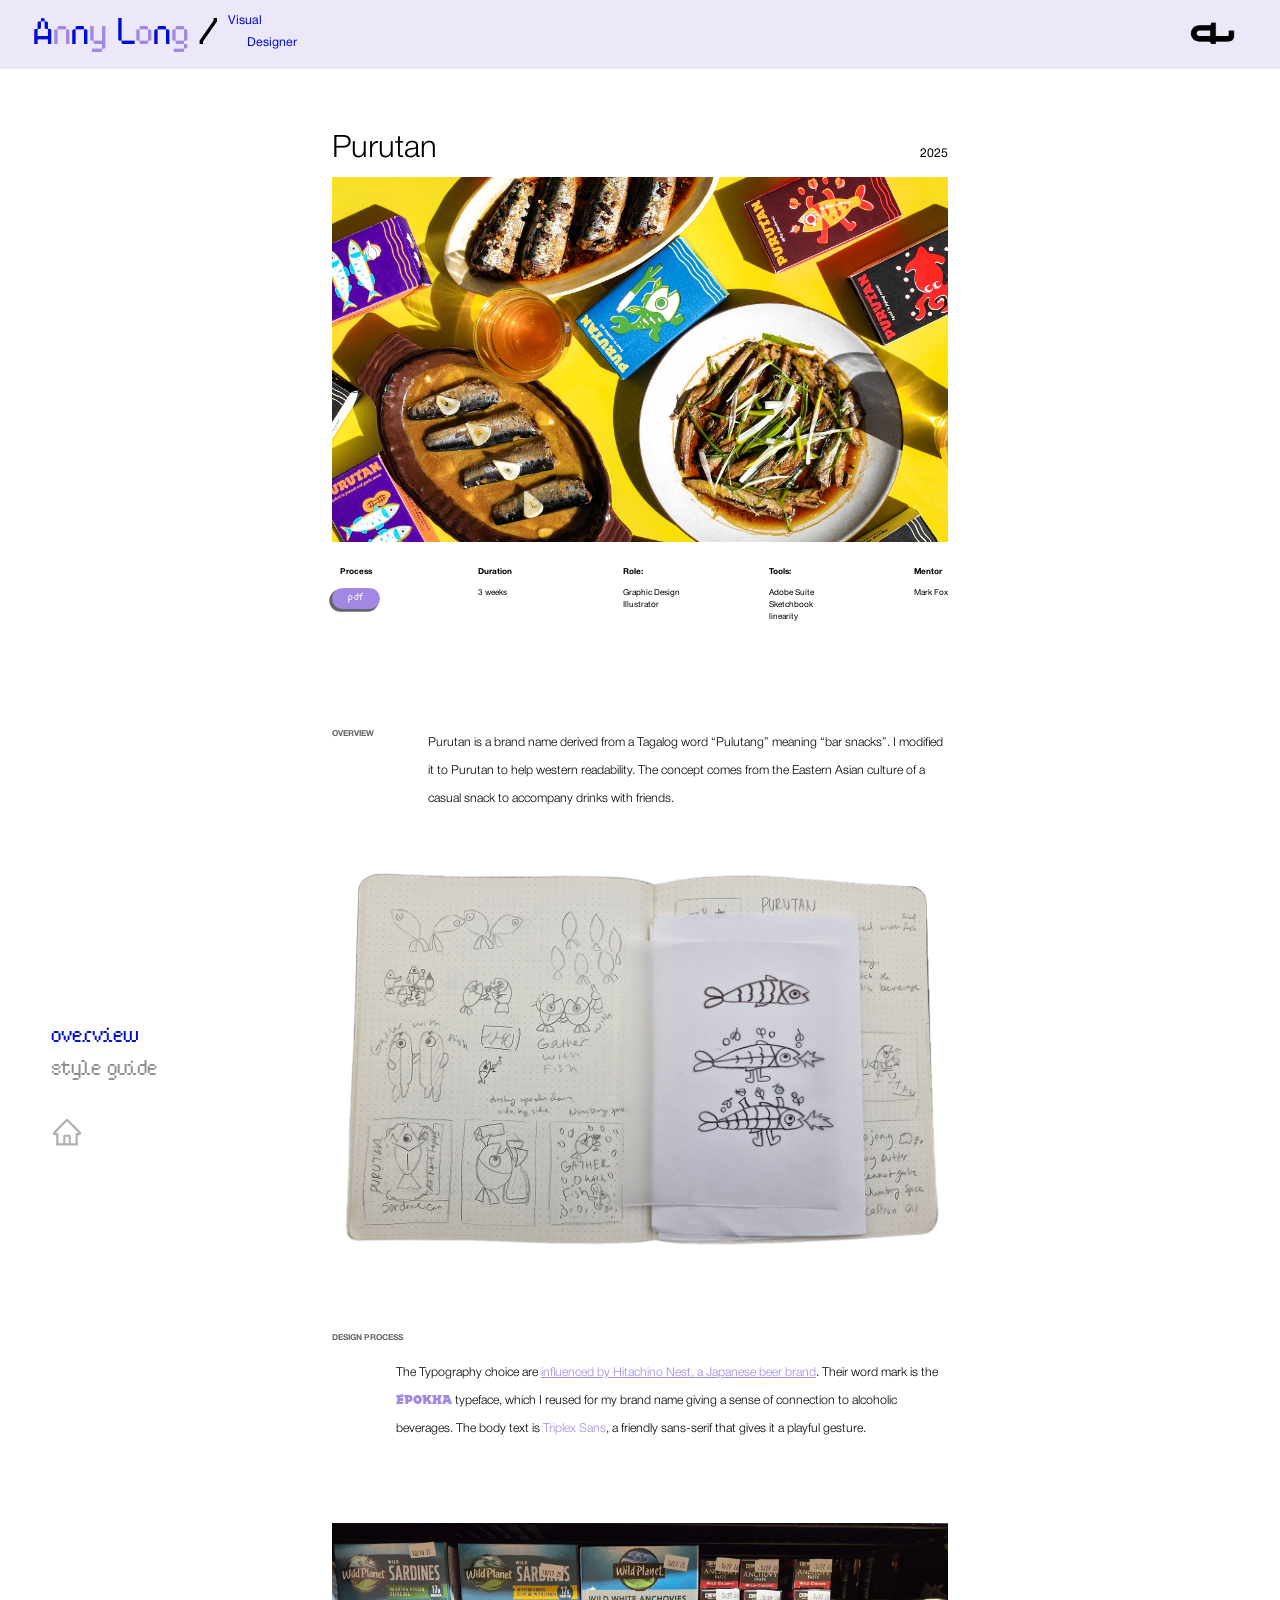
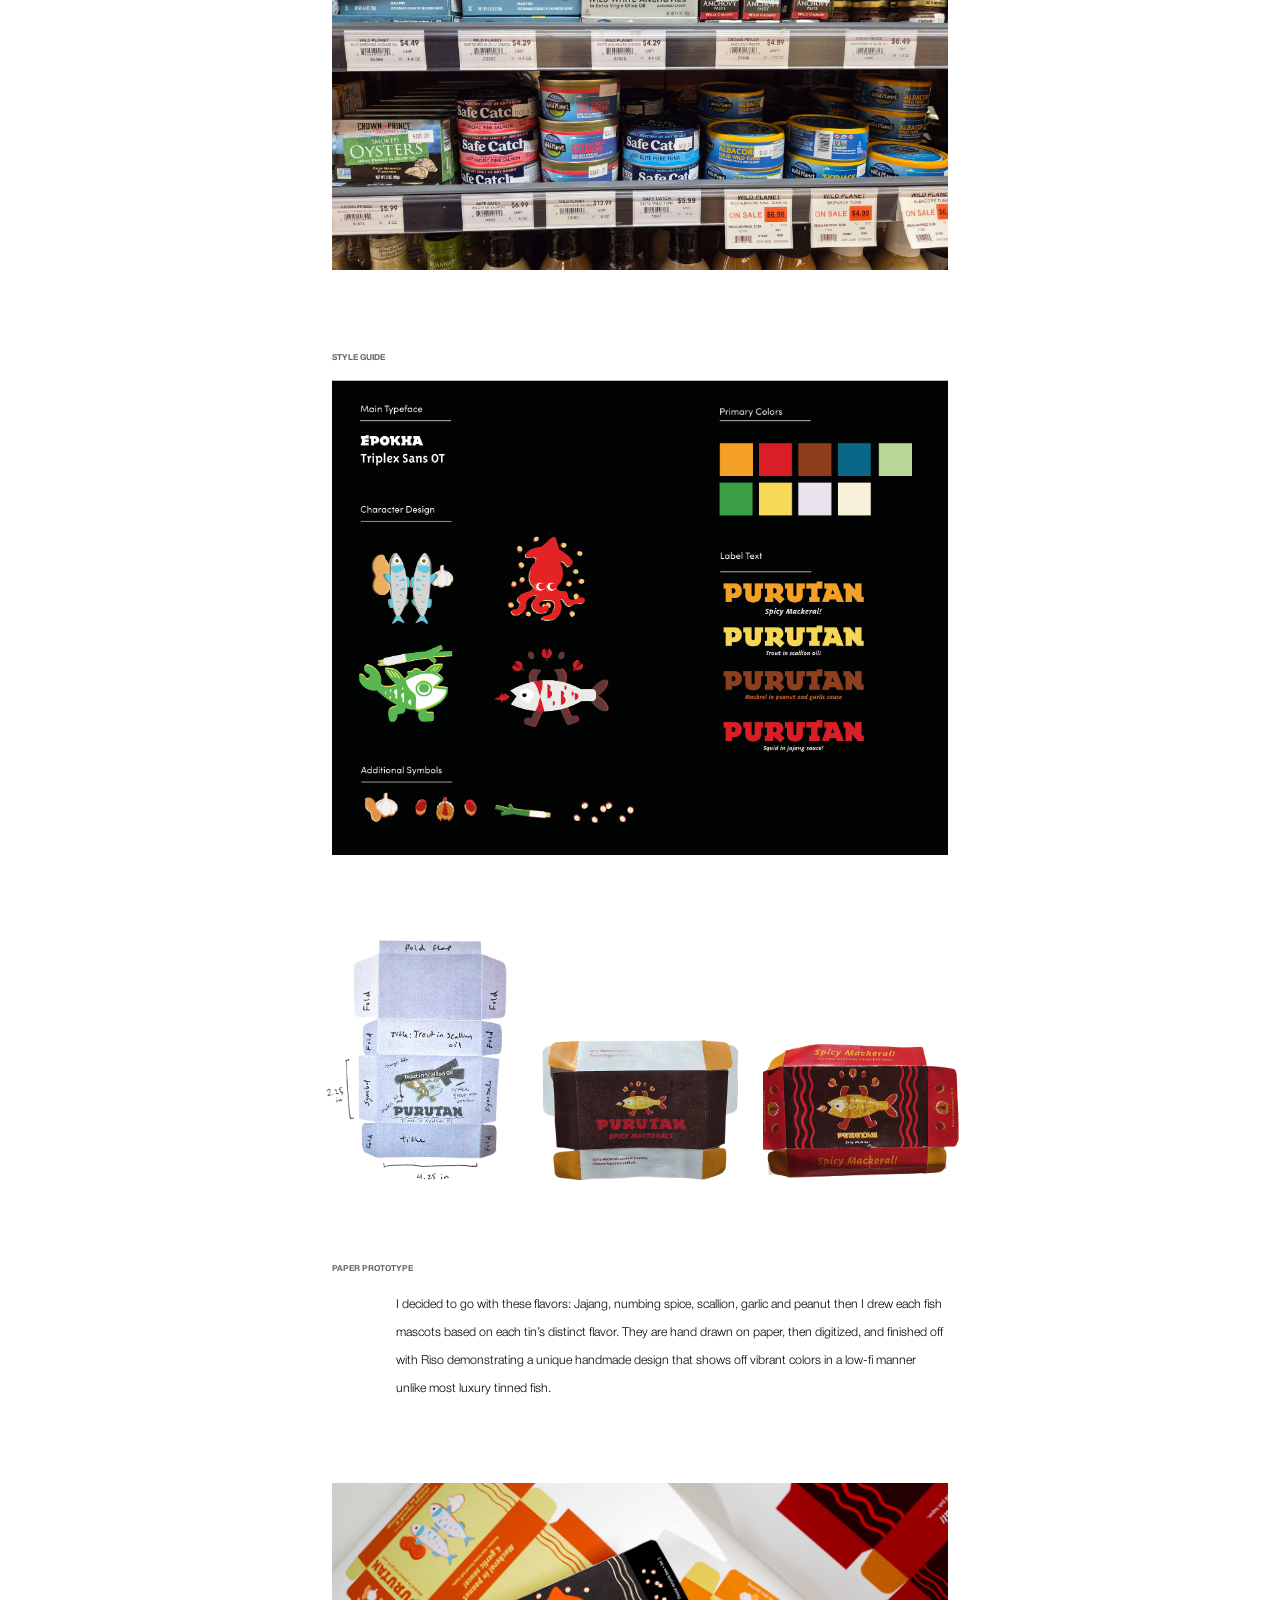
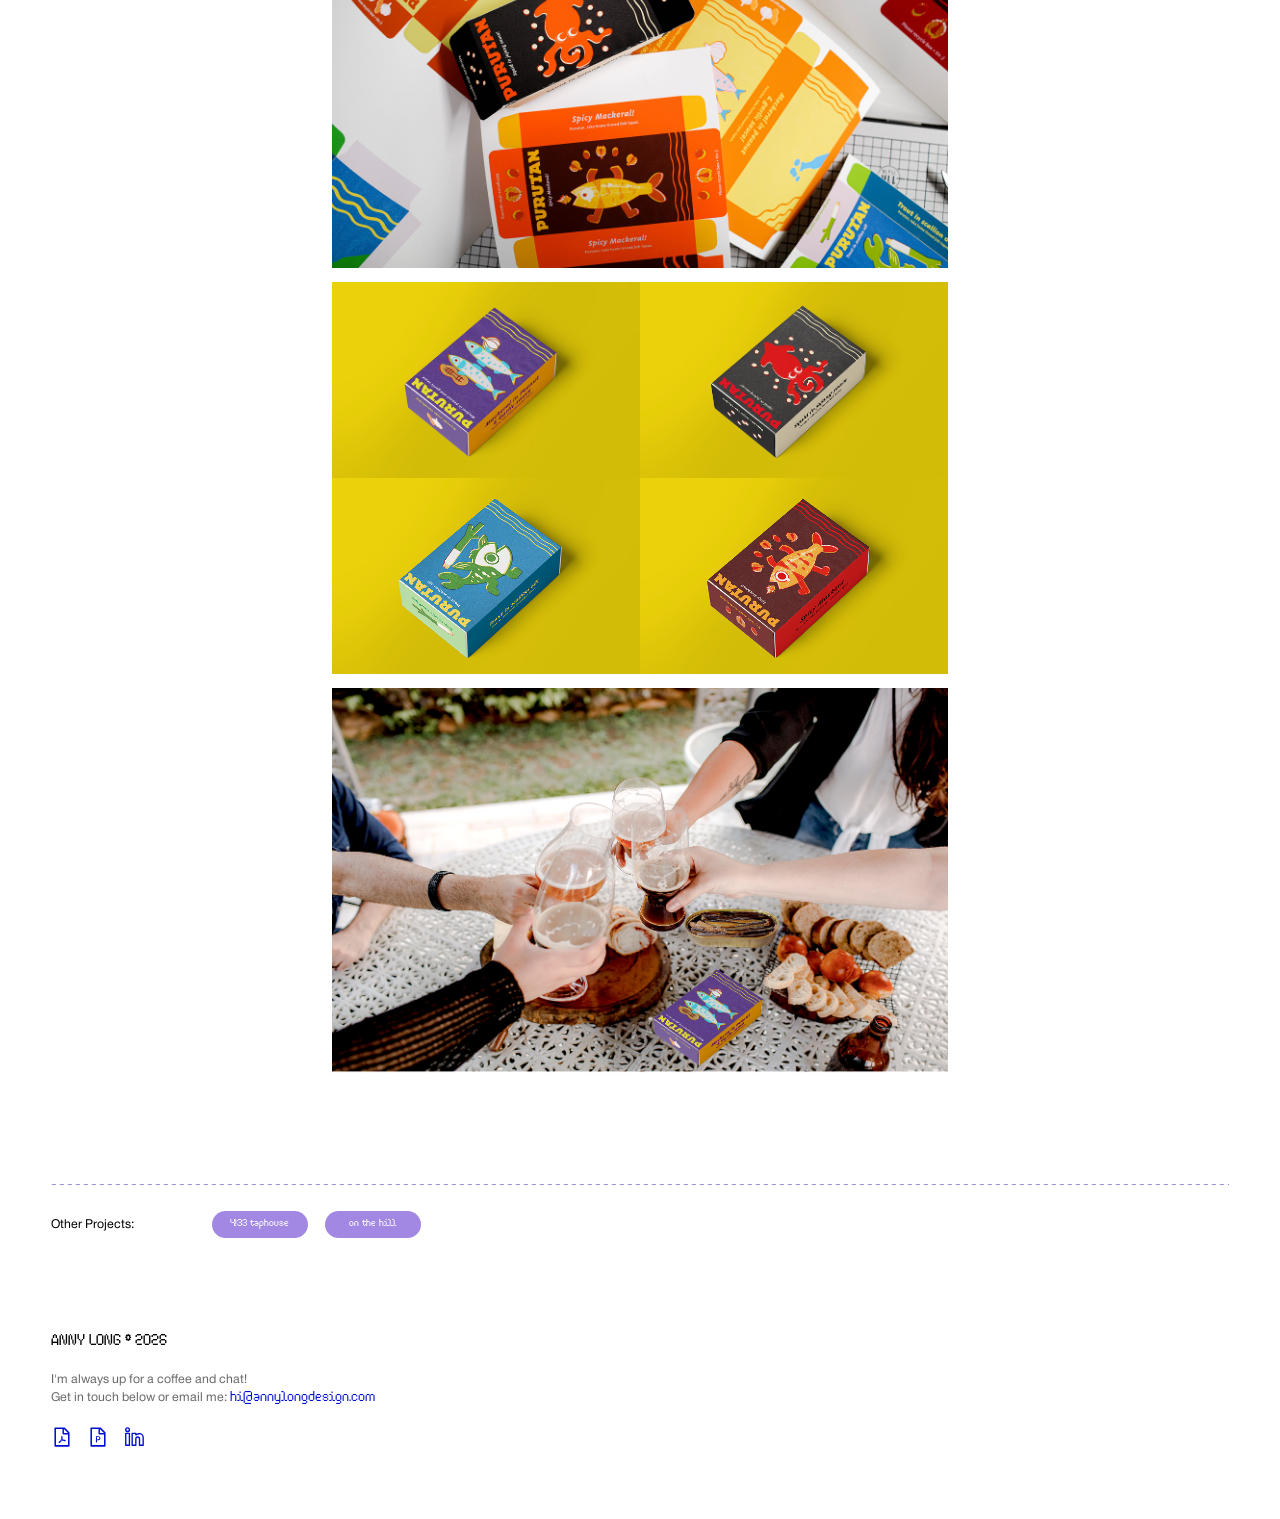
<file: case_studies/purutan.html>
<html>
<head>
	<title>Purutan — Anny Long</title>
	<meta charset="utf-8" />
	<meta name="viewport" content="width=device-width, initial-scale=1, user-scalable=no" />
	<link rel="stylesheet" href="../assets/css/main.css?v=33">
	<link rel="stylesheet" href="../assets/css/case-study.css?v=210">
</head>
<body class="case-study-page cs-layout cs-case-refresh purutan-page" id="top">
	<div id="header">
		<a href="../index.html" id="header-container">
			<h1 id="name" class="hogi-black txt-lg spc-7-5">
				<span class="main-accent">A</span><span class="secondary-accent">n</span><span class="main-accent">n</span><span class="secondary-accent">y</span><span class="main-accent"> </span><span class="main-accent">L</span><span class="secondary-accent">o</span><span class="main-accent">n</span><span class="secondary-accent">g</span>
			</h1>
			<p id="slash" class="hogi-black txt-lg">/</p>
			<div id="header-subtext-container" class="helv-reg txt-md spc-10 main-accent">
				<p id="header-subtext-1">Visual</p>
				<p id="header-subtext-2">Designer</p>
			</div>
		</a>
		<div id="menu-btn">
			<a href="../index.html"><img id="monogram" src="../assets/image/monogram.png" alt="Anny Long Monogram" height="100px" /></a>
		</div>
	</div>
	<div id="content">
		<div class="case-study-layout cs-hero-cover cs-standard">
			<nav class="case-study-toc" aria-label="Table of contents">
				<a href="#overview" class="case-study-toc-link hogi-black txt-md spc-5 is-active">overview</a>
				<a href="#style-guide" class="case-study-toc-link hogi-black txt-md spc-5">style guide</a>
				<div class="case-study-toc-actions">
					<a href="../index.html" class="case-study-toc-icon" aria-label="home">
						<svg viewBox="0 0 1024 1024" xmlns="http://www.w3.org/2000/svg" aria-hidden="true"><path fill="currentColor" d="M946.5 505L560.1 118.8l-25.9-25.9a31.5 31.5 0 0 0-44.4 0L77.5 505a63.9 63.9 0 0 0-18.8 46c.4 35.2 29.7 63.3 64.9 63.3h42.5V940h691.8V614.3h43.4c17.1 0 33.2-6.7 45.3-18.8a63.6 63.6 0 0 0 18.7-45.3c0-17-6.7-33.1-18.8-45.2M568 868H456V664h112zm217.9-325.7V868H632V640c0-22.1-17.9-40-40-40H432c-22.1 0-40 17.9-40 40v228H238.1V542.3h-96l370-369.7l23.1 23.1L882 542.3z"/></svg>
						<span class="case-study-toc-icon-label hogi-black txt-md spc-5">home</span>
					</a>
				</div>
			</nav>
			<article class="case-study-article">
				<section id="overview" class="case-study-section">
					<div class="cs-column">
						<div class="cs-hero-head">
							<h1 class="case-study-heading helv-lite txt-xl spc-3 black-text">Purutan</h1>
							<p class="cs-year helv-reg txt-md spc-3 black-text">2025</p>
						</div>
						<img class="case-study-cover" src="../assets/image/purutan/cover_photo.png" alt="Purutan tinned fish packages arranged on a yellow table with sardines, beer, and sides" />
						<dl class="cs-project-meta">
							<div class="cs-project-meta-item cs-project-meta-item--process">
								<dt class="helv-bold txt-sm spc-5">Process</dt>
								<dd><a class="cs-pdf-btn hogi-black txt-sm spc-5" href="#">pdf</a></dd>
							</div>
							<div class="cs-project-meta-item cs-project-meta-item--duration">
								<dt class="helv-bold txt-sm spc-5">Duration</dt>
								<dd class="helv-reg txt-sm spc-5">3 weeks</dd>
							</div>
							<div class="cs-project-meta-item cs-project-meta-item--role">
								<dt class="helv-bold txt-sm spc-5">Role:</dt>
								<dd class="helv-reg txt-sm spc-5">Graphic Design<br>Illustrator</dd>
							</div>
							<div class="cs-project-meta-item cs-project-meta-item--tools">
								<dt class="helv-bold txt-sm spc-5">Tools:</dt>
								<dd class="helv-reg txt-sm spc-5">Adobe Suite<br>Sketchbook<br>linearity</dd>
							</div>
							<div class="cs-project-meta-item cs-project-meta-item--mentor">
								<dt class="helv-bold txt-sm spc-5">Mentor</dt>
								<dd class="helv-reg txt-sm spc-5">Mark Fox</dd>
							</div>
						</dl>
						<div class="cs-overview-block">
							<h2 class="case-study-heading helv-bold txt-sm spc-5">OVERVIEW</h2>
							<p class="cs-lede helv-lite txt-md spc-0 black-text">Purutan is a brand name derived from a Tagalog word “Pulutang” meaning “bar snacks”. I modified it to Purutan to help western readability. The concept comes from the Eastern Asian culture of a casual snack to accompany drinks with friends.</p>
						</div>
						<img class="cs-block-image" src="../assets/image/purutan/sketchbook.png" alt="Sketchbook pages of Purutan fish mascot drawings and notes" />
					</div>
				</section>
				<section id="process" class="case-study-section">
					<div class="cs-column">
						<div class="cs-impact-intro">
							<h2 class="case-study-heading helv-bold txt-sm spc-5">DESIGN PROCESS</h2>
							<span class="cs-row-break" aria-hidden="true"></span>
							<p class="cs-impact-body helv-lite txt-md spc-0 black-text">The Typography choice are <a class="secondary-accent" href="https://kiuchibrewery.co.jp/en/products/beer/" target="_blank" rel="noopener noreferrer">influenced by Hitachino Nest, a Japanese beer brand</a>. Their word mark is the <span class="secondary-accent epokha-reg">EPOKHA</span> typeface, which I reused for my brand name giving a sense of connection to alcoholic beverages. The body text is <span class="secondary-accent">Triplex Sans</span>, a friendly sans-serif that gives it a playful gesture.</p>
						</div>
						<img class="cs-block-image" src="../assets/image/purutan/sardine_cans.jpg" alt="Grocery store shelves stocked with canned sardines, salmon, and tuna" />
					</div>
				</section>
				<section id="style-guide" class="case-study-section">
					<div class="cs-column">
						<div class="cs-impact-intro cs-section-label">
							<h2 class="case-study-heading helv-bold txt-sm spc-5">STYLE GUIDE</h2>
						</div>
						<img class="cs-block-image" src="../assets/image/purutan/style_guide.png" alt="Purutan style guide with typefaces, character designs, colors, and label text" />
					</div>
				</section>
				<section id="prototype" class="case-study-section">
					<div class="cs-column">
						<div class="cs-trio">
							<img src="../assets/image/purutan/proto1.png" alt="Unfolded paper prototype of a Purutan scallion oil package with fold notes and measurements" />
							<img src="../assets/image/purutan/proto2.png" alt="Folded paper prototype of Purutan Spicy Mackerels packaging" />
							<img src="../assets/image/purutan/proto3.png" alt="Folded paper prototype of a red Purutan Spicy Mackerel package" />
						</div>
						<div class="cs-impact-intro">
							<h2 class="case-study-heading helv-bold txt-sm spc-5">PAPER PROTOTYPE</h2>
							<span class="cs-row-break" aria-hidden="true"></span>
							<p class="cs-impact-body helv-lite txt-md spc-0 black-text">I decided to go with these flavors: Jajang, numbing spice, scallion, garlic and peanut then I drew each fish mascots based on each tin’s distinct flavor. They are hand drawn on paper, then digitized, and finished off with Riso demonstrating a unique handmade design that shows off vibrant colors in a low-fi manner unlike most luxury tinned fish.</p>
						</div>
						<img class="cs-block-image" src="../assets/image/purutan/printed.png" alt="Printed Purutan packages arranged together" />
						<div class="cs-flavor-grid">
							<img src="../assets/image/purutan/gallery_garlic_peanut.png" alt="Purutan mackerel in peanut and garlic sauce package" />
							<img src="../assets/image/purutan/gallery_jajang.png" alt="Purutan squid in jajang sauce package" />
							<img src="../assets/image/purutan/gallery_scallion.png" alt="Purutan trout in scallion oil package" />
							<img src="../assets/image/purutan/gallery_spicy.png" alt="Purutan spicy mackerel package" />
						</div>
						<img class="cs-block-image" src="../assets/image/purutan/toast.png" alt="Friends toasting with beer at a table with a Purutan package, sardines, and bread" />
					</div>
				</section>
			</article>
		</div>
	</div>
	<section class="cs-end" aria-label="Other projects and contact">
		<div class="cs-end-rule" aria-hidden="true"></div>
		<div class="cs-end-inner">
			<div class="cs-end-projects">
				<p class="cs-end-projects-label helv-reg txt-md spc-5">Other Projects:</p>
				<div class="cs-end-project-links">
					<a class="cs-end-project-btn hogi-black txt-sm spc-3" href="433_tap_house.html">4!33 taphouse</a>
					<a class="cs-end-project-btn hogi-black txt-sm spc-3" href="on_the_hill.html">on the hill</a>
				</div>
			</div>
			<p class="cs-end-mark hogi-black txt-md spc-5">ANNY LONG * 2026</p>
			<p class="cs-end-chat helv-reg txt-md spc-5">I'm always up for a coffee and chat!</p>
			<p class="cs-end-chat helv-reg txt-md spc-5">Get in touch below or email me: <a class="hogi-bold txt-md spc-5" href="mailto:hi@annylongdesign.com">hi@annylongdesign.com</a></p>
			<div class="cs-end-files cs-end-contact-row">
				<a class="cs-end-icon" href="../assets/file/Anny_Long_Resume_2026.pdf" target="_blank" rel="noopener noreferrer" aria-label="resume">
					<svg viewBox="0 0 1024 1024" xmlns="http://www.w3.org/2000/svg" aria-hidden="true"><path fill="currentColor" d="m531.3 574.4l.3-1.4c5.8-23.9 13.1-53.7 7.4-80.7c-3.8-21.3-19.5-29.6-32.9-30.2c-15.8-.7-29.9 8.3-33.4 21.4c-6.6 24-.7 56.8 10.1 98.6c-13.6 32.4-35.3 79.5-51.2 107.5c-29.6 15.3-69.3 38.9-75.2 68.7c-1.2 5.5.2 12.5 3.5 18.8c3.7 7 9.6 12.4 16.5 15c3 1.1 6.6 2 10.8 2c17.6 0 46.1-14.2 84.1-79.4c5.8-1.9 11.8-3.9 17.6-5.9c27.2-9.2 55.4-18.8 80.9-23.1c28.2 15.1 60.3 24.8 82.1 24.8c21.6 0 30.1-12.8 33.3-20.5c5.6-13.5 2.9-30.5-6.2-39.6c-13.2-13-45.3-16.4-95.3-10.2c-24.6-15-40.7-35.4-52.4-65.8M421.6 726.3c-13.9 20.2-24.4 30.3-30.1 34.7c6.7-12.3 19.8-25.3 30.1-34.7m87.6-235.5c5.2 8.9 4.5 35.8.5 49.4c-4.9-19.9-5.6-48.1-2.7-51.4c.8.1 1.5.7 2.2 2m-1.6 120.5c10.7 18.5 24.2 34.4 39.1 46.2c-21.6 4.9-41.3 13-58.9 20.2c-4.2 1.7-8.3 3.4-12.3 5c13.3-24.1 24.4-51.4 32.1-71.4m155.6 65.5c.1.2.2.5-.4.9h-.2l-.2.3c-.8.5-9 5.3-44.3-8.6c40.6-1.9 45 7.3 45.1 7.4m191.4-388.2L639.4 73.4c-6-6-14.1-9.4-22.6-9.4H192c-17.7 0-32 14.3-32 32v832c0 17.7 14.3 32 32 32h640c17.7 0 32-14.3 32-32V311.3c0-8.5-3.4-16.7-9.4-22.7M790.2 326H602V137.8zm1.8 562H232V136h302v216a42 42 0 0 0 42 42h216z"/></svg>
				</a>
				<a class="cs-end-icon" href="#" aria-label="portfolio">
					<svg viewBox="0 0 1024 1024" xmlns="http://www.w3.org/2000/svg" aria-hidden="true"><path fill="currentColor" d="M424 476c-4.4 0-8 3.6-8 8v276c0 4.4 3.6 8 8 8h32.5c4.4 0 8-3.6 8-8v-95.5h63.3c59.4 0 96.2-38.9 96.2-94.1c0-54.5-36.3-94.3-96-94.3H424zm150.6 94.3c0 43.4-26.5 54.3-71.2 54.3h-38.9V516.2h56.2c33.8 0 53.9 19.7 53.9 54.1m280-281.7L639.4 73.4c-6-6-14.1-9.4-22.6-9.4H192c-17.7 0-32 14.3-32 32v832c0 17.7 14.3 32 32 32h640c17.7 0 32-14.3 32-32V311.3c0-8.5-3.4-16.7-9.4-22.7M790.2 326H602V137.8zm1.8 562H232V136h302v216a42 42 0 0 0 42 42h216z"/></svg>
				</a>
				<a class="cs-end-icon" href="https://www.linkedin.com/in/annylong" target="_blank" rel="noopener noreferrer" aria-label="linkedin">
					<svg viewBox="0 0 24 24" xmlns="http://www.w3.org/2000/svg" aria-hidden="true"><path fill="currentColor" fill-rule="evenodd" clip-rule="evenodd" d="M5 1.25a2.75 2.75 0 1 0 0 5.5a2.75 2.75 0 0 0 0-5.5M3.75 4a1.25 1.25 0 1 1 2.5 0a1.25 1.25 0 0 1-2.5 0m-1.5 4A.75.75 0 0 1 3 7.25h4a.75.75 0 0 1 .75.75v13a.75.75 0 0 1-.75.75H3a.75.75 0 0 1-.75-.75zm1.5.75v11.5h2.5V8.75zM9.25 8a.75.75 0 0 1 .75-.75h4a.75.75 0 0 1 .75.75v.434l.435-.187a7.8 7.8 0 0 1 2.358-.595C20.318 7.4 22.75 9.58 22.75 12.38V21a.75.75 0 0 1-.75.75h-4a.75.75 0 0 1-.75-.75v-7a1.25 1.25 0 0 0-2.5 0v7a.75.75 0 0 1-.75.75h-4a.75.75 0 0 1-.75-.75zm1.5.75v11.5h2.5V14a2.75 2.75 0 1 1 5.5 0v6.25h2.5v-7.87c0-1.904-1.661-3.408-3.57-3.234a6.3 6.3 0 0 0-1.904.48l-1.48.635a.75.75 0 0 1-1.046-.69V8.75z"/></svg>
				</a>
				<span class="cs-end-icon-captions" aria-hidden="true">
					<span class="cs-end-icon-caption helv-reg txt-md spc-5" data-for="resume">resume pdf</span>
					<span class="cs-end-icon-caption helv-reg txt-md spc-5" data-for="portfolio">portfolio pdf</span>
					<span class="cs-end-icon-caption helv-reg txt-md spc-5" data-for="linkedin">linkedin</span>
				</span>
			</div>
		</div>
		<div class="cs-end-bar" aria-hidden="true"></div>
	</section>
	<footer>
		<div id="footer-content">
			<div id="introduction" class="mobile-inactive">
				<svg id="asterisk-icon" width="21" height="25" viewBox="0 0 21 25" fill="none" xmlns="http://www.w3.org/2000/svg">
					<path fill-rule="evenodd" clip-rule="evenodd" d="M10.5 0C10.9641 0 11.4092 0.190601 11.7374 0.529874C12.0655 0.869147 12.2499 1.3293 12.2499 1.8091V9.20472L18.3098 5.21745C18.7015 4.9598 19.1761 4.87357 19.6294 4.97772C20.0826 5.08188 20.4772 5.36789 20.7264 5.77285C20.9756 6.1778 21.059 6.66853 20.9583 7.13706C20.8575 7.6056 20.5809 8.01357 20.1892 8.27122L13.7601 12.5009L20.1892 16.7306C20.5809 16.9882 20.8575 17.3962 20.9583 17.8647C21.059 18.3333 20.9756 18.824 20.7264 19.229C20.4772 19.6339 20.0826 19.9199 19.6294 20.0241C19.1761 20.1282 18.7015 20.042 18.3098 19.7844L12.2499 15.7971V23.1909C12.2499 23.6707 12.0655 24.1309 11.7374 24.4701C11.4092 24.8094 10.9641 25 10.5 25C10.0359 25 9.5908 24.8094 9.26263 24.4701C8.93446 24.1309 8.7501 23.6707 8.7501 23.1909V15.7971L2.69021 19.7844C2.49626 19.9119 2.2799 19.9988 2.05349 20.0399C1.82708 20.081 1.59505 20.0757 1.37064 20.0241C0.917441 19.9199 0.522823 19.6339 0.273601 19.229C0.150198 19.0284 0.0662055 18.8048 0.0264184 18.5707C-0.0133688 18.3366 -0.00817129 18.0967 0.041714 17.8647C0.142462 17.3962 0.419117 16.9882 0.810819 16.7306L7.23994 12.5009L0.810819 8.27122C0.616868 8.14364 0.449122 7.97782 0.317159 7.78322C0.185196 7.58862 0.0915994 7.36906 0.041714 7.13706C-0.00817129 6.90507 -0.0133688 6.66518 0.0264184 6.43111C0.0662055 6.19704 0.150198 5.97336 0.273601 5.77285C0.397003 5.57234 0.557399 5.39891 0.745629 5.26249C0.93386 5.12606 1.14624 5.02929 1.37064 4.97772C1.59505 4.92615 1.82708 4.92078 2.05349 4.96191C2.2799 5.00304 2.49626 5.08988 2.69021 5.21745L8.7501 9.20472V1.81091C8.7501 1.33111 8.93446 0.870956 9.26263 0.531683C9.5908 0.192411 10.0359 0 10.5 0Z" fill="#000ED3"/>
				</svg>
				<p id="desc" class="helv-reg txt-md spc-0 main-text mobile-inactive"><span class="helv-med black-text">Hello! I'm Anny Long,</span> an interdisciplinary designer interested in product, graphics and data visualization transforming the monotonous into dynamic design, and compulsive tinker of all things pixel. <span class="helv-med black-text">[ Currently based in San Francisco, CA ]</span></p>
			</div>
			<div id="links" class="mobile-inactive">
				<a href="../index.html" class="icon-link"><svg class="icon-svg" width="50" height="50" viewBox="0 0 50 50" fill="none" xmlns="http://www.w3.org/2000/svg"><path d="M23.915 14.5951C23.1083 14.5985 22.3267 14.315 21.7098 13.7952C21.0929 13.2754 20.681 12.5532 20.5475 11.7576L19.96 8.05009C19.9169 7.78389 19.7796 7.54203 19.5731 7.36858C19.3666 7.19513 19.1047 7.10162 18.835 7.10509H4.545C4.39705 7.10377 4.2503 7.13165 4.11314 7.18713C3.97598 7.2426 3.85111 7.32459 3.74568 7.42839C3.64026 7.5322 3.55634 7.65578 3.49874 7.79206C3.44113 7.92834 3.41098 8.07464 3.41 8.22259V41.7776C3.41098 41.9255 3.44113 42.0718 3.49874 42.2081C3.55634 42.3444 3.64026 42.468 3.74568 42.5718C3.85111 42.6756 3.97598 42.7576 4.11314 42.813C4.2503 42.8685 4.39705 42.8964 4.545 42.8951H45.455C46.08 42.8951 46.59 42.3951 46.59 41.7776V15.7126C46.589 15.5646 46.5589 15.4183 46.5013 15.2821C46.4437 15.1458 46.3597 15.0222 46.2543 14.9184C46.1489 14.8146 46.024 14.7326 45.8869 14.6771C45.7497 14.6216 45.6029 14.5938 45.455 14.5951H23.915ZM23.915 11.2401H45.455C47.965 11.2401 50 13.2401 50 15.7151V41.7751C50 44.2451 47.965 46.2476 45.455 46.2476H4.545C2.035 46.2501 0 44.2476 0 41.7751V8.22509C0 5.75009 2.035 3.75009 4.545 3.75009H18.835C19.9117 3.74333 20.9555 4.12073 21.7789 4.81448C22.6024 5.50823 23.1514 6.47286 23.3275 7.53509L23.915 11.2401Z" fill="#000ED3"/></svg><span class="popup-text hogi-black txt-md spc-7-5 main-accent">Portfolio PDF</span></a>
				<a href="../index.html" class="icon-link"><svg id="resume-icon" width="55" height="55" viewBox="0 0 55 55" fill="none" xmlns="http://www.w3.org/2000/svg"><path d="M35.4475 0L48.125 14.278V52.4975C48.1346 53.1505 47.8844 53.7807 47.4296 54.2494C46.9748 54.7181 46.3525 54.9871 45.6995 54.9973H9.3005C8.97691 54.9922 8.65748 54.9235 8.36045 54.795C8.06342 54.6665 7.79461 54.4808 7.56938 54.2484C7.34414 54.016 7.16689 53.7416 7.04775 53.4407C6.9286 53.1398 6.8699 52.8183 6.875 52.4948V2.5025C6.875 1.11925 7.96125 0 9.3005 0H35.4475ZM33.8415 3.751H10.516V51.249H44.484V17.4405H36.7043C34.7655 17.5175 33.2667 17.204 32.1942 16.357C30.9457 15.3725 30.4893 13.695 30.5497 11.4592V3.75925H33.8525L33.8415 3.751Z" fill="#000ED3"/></svg><span class="popup-text hogi-black txt-md spc-7-5 main-accent">Resume PDF</span></a>
				<a href="../about.html" class="icon-link"><svg width="50" height="50" viewBox="0 0 50 50" fill="none" xmlns="http://www.w3.org/2000/svg"><path d="M25 0C38.8075 0 50 11.1925 50 25C50 38.8075 38.8075 50 25 50C11.1925 50 0 38.8075 0 25C0 11.1925 11.1925 0 25 0Z" fill="#000ED3"/></svg><span class="popup-text hogi-black txt-md spc-7-5 main-accent">About Me</span></a>
			</div>
		</div>
		<p id="copyright" class="helv-reg txt-xs spc-20 main-text">Copyright © 2026 Anny Long. All rights reserved.</p>
	</footer>
	<script src="../assets/js/nav-menu.js"></script>
	<script src="../assets/js/case-study.js?v=23"></script>
</body>
</html>
</file>
<file: assets/css/main.css>
/*** Defaults ***/
/* Box sizing rules */
*,
*::before,
*::after {
	box-sizing: border-box;
}

/* Prevent font size inflation */
html {
	-moz-text-size-adjust: none;
	-webkit-text-size-adjust: none;
	text-size-adjust: none;
}

/* Remove default margin in favour of better control in authored CSS */
body, h1, h2, h3, h4, p,
figure, blockquote, dl, dd {
	margin-block: 0;
}

/* Remove list styles on ul, ol elements with a list role, which suggests default styling will be removed */
ul[role='list'],
ol[role='list'] {
	list-style: none;
}

/* Set core body defaults */
body {
	min-height: 100vh;
	display: flex;
	flex-direction: column;
	line-height: 1.5;
	margin: 0;
}

/* Set shorter line heights on headings and interactive elements */
h1, h2, h3, h4,
button, input, label {
	line-height: 1.1;
}

/* Balance text wrapping on headings */
h1, h2,
h3, h4 {
	text-wrap: balance;
}

/* Make images easier to work with */
img,
picture {
	max-width: 100%;
	display: block;
}

/* Inherit fonts for inputs and buttons */
input, button,
textarea, select {
	font-family: inherit;
	font-size: inherit;
}

/* Make sure textareas without a rows attribute are not tiny */
textarea:not([rows]) {
	min-height: 10em;
}

/* Anything that has been anchored to should have extra scroll margin */
:target {
	scroll-margin-block: 5ex;
}

/*** Defined Constants ***/
:root {
	--main-bg-color: white;
	--secondary-bg-color: #ECE7F9;
	--main-text-color: #686767;
	--main-accent-color: #000ED3;
	--secondary-accent-color: #A288E3;
	--muted-text-color: #909090;
	--centerfold-color: #5158BB;
}
.black-text {
	color: black;
	fill: black;
}
.main-text {
	color: var(--main-text-color);
	fill: var(--main-text-color);
}
.main-accent {
	color: var(--main-accent-color);
	fill: var(--main-accent-color);
}
.secondary-accent {
	color: var(--secondary-accent-color);
	fill: var(--secondary-accent-color);
}
.muted-text {
	color: var(--muted-text-color);
	fill: var(--muted-text-color);
}

@font-face {
	font-family: "Metropolis Light";
	src: url("../fonts/metropolis-latin-300-normal.ttf");
}
.metro-lite {
	font-family: "Metropolis Light", Arial, sans-serif;
	font-weight: 300;
}

@font-face {
	font-family: "Metropolis Regular Italic";
	src: url("../fonts/metropolis-latin-400-italic.woff2");
}
.metro-reg-i {
	font-family: "Metropolis Regular Italic", Arial, sans-serif;
	font-weight: 400;
}

@font-face {
	font-family: "Metropolis Medium";
	src: url("../fonts/metropolis-latin-500-normal.ttf");
}
.metro-med {
	font-family: "Metropolis Medium", Arial, sans-serif;
	font-weight: 500;
}

@font-face {
	font-family: "Metropolis Bold";
	src: url("../fonts/metropolis-latin-700-normal.woff2");
}
.metro-bold {
	font-family: "Metropolis Bold", Arial, sans-serif;
	font-weight: 700;
}

@font-face {
	font-family: "Metropolis Extra Bold";
	src: url("../fonts/metropolis-latin-800-normal.woff2");
}
.metro-xbold {
	font-family: "Metropolis Extra Bold", Arial, sans-serif;
	font-weight: 800;
}

@font-face {
	font-family: "Metropolis Medium Italic";
	src: url("../fonts/metropolis-latin-500-italic.ttf");
}
.metro-med-i {
	font-family: "Metropolis Medium Italic", Arial, sans-serif;
	font-weight: 500;
}

@font-face {
	font-family: "Lenia Sans ExtraLight";
	src: url("../fonts/LeniaSans-ExtraLight.ttf");
}
.lenia-xlite {
	font-family: "Lenia Sans ExtraLight", Arial, sans-serif;
	font-weight: 200;
}

@font-face {
	font-family: "Lenia Sans Regular";
	src: url("../fonts/LeniaSans-Regular.ttf");
}
.lenia-reg {
	font-family: "Lenia Sans Regular", Arial, sans-serif;
	font-weight: 400;
}

@font-face {
	font-family: "Lenia Sans Italic";
	src: url("../fonts/LeniaSans-Italic.ttf");
}
.lenia-reg-i {
	font-family: "Lenia Sans Italic", Arial, sans-serif;
	font-weight: 400;
}

@font-face {
	font-family:"Lenia Sans SemiBold";
	src: url("../fonts/LeniaSans-SemiBold.ttf");
}
.lenia-semi {
	font-family: "Lenia Sans SemiBold", Arial, sans-serif;
	font-weight: 600;
}

@font-face {
	font-family: "Lenia Sans Bold";
	src: url("../fonts/LeniaSans-Bold.ttf");
}
.lenia-bold {
	font-family: "Lenia Sans Bold", Arial, sans-serif;
	font-weight: 700;
}

@font-face {
	font-family: "Lenia Mono ExtraBold";
	src: url("../fonts/LeniaMono-ExtraBold.ttf");
}
.lenia-mono-xbold {
	font-family: "Lenia Mono ExtraBold", "Courier New", monospace;
	font-weight: 800;
}

@font-face {
	font-family: "Lenia Mono SemiBold";
	src: url("../fonts/LeniaMono-SemiBold.ttf");
}
.lenia-mono-semi {
	font-family: "Lenia Mono SemiBold", "Courier New", monospace;
	font-weight: 600;
}

@font-face {
	font-family: "Lenia Mono Regular";
	src: url("../fonts/LeniaMono-Regular.ttf");
}
.lenia-mono-reg {
	font-family: "Lenia Mono Regular", "Courier New", monospace;
	font-weight: 400;
}

@font-face {
	font-family: "Lenia Mono Medium";
	src: url("../fonts/LeniaMono-Medium.ttf");
}
.lenia-mono-med {
	font-family: "Lenia Mono Medium", "Courier New", monospace;
	font-weight: 500;
}

@font-face {
	font-family: "Lenia Mono Bold";
	src: url("../fonts/LeniaMono-Bold.ttf");
}
.lenia-mono-bold {
	font-family: "Lenia Mono Bold", "Courier New", monospace;
	font-weight: 700;
}

@font-face {
	font-family: "Lenia Sans Light";
	src: url("../fonts/LeniaSans-Light.ttf");
}
.lenia-lite {
	font-family: "Lenia Sans Light", Arial, sans-serif;
	font-weight: 300;
}

@font-face {
	font-family: "Helvetica Neue";
	src: url("../fonts/HelveticaNeueRoman.otf");
}
.helv-reg {
	font-family: "Helvetica Neue", Arial, sans-serif;
	font-weight: 400;
}
@font-face {
	font-family: "Helvetica Neue Italic";
	src: url("../fonts/HelveticaNeueItalic.ttf")
}
.helv-reg-i {
	font-family: "Helvetica Neue Italic", Arial, sans-serif;
	font-weight: 400;
}
@font-face {
	font-family: "Helvetica Neue Light";
	src: url("../fonts/HelveticaNeueLight.otf");
}
.helv-lite {
	font-family: "Helvetica Neue Light", Arial, sans-serif;
	font-weight: 300;
}
@font-face {
	font-family: "Helvetica Neue Light Italic";
	src: url("../fonts/HelveticaNeueLightItalic.otf");
}
.helv-lite-i {
	font-family: "Helvetica Neue Light Italic", Arial, sans-serif;
	font-weight: 300;
}
@font-face {
	font-family: "Helvetica Neue Thin";
	src: url("../fonts/HelveticaNeueThin.otf");
}
.helv-thin {
	font-family: "Helvetica Neue Thin", Arial, sans-serif;
	font-weight: 100;
}
@font-face {
	font-family: "Helvetica Neue Medium";
	src: url("../fonts/HelveticaNeueMedium.otf");
}
.helv-med {
	font-family: "Helvetica Neue Medium", Arial, sans-serif;
	font-weight: 500;
}
@font-face {
	font-family: "Helvetica Neue Bold";
	src: url("../fonts/HelveticaNeueBold.otf");
}
.helv-bold {
	font-family: "Helvetica Neue Bold", Arial, sans-serif;
	font-weight: 400;
}
@font-face {
	font-family: "Hogisogi Black";
	src: url("../fonts/Hogisogi-Black.otf");
}
.hogi-black {
	font-family: "Hogisogi Black", Arial, sans-serif;
	font-weight: 900;
}
@font-face {
	font-family: "Hogisogi Regular";
	src: url("../fonts/Hogisogi-Regular.otf");
}
.hogi-reg {
	font-family: "Hogisogi Regular", Arial, sans-serif;
	font-weight: 400;
}
@font-face {
	font-family: "Hogisogi Bold";
	src: url("../fonts/Hogisogi-Bold.otf");
}
.hogi-bold {
	font-family: "Hogisogi Bold", Arial, sans-serif;
	font-weight: 700;
}
@font-face {
	font-family: "Hogisogi Medium";
	src: url("../fonts/Hogisogi-Medium.otf");
}
.hogi-med {
	font-family: "Hogisogi Medium", Arial, sans-serif;
	font-weight: 500;
}
@font-face {
	font-family: "Epokha Regular";
	src: url("../fonts/Epokha_STD_Regular.otf");
}
.epokha-reg {
	font-family: "Epokha Regular", Arial, sans-serif;
	font-weight: 400;
}

/*** Styles ***/

/* Type scale, in rem so it follows the root size.
   Phone sizes assume a 16px root. Desktop sizes match the current
   1080p / 1440p composition at a 16px root, and shrink with it on laptops. */
.txt-xs { font-size: 0.5rem; }    /* 8px */
.txt-sm { font-size: 0.75rem; }   /* 12px */
.txt-md { font-size: 1.125rem; }  /* 18px */
.txt-lg { font-size: 1.5rem; }    /* 24px */
.txt-xl { font-size: 2.25rem; }   /* 36px */

/* 1920px wide and up (1080p, 1440p) stays at the browser default.
   Below that the size falls faster than the viewport, down to 11px,
   so a short MacBook keeps the landing thumbnails inside the frame. */
@media (width >= 1024px) {
	html {
		font-size: clamp(0.6875rem, calc(1.042vw - 0.25rem), 1rem);
	}

	.txt-xs { font-size: 0.625rem; }   /* 10px */
	.txt-sm { font-size: 0.75rem; }    /* 12px */
	.txt-md { font-size: 1.125rem; }   /* 18px */
	.txt-lg { font-size: 2.8125rem; }  /* 45px */
	.txt-xl { font-size: 2.8125rem; }  /* 45px */

	#monogram {
		height: 6.25rem; /* 100px */
		width: auto;
	}
}

.spc-0 {
	letter-spacing: 0;
}

.spc-3 {
	letter-spacing: 3%;
}

.spc-5 {
	letter-spacing: 5%;
}

.spc-7-5 {
	letter-spacing: 7.5%;
}

.spc-10 {
	letter-spacing: 10%;
}

.spc-15 {
	letter-spacing: 15%;
}

.spc-20 {
	letter-spacing: 20%;
}

.inactive {
	display: none;
}

body {
    background: var(--main-bg-color);
}

#header {
	display: flex;
	flex-direction: row;
	align-items: center;
	justify-content: space-between;
	padding: 0 3rem;
	box-sizing: border-box;
	background-color: var(--secondary-bg-color);
}

#slash {
	color: black;
}

#header-container {
	display: flex;
	flex-direction: row;
	align-items: center;
	justify-content: space-between;
	gap: 10px;
	text-decoration: none;
}

#header-container:active, #header-container:hover, #header-container:focus-visible {
	text-decoration: none;
}

#header-container h1, #header-container p {
	display: inline-block;
	margin-block: 0;
}

#header-subtext-container {
	display: flex;
	flex-direction: column;
	align-items: flex-start;
	justify-content: flex-start;
	gap: 0px;
}

#header-subtext-1 {
	position: relative;
	top: 2px;
}

#header-subtext-2 {
	position: relative;
	padding-left: 19px;
	top: -6px;
}

/* mobile screens */
@media (width < 1024px) {
	#menu-container {
		display: flex;
		flex-direction: column;
		align-items: flex-start;
		justify-content: flex-start;
		gap: 10px;
		width: 45vw;
	}

	.nav-menu-item {
		display: flex;
		flex-direction: row;
		align-items: center;
		justify-content: space-between;;
		gap: 10px;
		width: 100%;
	}
}

/*#header {
	display: grid;
	grid-template-columns: 2.25fr 3fr 3fr;
	grid-template-rows: 1fr;
	grid-template-areas: "name location contact-info";
	align-items: center;
	padding: 2rem 3rem;
}

#header > a:last-child {
	justify-self: end;
}*/

#location {
	margin-block: 0;
}

#name-container {
	display: flex;
	width: fit-content;
	flex-direction: column;
	align-items: flex-end;
	justify-content: flex-start;
}

#name {
	font-size: 2.8125rem; /* 45px */
	letter-spacing: 8%;
	line-height: 2.3125rem; /* 37px */
}

#name-subtext {
	margin-top: 0.4375rem;
	margin-right: 0.4375rem;
	font-size: 1.25rem; /* 20px */
	letter-spacing: 4%;
	line-height: 1.125rem; /* 18px */
}

#downloads {
	display: flex;
	flex-direction: row;
	align-items: center;
	justify-content: flex-start;
	gap: 60px;
}

.icon-link {
	display: flex;
	flex-direction: row;
	align-items: center;
	justify-content: center;
	gap: 15px;
	text-decoration: none;
}

.icon-link p {
	text-decoration: none;
	margin-block: 0;
}

.icon-link-text {
	text-decoration: none;
}

#downloads a {
	text-decoration: none;
}

#navicons {
	display: flex;
	flex-direction: row;
	align-items: center;
	justify-content: flex-end;
	gap: 3.5rem;
}

#monogram-link {
	margin-left: -15px;
	margin-top: 5px;
	position: relative;
	text-decoration: none;
}

#navicons > a:not(#monogram-link) {
	position: relative;
	text-decoration: none;
}

.navicon-label {
	position: absolute;
	left: 50%;
	top: calc(50% + 15px + 8px);
	white-space: nowrap;
	pointer-events: none;
	opacity: 0;
	transform: translateX(-50%) translateY(-20px);
	transition: opacity 120ms ease-out, transform 120ms ease-out, color 120ms ease-out;
}

#navicons > a:not(#monogram-link) .navicon-label {
	top: calc(50% + 15px + 30px);
}

#navicons > a:not(#monogram-link):hover .navicon-label,
#navicons > a:not(#monogram-link):focus-visible .navicon-label {
	opacity: 1;
	transform: translateX(-50%) translateY(0);
	color: color-mix(in srgb, var(--main-text-color) 70%, black);
}

#monogram {
	transition: transform 150ms ease-out;
	transform-origin: center;
}

#monogram-link:hover #monogram,
#monogram-link:focus-visible #monogram {
	transform: scale(1.1);
}

#navicons > a:not(#monogram-link) svg,
#downloads a svg,
#downloads a .icon-link-text {
	transition: fill 150ms ease-out, color 150ms ease-out;
}

#navicons > a:not(#monogram-link):hover svg,
#navicons > a:not(#monogram-link):focus-visible svg,
#downloads a:hover svg,
#downloads a:focus-visible svg,
#downloads a:hover .icon-link-text,
#downloads a:focus-visible .icon-link-text {
	fill: var(--main-accent-color);
	color: var(--main-accent-color);
}

#content {
	flex: 1;
	display: grid;
	grid-template-columns: 1fr;
	grid-template-rows: auto;
	width: 100%;
	max-width: 100vw;
	padding-inline: 5vw;
	padding-bottom: 3rem;
	box-sizing: border-box;
}

@media (width >= 1024px) {
	#content {
		grid-template-columns: 1fr 1fr;
	}
}

#sidebar {
	grid-column: 1;
	display: flex;
	flex-direction: column;
	align-items: flex-start;
	justify-content: flex-start;
	min-height: 0;
	overflow: hidden;
	height: 100%;
}

.sidebar-shell {
	display: flex;
	flex-direction: column;
	align-items: flex-start;
	justify-content: flex-start;
	flex: 1;
	min-height: 0;
	height: 100%;
	gap: 1rem;
	width: 100%;
}

.sidebar-block {
	display: flex;
	flex-direction: column;
	align-items: flex-start;
	gap: 1rem;
	width: 100%;
}

.sidebar-footer {
	margin-top: auto;
	text-decoration: none;
}

@keyframes twinkle {
	0%, 100% {
		transform: scale(1);
		filter: brightness(1);
	}

	50% {
		transform: scale(1.2);
		filter: brightness(1.2);
	}
}

#sidebar-greeting-image {
	display: block;
	transform-origin: center;
	transition: transform 150ms ease-out, filter 150ms ease-out;
}

#sidebar-greeting-image:hover {
	animation: twinkle 1.75s ease-in-out infinite;
}

#linkedin-link {
	fill: var(--main-text-color);
	transition: fill 150ms ease-out;
}

.sidebar-footer:hover #linkedin-link,
.sidebar-footer:focus-visible #linkedin-link {
	fill: color-mix(in srgb, var(--main-text-color) 70%, black);
}

/* Navbar. Elements in a flex container, aligned horizontally, spaced evenly*/
#nav-section {
	flex-shrink: 0;
	display: flex;
	flex-direction: row;
	align-items: center;
	justify-content: space-between;
	width: 100%;
	padding-inline: 3rem;
	padding-block: 2rem;
}

#nav-section-left {
	display: flex;
	flex-direction: row;
	align-items: center;
	justify-content: flex-start;
	gap: 60px;
}

#name {
	margin: 0;
	text-decoration: none;
	color: inherit;
}

#name:visited {
	color: inherit;
}

/* info pairs: used for location and contact info */
.info-pair {
	display: flex;
	flex-direction: column;
	align-items: flex-start;
	justify-content: flex-start;
}

#nav-section-right {
	display: flex;
	flex-direction: row;
	align-items: center;
	justify-content: flex-end;
	gap: 8rem;
}

@media (prefers-reduced-motion: reduce) {
	#sidebar-greeting-image:hover {
		animation: none;
	}

	#linkedin-link,
	#navicons > a:not(#monogram-link) svg,
	#navicons > a:not(#monogram-link) .navicon-label,
	#monogram,
	#downloads a svg,
	#downloads a .icon-link-text {
		transition-duration: 0.01s;
	}
}

/* Fixed viewport layout (index, about) */
html:has(body.layout-fixed),
body.layout-fixed {
	height: 100%;
	overflow: hidden;
}

body.layout-fixed {
	max-height: 100vh;
}

/* Left-column section headers (CASE STUDIES, ABOUT ME) */
#case-study-menu-header,
#about-section-header {
	width: 100%;
	height: 3.75rem; /* 60px */
	display: flex;
	flex-direction: column;
	align-items: flex-start;
	justify-content: flex-end;
	flex-shrink: 0;
}

#case-study-menu-header h2,
#about-section-header h2 {
	width: 100%;
	position: relative;
	bottom: 0;
	padding-bottom: 0.5rem;
}

#case-study-menu-header-divider,
#about-section-header-divider {
	position: relative;
	bottom: 0;
	height: 1px;
	width: 100%;
	background-image: linear-gradient(to right, black 3px, transparent 2px);
	background-size: 5px 100%;
}

body.layout-fixed #header {
	padding-inline: 5vw;
}

body.layout-fixed #header,
body.layout-fixed footer {
	flex-shrink: 0;
}

body.layout-fixed #content {
	min-height: 0;
	overflow: hidden;
	padding-top: 3.125rem; /* 50px */
	padding-bottom: 0;
	grid-template-rows: minmax(0, 1fr);
}

body.layout-fixed #main-section {
	display: flex;
	flex-direction: column;
	min-height: 0;
	overflow-y: auto;
	padding-bottom: 3rem;
	margin-left: 5rem;
}

body.layout-fixed #main-section-header {
	flex-shrink: 0;
	margin-bottom: 1.25rem; /* 20px */
}

#center-divider {
	position: absolute;
	left: 50%;
	top: 0;
	bottom: 0;
	width: 1px;
	height: 100%;
	transform: translateX(calc(-50% + 2px));
	z-index: 999;
	background-image: linear-gradient(
		to bottom,
		#5158BB 12px,
		transparent 12px
	);
	background-size: 100% 24px;
}

#desc {
	display: inline-block;
	position: relative;
	left: 0;
	max-width: calc(50vw - 6rem);
}

#index-contact-line {
	flex-shrink: 0;
	margin: 0;
	padding-left: calc(5vw + 5px);
	padding-right: 5rem;
	padding-bottom: 1.25rem;
	max-width: calc(50vw - 6rem);
	font-size: 1.125rem; /* 18px */
	line-height: 1.25rem; /* 20px */
	letter-spacing: 0.05em;
}

#index-contact-line a {
	color: inherit;
	text-decoration: underline;
}

#pre-footer {
	display: flex;
	flex-shrink: 0;
	flex-direction: row;
	align-items: flex-end;
	justify-content: space-between;
	width: 100%;
	box-sizing: border-box;
}

#pre-footer #index-contact-line {
	max-width: none;
}

footer {
	position: relative;
	flex-shrink: 0;
	width: 100%;
	max-width: 100vw;
	box-sizing: border-box;
	padding-block: 1rem;
	background-color: var(--secondary-bg-color);
	display: flex;
	flex-direction: column;
	align-items: flex-end;
	justify-content: flex-start;
}

#footer-content {
	display: flex;
	flex-direction: row;
	align-items: flex-end;
	justify-content: space-between;
	
	width: 100%;
}

#introduction {
	display: flex;
	flex-direction: row;
	align-items: center;
	justify-content: flex-start;
	gap: 4rem;
	width: calc(50vw - 6rem);
	height: 100%;
	padding-right: 3rem;
	padding-left: 5vw;
}

#asterisk-icon {
	height: 2.4375rem; /* 39px */
	width: 2.0625rem; /* 33px */
	flex-shrink: 0;
}

#links {
	display: flex;
	flex-direction: row;
	align-items: flex-end;
	justify-content: space-between;
	gap: 2rem;
	width: calc(50vw - 6rem);
	padding-top: 3rem;
	padding-bottom: 3rem;
	padding-inline: 5vw calc(5rem + 5vw);
}

.icon-link {
	position: relative;
	display: flex;
	flex-direction: column-reverse;
	align-items: flex-start;
	justify-content: flex-end;
	text-decoration: none;
	cursor: pointer;
}

.icon-link .popup-text {
	position: absolute;
	bottom: 72px;
	width: fit-content;
	white-space: nowrap;
	visibility: hidden;
	opacity: 0;
	transition: opacity 120ms ease-in, visibility 120ms ease-in;
}

.icon-link:hover .popup-text,
.icon-link:focus-visible .popup-text {
	visibility: visible;
	opacity: 1;
}

#links .icon-link svg {
	width: 3.125rem; /* 50px */
	height: 3.125rem;
	color: var(--main-accent-color);
	fill: currentColor;
	display: block;
}

#links .icon-link svg.icon-linkedin path {
	stroke: none;
}

#links .icon-link .popup-text {
	left: 0;
}

#resume-icon {
	display: block;
}

/* mobile screens */
@media (width < 1024px) {
	.mobile-inactive, .nav-menu-inactive, .mobile-inactive *, .nav-menu-inactive * {
		display: none !important;
	}

	#header {
		position: sticky;
		top: 0;
		z-index: 60;
		padding: 0.2rem 0.9rem 0.2rem 1rem;
	}

	body.layout-fixed #header {
		padding-inline: 1rem 0.9rem;
	}

	html:has(body.home-page.layout-fixed),
	body.home-page.layout-fixed {
		height: auto;
		max-height: none;
		overflow: visible;
		display: block;
	}

	body.home-page.layout-fixed #content {
		overflow: visible;
		padding-top: 0;
		padding-bottom: 2rem;
		padding-inline: 0;
		min-height: 0;
	}

	body.home-page.layout-fixed #main-section {
		overflow: visible;
		margin-left: 0;
		padding-bottom: 0;
		min-height: 0;
	}

	html:has(body.home-page.layout-fixed.nav-open),
	body.home-page.layout-fixed.nav-open {
		overflow: hidden;
		height: 100%;
		max-height: 100vh;
	}

	#header #name,
	#header #slash {
		font-size: 24px;
		line-height: 1;
		letter-spacing: 0.04em;
	}

	#header-subtext-container {
		font-size: 11px;
		letter-spacing: 0.10em;
		line-height: 1.25;
		gap: 0;
	}

	#header-subtext-1,
	#header-subtext-2 {
		line-height: 1.25;
	}

	#header-subtext-1 {
		position: relative;
		top: -2px;
	}

	#header-subtext-2 {
		padding-left: 8px;
		top: -2px;
	}

	#menu-btn {
		position: relative;
		z-index: 61;
		display: flex;
		align-items: center;
		justify-content: center;
		cursor: pointer;
		flex-shrink: 0;
		padding: 0;
		margin-right: 0;
	}

	#menu-btn a {
		display: flex;
		pointer-events: none;
	}

	#monogram {
		height: 62px;
		width: auto;
		display: block;
	}

	#menu-close {
		display: none;
		width: 22px;
		height: 22px;
		position: absolute;
		left: 50%;
		top: 50%;
		margin: 0;
		transform: translate(-50%, -50%);
		pointer-events: none;
	}

	#menu-close::before,
	#menu-close::after {
		content: "";
		position: absolute;
		left: 0;
		top: 50%;
		width: 100%;
		height: 2px;
		background: var(--main-accent-color);
	}

	#menu-close::before {
		transform: rotate(45deg);
	}

	#menu-close::after {
		transform: rotate(-45deg);
	}

	body.nav-open {
		overflow: hidden;
	}

	body.nav-open #monogram {
		visibility: hidden;
	}

	body.nav-open #menu-close {
		display: block;
	}

	#site-nav-menu {
		display: none;
		position: fixed;
		inset: 0;
		z-index: 40;
		box-sizing: border-box;
		padding: 4.75rem 1.25rem 2rem;
		background: var(--secondary-bg-color);
		overflow: auto;
		pointer-events: none;
	}

	body.nav-open #site-nav-menu {
		display: block;
		pointer-events: auto;
	}

	body.nav-open #header {
		pointer-events: auto;
		background-color: var(--secondary-bg-color);
		border-bottom: 1px dotted var(--main-accent-color);
	}

	.site-nav-index {
		margin: 0 0 1.6rem;
		color: var(--main-accent-color);
	}

	.site-nav-primary,
	.site-nav-files {
		list-style: none;
		margin: 0;
		padding: 0 0 0 12vw;
		display: flex;
		flex-direction: column;
		gap: 0.15rem;
	}

	.site-nav-primary a,
	.site-nav-files a {
		color: var(--main-accent-color);
		text-decoration: none;
	}

	.site-nav-files {
		margin-top: 1.75rem;
		padding-top: 1.75rem;
		border-top: 1px dotted var(--main-accent-color);
	}
}

/* desktop screens */
@media (width >= 1024px) {
	.desktop-inactive, .desktop-inactive * {
		display: none !important;
	}
	#copyright {
		margin-top: -1.5rem;
	}

	#menu-close,
	#site-nav-menu {
		display: none !important;
	}
}
</file>
<file: assets/css/case-study.css>
/* case_studies/*.html */

:root {
	--case-study-toc-width: 140px;
	--case-study-header-offset: 200px;
	--case-study-page-margin: 3vw;
	--case-study-prose-inset: 15vw;
	--case-study-prose-start: calc(var(--case-study-page-margin) + var(--case-study-prose-inset));
	--case-study-label-width: 10vw;
	--case-study-label-gap: 5vw;
	--case-study-prose-text-width: 30vw;
	--case-study-text-start: calc(var(--case-study-prose-start) + var(--case-study-label-width) + var(--case-study-label-gap));
	--case-study-text-width: var(--case-study-prose-text-width);
	--case-study-full-width: calc(100vw - 2 * var(--case-study-page-margin));
	--case-study-gallery-start: var(--case-study-page-margin);
	--case-study-gallery-width: var(--case-study-full-width);
	--case-study-gallery-gap: 8%;
	--case-study-impact-spacing: 6vw;
	--case-study-content-max: var(--case-study-prose-text-width);
	--case-study-article-margin-left: 0;
	--case-study-article-margin-right: 0;
}

body.case-study-page {
	min-height: 100vh;
	overflow-x: hidden;
}

body.case-study-page p {
	line-height: 30px;
}

body.case-study-page #content {
	display: block;
	padding-inline: 0;
	padding-bottom: 0;
	max-width: none;
}

body.case-study-page footer {
	padding-block: 2.25rem;
}

body.case-study-page #footer-content,
body.case-study-page #copyright {
	display: none;
}

.cs-pager {
	display: flex;
	justify-content: space-between;
	align-items: center;
	width: 100%;
	box-sizing: border-box;
	padding: 3.5rem 4vw 2.5rem;
}

.cs-pager-link {
	display: flex;
	align-items: center;
	gap: 3rem;
	text-decoration: none;
	line-height: 1;
}

.cs-pager-next {
	margin-left: auto;
}

.cs-pager-arrow {
	display: block;
	flex-shrink: 0;
	width: 37px;
	height: 37px;
}

@media (width < 1024px) {
	.cs-pager {
		padding: 2rem 1.5rem 1.5rem;
	}

	.cs-pager-label {
		display: none;
	}

	.cs-pager-link {
		gap: 0;
	}
}

.case-study-layout {
	position: relative;
	width: 100%;
}

.case-study-toc {
	position: fixed;
	top: var(--case-study-header-offset);
	left: var(--case-study-page-margin);
	z-index: 10;
	display: flex;
	flex-direction: column;
	gap: 0.75rem;
	width: var(--case-study-toc-width);
	padding: 0.75rem 0.5rem 0.75rem 1.25rem;
	background-color: color-mix(in srgb, var(--main-bg-color) 55%, transparent);
	backdrop-filter: blur(12px) saturate(1.2);
	-webkit-backdrop-filter: blur(12px) saturate(1.2);
	border-radius: 4px;
	pointer-events: auto;
}

.case-study-toc-link {
	display: block;
	text-decoration: none;
	text-transform: uppercase;
	font-size: 12px;
	letter-spacing: 7.5%;
	line-height: 1.4;
	color: var(--main-text-color);
	transition: color 120ms ease-out;
}

.case-study-toc-link:hover,
.case-study-toc-link:focus-visible {
	color: var(--main-accent-color);
}

.case-study-toc-link.is-active {
	color: var(--main-accent-color);
}

.case-study-toc-home {
	display: block;
	margin-top: 0.75rem;
	line-height: 0;
	text-decoration: none;
}

.case-study-toc-home svg,
.case-study-toc-home img {
	display: block;
	width: 35px;
	height: 35px;
}

.case-study-toc-actions {
	display: flex;
	flex-direction: column;
	align-items: flex-start;
	gap: 0.85rem;
	margin-top: 1.25rem;
}

.case-study-toc-icon {
	position: relative;
	display: block;
	width: 32px;
	height: 32px;
	color: #b1b1b1;
	line-height: 0;
	text-decoration: none;
}

.case-study-toc-icon svg {
	position: relative;
	z-index: 1;
	display: block;
	width: 32px;
	height: 32px;
	fill: currentColor;
}

.case-study-toc-icon-label {
	position: absolute;
	left: 0;
	top: 50%;
	z-index: 0;
	color: var(--main-accent-color);
	line-height: 1;
	white-space: nowrap;
	pointer-events: none;
	opacity: 0;
	transform: translate(30px, -50%);
	transition: transform 80ms ease-in-out;
}

.case-study-toc-icon:hover,
.case-study-toc-icon:focus-visible {
	color: var(--main-accent-color);
}

.case-study-toc-icon:hover .case-study-toc-icon-label,
.case-study-toc-icon:focus-visible .case-study-toc-icon-label {
	opacity: 1;
	transform: translate(38px, -50%);
}

.case-study-toc:has(.case-study-toc-icon:hover) .case-study-toc-link,
.case-study-toc:has(.case-study-toc-icon:focus-visible) .case-study-toc-link {
	color: #b1b1b1;
}

.case-study-article {
	margin-left: var(--case-study-article-margin-left);
	margin-right: var(--case-study-article-margin-right);
	padding-bottom: 4rem;
}

.case-study-section {
	scroll-margin-top: var(--case-study-header-offset);
	padding-top: 2rem;
}

.case-study-section:first-child {
	padding-top: 3rem;
}

#impact.case-study-section {
	padding-top: var(--case-study-impact-spacing);
	padding-bottom: var(--case-study-impact-spacing);
}

#impact .case-study-gallery-duo {
	margin-top: 3vw;
	margin-bottom: 0;
}

.case-study-constrained {
	max-width: var(--case-study-text-width);
	margin-left: var(--case-study-text-start);
}

.case-study-prose {
	display: grid;
	grid-template-columns: var(--case-study-label-width) var(--case-study-prose-text-width);
	column-gap: var(--case-study-label-gap);
	margin-left: var(--case-study-prose-start);
	align-items: start;
	max-width: calc(var(--case-study-label-width) + var(--case-study-label-gap) + var(--case-study-prose-text-width));
}

.case-study-prose-label {
	margin: 0;
	text-transform: uppercase;
	line-height: 1.2;
	font-weight: normal;
}

.case-study-prose-content {
	min-width: 0;
}

.case-study-prose-content .case-study-body {
	margin-bottom: 0;
}

.case-study-media-col {
	margin-left: var(--case-study-text-start);
	width: var(--case-study-text-width);
	margin-block: 2rem;
}

.case-study-media-col img {
	width: 100%;
	height: auto;
	display: block;
}

.case-study-gallery-duo {
	display: grid;
	grid-template-columns: 1.62fr 1fr;
	column-gap: var(--case-study-gallery-gap);
	row-gap: 0;
	align-items: start;
	margin-left: var(--case-study-gallery-start);
	width: var(--case-study-gallery-width);
	margin-top: 2rem;
	margin-bottom: 2rem;
}

.case-study-gallery-duo img {
	width: 100%;
	height: auto;
	display: block;
}

.case-study-cover {
	width: 100%;
	border: 1px solid var(--main-accent-color);
}

.case-study-meta {
	display: grid;
	grid-template-columns: repeat(4, 1fr);
	gap: 1.5rem;
	margin-top: 1.5rem;
	margin-bottom: 2rem;
}

.case-study-meta-item {
	display: flex;
	flex-direction: column;
	gap: 0.25rem;
}

.case-study-meta-label {
	font-size: 12px;
	color: color-mix(in srgb, var(--main-text-color) 70%, white);
}

.case-study-meta-value {
	font-size: 14px;
	color: var(--main-text-color);
	line-height: 1.4;
}

.case-study-heading {
	margin-top: 1rem;
	margin-bottom: 1.5rem;
	font-weight: 300;
}

.case-study-body {
	line-height: 30px;
	margin-bottom: 2rem;
}

.case-study-image-block {
	margin-block: 2rem;
}

.case-study-image-block img {
	width: 100%;
	height: auto;
}

.case-study-full-bleed {
	width: 100vw;
	margin-left: calc(50% - 50vw);
	margin-block: 2rem;
}

.case-study-full-bleed img {
	width: 100%;
	height: auto;
}

.case-study-panel-grid {
	display: grid;
	grid-template-columns: repeat(2, 1fr);
	gap: 0;
	width: var(--case-study-full-width);
	margin-left: var(--case-study-page-margin);
	margin-block: 2rem;
}

.case-study-panel-grid img {
	width: 100%;
	height: auto;
	display: block;
}

.case-study-placeholder {
	padding: 1.5rem 0;
	color: color-mix(in srgb, var(--main-text-color) 60%, white);
}

.case-study-placeholder.is-boxed {
	padding: 3rem 2rem;
	text-align: center;
	border: 1px dashed color-mix(in srgb, var(--main-text-color) 30%, white);
}

.case-study-section-title {
	margin-bottom: 1.5rem;
	font-weight: 300;
	text-transform: uppercase;
	letter-spacing: 10%;
	font-size: 14px;
	color: var(--main-accent-color);
}

@media (width < 1024px) {
	.case-study-toc {
		display: none !important;
		pointer-events: none;
		visibility: hidden;
	}

	.case-study-article {
		margin-inline: 0;
	}

	.case-study-prose {
		grid-template-columns: 1fr;
		column-gap: 0;
		margin-inline: 1.5rem;
	}

	.case-study-prose-label {
		margin-bottom: 0.75rem;
	}

	.case-study-constrained,
	.case-study-media-col,
	.case-study-gallery-duo {
		margin-left: 1.5rem;
		width: calc(100% - 3rem);
		max-width: none;
	}

	.case-study-gallery-duo {
		grid-template-columns: 1fr;
	}

	.case-study-panel-grid {
		width: calc(100% - 3rem);
		margin-left: 1.5rem;
	}

	.case-study-meta {
		grid-template-columns: repeat(2, 1fr);
	}

	.case-study-section:first-child {
		padding-top: 1.5rem;
	}
}

@media (width < 600px) {
	.case-study-meta {
		grid-template-columns: 1fr;
	}
}

@media (prefers-reduced-motion: reduce) {
	.case-study-toc-link {
		transition-duration: 0.01s;
	}

	body.cs-layout .cs-notes-link {
		transition: none;
	}

	body.cs-case-refresh .cs-pdf-btn {
		transition: none;
	}

	body.cs-layout .case-study-toc.is-end {
		transition: none;
	}
}

/* Shared case study desktop layout */
body.cs-layout {
	--cs-gutter: calc(var(--case-study-page-margin) + var(--case-study-toc-width) + 2.5rem);
	--cs-column-width: min(1080px, calc(100vw - 2 * var(--cs-gutter)));
	--cs-media-gap: 2.5rem;
}

body.cs-layout .case-study-toc-home,
body.cs-layout .case-study-toc-actions {
	margin-top: 1.25rem;
}

body.cs-layout .case-study-section:first-child {
	padding-top: 4.5rem;
}

body.cs-layout .cs-column {
	width: var(--cs-column-width);
	max-width: calc(100% - 6rem);
	margin-inline: auto;
}

body.cs-layout .case-study-cover {
	border: none;
	width: 100%;
	height: auto;
	display: block;
}

body.cs-layout .case-study-cover.case-study-placeholder {
	min-height: 36vw;
	display: flex;
	align-items: center;
	justify-content: center;
	background: var(--secondary-bg-color);
}

body.cs-layout .cs-meta {
	display: flex;
	justify-content: space-between;
	align-items: baseline;
	gap: 1.5rem;
	margin-top: 0.85rem;
	margin-bottom: 0;
}

body.cs-layout .cs-meta p {
	margin: 0;
}

body.cs-layout .case-study-heading {
	margin-top: 0;
	margin-bottom: 1.75rem;
}

body.cs-layout #overview .case-study-heading {
	margin-top: 3.25rem;
}

body.cs-layout .cs-lede {
	margin: 0 0 3.25rem 18%;
	line-height: 30px;
}

body.cs-layout .cs-notes {
	display: flex;
	flex-direction: column;
	gap: 0.25rem;
}

body.cs-layout .cs-notes p {
	margin: 0;
	line-height: 30px;
}

body.cs-layout .cs-notes-link {
	color: inherit;
	text-decoration: none;
	padding-bottom: 2px;
	background-image: linear-gradient(currentColor, currentColor);
	background-repeat: no-repeat;
	background-position: 0 100%;
	background-size: 0 2px;
	transition: background-size 0.4s ease;
}

body.cs-layout .cs-notes-link:hover,
body.cs-layout .cs-notes-link:focus-visible {
	background-size: 100% 2px;
}

body.cs-layout .case-study-section + .case-study-section {
	padding-top: 5.5rem;
}

body.cs-layout #process.case-study-section,
body.cs-layout #packaging.case-study-section {
	padding-top: 0;
}

body.cs-layout .cs-media-stack {
	display: flex;
	flex-direction: column;
	gap: var(--cs-media-gap);
}

body.cs-layout .cs-media-stack img {
	width: 100%;
	height: auto;
	display: block;
}

body.cs-layout .case-study-article {
	padding-bottom: 7rem;
}

body.cs-layout .cs-body,
body.cs-layout .cs-impact-body {
	margin: 0 0 5.5rem;
	line-height: 30px;
}

body.cs-layout .cs-column > .cs-body:last-child,
body.cs-layout .cs-column > .cs-impact-body:last-child {
	margin-bottom: 0;
}

body.cs-layout .cs-photo-credit {
	margin-top: 1.25rem;
	margin-bottom: 0;
}

body.cs-layout .cs-hero-cover .cs-impact-intro {
	display: grid;
	grid-template-columns: auto minmax(0, 1fr);
	grid-template-rows: auto auto;
	column-gap: 5vw;
	row-gap: 0.35rem;
	align-items: start;
	margin-bottom: 9rem;
}

body.cs-layout .cs-hero-cover #impact.case-study-section {
	padding-top: 5.5rem;
}

body.cs-layout .cs-hero-cover .cs-impact-intro .case-study-heading {
	grid-column: 1;
	grid-row: 1;
	margin: 0;
	font-weight: 100;
}

body.cs-layout .cs-hero-cover .cs-impact-intro .cs-impact-body {
	grid-column: 2;
	grid-row: 2;
	margin: 0;
	line-height: 30px;
}

body.cs-layout .cs-hero-cover #process .cs-impact-intro,
body.cs-layout .cs-hero-cover #prototype .cs-impact-intro {
	margin-bottom: 3.5rem;
}

body.cs-layout .cs-hero-cover .cs-photo-credit {
	margin-top: 0;
	margin-bottom: 0.85rem;
}

body.cs-layout .cs-toc-minimal .case-study-toc-home {
	margin-top: 0;
}

body.cs-layout .cs-intro {
	display: grid;
	grid-template-columns: minmax(0, 1.15fr) minmax(0, 0.95fr);
	column-gap: 2.5rem;
	row-gap: 0.4rem;
	align-items: start;
	margin-top: 1.15rem;
}

body.cs-layout .cs-intro .case-study-heading,
body.cs-layout #overview .cs-intro .case-study-heading {
	grid-column: 1;
	margin: 0;
}

body.cs-layout .cs-intro .cs-year {
	grid-column: 2;
	justify-self: end;
	align-self: end;
	margin: 0;
}

body.cs-layout .cs-intro .cs-meta {
	grid-column: 1;
	margin-top: 0.15rem;
}

body.cs-layout .cs-intro .cs-lede {
	grid-column: 2;
	margin: 0.9rem 0 0;
}

body.cs-layout .cs-rule {
	border: 0;
	border-top: 1px dotted color-mix(in srgb, var(--main-text-color) 40%, white);
	width: 100%;
	margin: 3.75rem 0 4rem;
}

body.cs-layout .cs-caption {
	text-align: center;
	margin: 2.75rem 0 1.1rem;
}

body.cs-layout .cs-rule + .cs-caption {
	margin-top: 0;
}

body.cs-layout .cs-center {
	text-align: center;
	margin: 0 auto 2.5rem;
	max-width: 54rem;
	line-height: 30px;
}

body.cs-layout .cs-block-image {
	width: 100%;
	height: auto;
	display: block;
	margin: 0 0 1.5rem;
}

body.cs-layout .cs-prototype {
	max-width: 72%;
	margin-inline: auto;
	margin-bottom: 1.5rem;
}

body.cs-layout .cs-ornament {
	display: block;
	width: min(220px, 28%);
	height: auto;
	margin: 0.5rem auto 2rem;
	mix-blend-mode: screen;
}

body.cs-layout .cs-flavor-grid {
	display: grid;
	grid-template-columns: 1fr 1fr;
	gap: 0;
	margin-bottom: 2.5rem;
}

body.cs-layout .cs-flavor-grid img {
	width: 100%;
	height: 100%;
	display: block;
	aspect-ratio: 640 / 408;
	object-fit: cover;
	object-position: center;
}

body.cs-layout .cs-section-intro {
	display: grid;
	grid-template-columns: minmax(9.5rem, 0.32fr) minmax(0, 1fr);
	column-gap: 2.5rem;
	align-items: start;
	margin-bottom: 3.5rem;
}

body.cs-layout .cs-section-intro .cs-caption {
	text-align: left;
	margin: 0;
	line-height: 30px;
}

body.cs-layout .cs-section-intro .cs-prose {
	margin: 0;
	max-width: 42rem;
	line-height: 30px;
}

body.cs-layout .cs-pair {
	display: flex;
	justify-content: center;
	align-items: flex-start;
	gap: clamp(2.5rem, 6vw, 5.5rem);
	margin: 0 0 4rem;
}

body.cs-layout .cs-pair img {
	display: block;
	width: min(283px, 28%);
	height: auto;
}

body.cs-layout .cs-trio {
	display: flex;
	justify-content: center;
	align-items: flex-end;
	gap: clamp(1rem, 2.5vw, 2.25rem);
	margin: 0 0 3.5rem;
}

body.cs-layout .cs-trio img {
	display: block;
	width: auto;
	max-width: 32%;
	max-height: 28rem;
	height: auto;
	object-fit: contain;
}

body.cs-layout .cs-trio img:nth-child(2),
body.cs-layout .cs-trio img:nth-child(3) {
	max-height: 22rem;
}

body.cs-layout .cs-gif {
	display: block;
	width: min(36rem, 52%);
	height: auto;
	margin: 0 auto 4rem;
}

body.cs-layout .case-study-layout.cs-hero-cover {
	--cs-hero-page-margin: 8vw;
	--cs-hero-gutter: calc(var(--cs-hero-page-margin) + var(--case-study-toc-width) + 2.5rem);
	display: grid;
	grid-template-columns:
		var(--cs-hero-gutter)
		minmax(0, 1fr)
		var(--cs-hero-gutter);
	column-gap: 0;
	row-gap: 7rem;
	padding-inline: 0;
}

body.cs-layout .cs-hero-cover > .case-study-cover {
	grid-column: 1 / -1;
	width: 100%;
	max-width: none;
	max-height: 55vh;
	margin: 0;
	border: none;
	height: auto;
	display: block;
	object-fit: cover;
	object-position: center;
}

body.cs-layout .cs-hero-cover .case-study-toc {
	grid-column: 1;
	justify-self: start;
	margin-left: 4vw;
	position: sticky;
	top: calc(2rem + 5vh);
	left: auto;
	align-self: start;
	width: auto;
	padding: 0;
	background-color: transparent;
	backdrop-filter: none;
	-webkit-backdrop-filter: none;
	border-radius: 0;
}

@media (width >= 1024px) {
	body.cs-layout .case-study-toc.is-end,
	body.cs-layout .cs-hero-cover .case-study-toc.is-end,
	body.cs-layout .cs-standard .case-study-toc.is-end {
		position: fixed !important;
		top: auto;
		left: 4vw;
		right: auto;
		margin-top: 0 !important;
		margin-left: 0 !important;
		transform: none;
		justify-self: start;
		align-self: auto;
		z-index: 20;
	}
}

body.cs-layout .cs-hero-cover .case-study-article {
	grid-column: 2;
	min-width: 0;
}

body.cs-layout .cs-hero-cover .case-study-toc-link {
	color: var(--main-text-color);
	font-size: 18px;
	letter-spacing: 5%;
}

body.cs-layout .cs-hero-cover .case-study-toc-link:hover,
body.cs-layout .cs-hero-cover .case-study-toc-link:focus-visible,
body.cs-layout .cs-hero-cover .case-study-toc-link.is-active {
	color: var(--main-accent-color);
}

body.cs-layout .cs-hero-cover .case-study-toc:has(.case-study-toc-icon:hover) .case-study-toc-link,
body.cs-layout .cs-hero-cover .case-study-toc:has(.case-study-toc-icon:focus-visible) .case-study-toc-link,
body.cs-layout .cs-hero-cover .case-study-toc:has(.case-study-toc-icon:hover) .case-study-toc-link.is-active,
body.cs-layout .cs-hero-cover .case-study-toc:has(.case-study-toc-icon:focus-visible) .case-study-toc-link.is-active {
	color: #b1b1b1;
}

body.cs-layout .cs-hero-cover .cs-column {
	width: 100%;
	max-width: none;
	margin-inline: 0;
}

body.cs-layout .cs-hero-cover .case-study-section:first-child,
body.cs-layout .cs-hero-cover #overview .case-study-heading {
	padding-top: 0;
	margin-top: 0;
}

body.cs-layout .cs-hero-cover .cs-hero-head {
	display: flex;
	justify-content: space-between;
	align-items: baseline;
	gap: 1.5rem;
}

body.cs-layout .cs-hero-cover .cs-hero-head .case-study-heading {
	margin: 0;
}

body.cs-layout .cs-hero-cover .cs-year {
	margin: 0;
	flex-shrink: 0;
}

body.cs-layout .cs-hero-cover .cs-meta {
	margin-top: 0.85rem;
	margin-bottom: 3rem;
	justify-content: flex-start;
}

body.cs-layout .cs-hero-cover .cs-lede {
	margin: 0 0 8.5rem;
	line-height: 30px;
}

@media (width < 1024px) {
	body.cs-layout {
		--cs-column-width: 100%;
		--cs-media-gap: 1.5rem;
	}

	body.cs-layout .cs-column {
		max-width: none;
		width: calc(100% - 3rem);
		margin-inline: 1.5rem;
	}

	body.cs-layout .cs-lede {
		margin-left: 0;
		max-width: none;
	}

	body.cs-layout .case-study-section + .case-study-section {
		padding-top: 2.5rem;
	}

	body.cs-layout .cs-body,
	body.cs-layout .cs-impact-body {
		margin-bottom: 2.5rem;
	}

	body.cs-layout #overview .case-study-heading {
		margin-top: 2rem;
	}

	body.cs-layout .cs-meta {
		flex-wrap: wrap;
	}

	body.cs-layout .cs-intro {
		grid-template-columns: 1fr;
	}

	body.cs-layout .cs-intro .cs-year {
		justify-self: start;
	}

	body.cs-layout .cs-intro .cs-lede {
		grid-column: 1;
	}

	body.cs-layout .case-study-layout.cs-hero-cover {
		display: flex;
		flex-direction: column;
		row-gap: 2.5rem;
		padding-inline: 0;
	}

	body.cs-layout .cs-hero-cover > .case-study-cover,
	body.cs-layout .cs-hero-cover .case-study-toc,
	body.cs-layout .cs-hero-cover .case-study-article {
		grid-column: auto;
	}

	body.cs-layout .cs-hero-cover > .case-study-cover {
		width: 100%;
		margin: 0;
	}

	body.cs-layout .cs-hero-cover .cs-impact-intro .case-study-heading,
	body.cs-layout .cs-hero-cover .cs-impact-intro .cs-impact-body {
		grid-column: 1;
		grid-row: auto;
	}

	body.cs-layout .cs-hero-cover .cs-column {
		width: calc(100% - 3rem);
		margin-inline: 1.5rem;
		max-width: none;
	}

	body.cs-layout .cs-hero-cover .cs-hero-head {
		flex-wrap: wrap;
	}

	body.cs-layout .cs-hero-cover .cs-lede {
		margin-bottom: 5.5rem;
	}

	body.cs-layout .cs-section-intro {
		grid-template-columns: 1fr;
		row-gap: 0.85rem;
	}

	body.cs-layout .cs-pair,
	body.cs-layout .cs-trio {
		flex-wrap: wrap;
	}

	body.cs-layout .cs-pair img,
	body.cs-layout .cs-trio img {
		width: auto;
		max-width: 46%;
	}

	body.cs-layout .cs-gif {
		width: min(22rem, 80%);
	}

	body.cs-layout .cs-hero-cover .cs-impact-intro {
		grid-template-columns: 1fr;
		column-gap: 0;
		row-gap: 1rem;
		margin-bottom: 4rem;
	}

	body.cs-layout .cs-hero-cover #impact.case-study-section {
		padding-top: 3rem;
	}
}

/* Shared case-study conventions (On The Hill / Purutan) */
body.cs-layout .cs-standard.case-study-layout {
	--cs-hero-page-margin: 17vw;
	--cs-min-col: 56rem;
	--cs-cover-title-gap: 3rem;
	--cs-title-nudge: 5px;
	--cs-prose-gap: 80px;
	--cs-prose-indent: 5vw;
	--cs-section-label-gap-before: 7.5rem;
	--cs-section-label-gap-after: 0.75rem;
	--cs-hero-gutter: min(
		calc(var(--cs-hero-page-margin) + var(--case-study-toc-width) + 2.5rem),
		max(
			calc(var(--case-study-toc-width) + 1.5rem),
			max(0px, calc((100% - var(--cs-min-col)) / 2))
		)
	);
	--cs-media-gap: 1.25rem;
	--cs-stagger-gap: var(--cs-media-gap);
	row-gap: 0;
	padding-top: 4rem;
}

body.cs-layout .cs-standard .case-study-toc {
	margin-top: 100vh;
	gap: 0;
}

body.cs-layout .cs-standard .case-study-toc-actions {
	margin-top: 2.75rem;
}

body.cs-layout .cs-standard .case-study-toc-link {
	text-transform: none;
	color: var(--muted-text-color);
	line-height: 33px;
}

body.cs-layout .cs-standard .case-study-toc-link:hover,
body.cs-layout .cs-standard .case-study-toc-link:focus-visible,
body.cs-layout .cs-standard .case-study-toc-link.is-active {
	color: var(--main-accent-color);
}

body.cs-layout .cs-standard .case-study-toc:has(.case-study-toc-icon:hover) .case-study-toc-link,
body.cs-layout .cs-standard .case-study-toc:has(.case-study-toc-icon:focus-visible) .case-study-toc-link,
body.cs-layout .cs-standard .case-study-toc:has(.case-study-toc-icon:hover) .case-study-toc-link.is-active,
body.cs-layout .cs-standard .case-study-toc:has(.case-study-toc-icon:focus-visible) .case-study-toc-link.is-active {
	color: #b1b1b1;
}

body.cs-layout .cs-standard .cs-lede,
body.cs-layout .cs-hero-cover.cs-standard .cs-lede,
body.cs-layout .cs-standard .cs-impact-intro,
body.cs-layout .cs-hero-cover.cs-standard .cs-impact-intro {
	display: block;
}

body.cs-layout .cs-standard .case-study-cover {
	width: 100%;
	max-width: none;
	max-height: none;
	height: auto;
	margin: 0 0 calc(var(--cs-cover-title-gap) + var(--cs-title-nudge));
	border: none;
	display: block;
	object-fit: contain;
	object-position: center;
}

body.cs-layout .cs-standard .cs-hero-head {
	align-items: flex-start;
	margin-bottom: 0;
}

body.cs-layout .cs-standard .cs-hero-head .case-study-heading,
body.cs-layout .cs-standard .cs-meta {
	margin: 0;
}

body.cs-layout .cs-standard .cs-hero-head .case-study-heading {
	color: #000;
	position: relative;
	top: calc(var(--cs-title-nudge) * -1);
}

body.cs-layout .cs-standard .cs-meta {
	color: var(--muted-text-color);
	text-align: right;
	flex: 0 0 auto;
	max-width: none;
	white-space: nowrap;
	line-height: 1.25;
}

body.cs-layout .cs-standard .cs-lede,
body.cs-layout .cs-hero-cover.cs-standard .cs-lede {
	margin: calc(var(--cs-prose-gap) - var(--cs-title-nudge)) 0 var(--cs-prose-gap);
	padding-left: var(--cs-prose-indent);
	line-height: 28px;
	color: #000;
}

body.cs-layout .cs-standard .cs-notes {
	margin-bottom: 0;
	gap: 0;
}

body.cs-layout .cs-standard .cs-notes p {
	line-height: 1.5;
}

body.cs-layout .cs-standard .cs-impact-intro,
body.cs-layout .cs-hero-cover.cs-standard .cs-impact-intro,
body.cs-layout .cs-hero-cover.cs-standard #process .cs-impact-intro,
body.cs-layout .cs-hero-cover.cs-standard #prototype .cs-impact-intro {
	grid-template-rows: auto auto;
	margin-bottom: 0;
}

body.cs-layout .cs-standard .cs-impact-intro:not(:has(.cs-impact-body)),
body.cs-layout .cs-hero-cover.cs-standard .cs-impact-intro:not(:has(.cs-impact-body)),
body.cs-layout .cs-hero-cover.cs-standard #prototype .cs-impact-intro:not(:has(.cs-impact-body)) {
	margin-bottom: var(--cs-cover-title-gap);
}

body.cs-layout .cs-standard .cs-section-label,
body.cs-layout .cs-hero-cover.cs-standard .cs-section-label,
body.cs-layout .cs-hero-cover.cs-standard #prototype .cs-impact-intro.cs-section-label:not(:has(.cs-impact-body)) {
	margin-top: var(--cs-section-label-gap-before);
	margin-bottom: var(--cs-section-label-gap-after);
}

body.cs-layout .cs-standard :is(.cs-pair, .cs-flush-pair, .cs-trio, .cs-flavor-grid, .cs-media-stack, .cs-block-image, .cs-gif):has(+ .cs-section-label) {
	margin-bottom: 0;
}

body.cs-layout .cs-standard .cs-impact-intro .case-study-heading {
	color: #B1B1B1;
	font-weight: 400;
	line-height: 1.25;
	margin: 0 0 1.5rem;
	grid-column: 1 / -1;
}

body.cs-layout .cs-hero-cover.cs-standard .cs-impact-intro:has(.cs-impact-body) {
	row-gap: 1.5rem;
}

body.cs-layout .cs-standard .cs-row-break {
	display: none;
}

body.cs-layout .cs-standard .cs-impact-intro .cs-impact-body,
body.cs-layout .cs-hero-cover.cs-standard .cs-impact-intro .cs-impact-body,
body.cs-layout .cs-standard .cs-impact-body {
	grid-column: 1 / -1;
	grid-row: 2;
	margin: 0 0 var(--cs-prose-gap);
	padding-left: var(--cs-prose-indent);
	line-height: 28px;
	color: #000;
}

body.cs-layout .cs-standard .cs-photo-credit {
	color: var(--muted-text-color);
	margin-top: 0;
	margin-bottom: 0;
	line-height: 1.5;
}

body.cs-layout .cs-standard .cs-pair,
body.cs-layout .cs-standard .cs-flush-pair,
body.cs-layout .cs-standard .cs-trio,
body.cs-layout .cs-standard .cs-flavor-grid,
body.cs-layout .cs-standard .cs-media-stack,
body.cs-layout .cs-standard .cs-block-image,
body.cs-layout .cs-standard .cs-stagger-unit,
body.cs-layout .cs-standard .cs-type-split,
body.cs-layout .cs-standard .cs-color-row,
body.cs-layout .cs-standard .cs-symbol-scale {
	margin-top: 0;
	margin-bottom: var(--cs-media-gap);
}

body.cs-layout .cs-standard .cs-flush-pair {
	display: flex;
	gap: var(--cs-flush-gap, 0);
	align-items: stretch;
	width: 100%;
}

body.cs-layout .cs-standard .cs-flush-pair img {
	display: block;
	width: 100%;
	height: auto;
	min-width: 0;
	object-fit: cover;
}

body.cs-layout .cs-standard .cs-flush-pair img:first-child {
	flex: var(--cs-flush-left, 1) 1 0%;
}

body.cs-layout .cs-standard .cs-flush-pair img:last-child {
	flex: var(--cs-flush-right, 1) 1 0%;
}

body.cs-layout .cs-standard .cs-gif {
	margin-bottom: var(--cs-media-gap);
}

body.cs-layout .cs-standard .cs-column > :last-child:not(.cs-lede):not(.cs-overview-block),
body.cs-layout .cs-standard .cs-column.cs-media-stack {
	margin-bottom: 0;
}

body.cs-layout .cs-standard .case-study-section + .case-study-section {
	padding-top: 0;
}

body.cs-layout .cs-standard .case-study-section:has(.cs-notes) + .case-study-section {
	padding-top: var(--cs-cover-title-gap);
}

body.cs-layout .cs-standard .case-study-section:has(.cs-media-stack:last-child) + .case-study-section,
body.cs-layout .cs-standard .case-study-section:has(.cs-flush-pair:last-child) + .case-study-section,
body.cs-layout .cs-standard .case-study-section:has(.cs-pair:last-child) + .case-study-section,
body.cs-layout .cs-standard .case-study-section:has(.cs-trio:last-child) + .case-study-section,
body.cs-layout .cs-standard .case-study-section:has(.cs-flavor-grid:last-child) + .case-study-section,
body.cs-layout .cs-standard .case-study-section:has(.cs-gif:last-child) + .case-study-section,
body.cs-layout .cs-standard .case-study-section:has(.cs-block-image:last-child) + .case-study-section,
body.cs-layout .cs-standard .case-study-section:has(.cs-stagger-unit:last-child) + .case-study-section,
body.cs-layout .cs-hero-cover.cs-standard #impact.case-study-section,
body.cs-layout .cs-hero-cover.cs-standard #prototype.case-study-section,
body.cs-layout .cs-hero-cover.cs-standard #application.case-study-section,
body.cs-layout .cs-hero-cover.cs-standard #process.case-study-section {
	padding-top: var(--cs-prose-gap);
}

body.cs-layout .cs-hero-cover.cs-standard #explorations.case-study-section,
body.cs-layout .cs-hero-cover.cs-standard #identity.case-study-section {
	padding-top: 0;
}

body.cs-layout .cs-hero-cover.cs-standard #process .cs-block-image:has(+ .cs-impact-intro),
body.cs-layout .cs-hero-cover.cs-standard #prototype .cs-trio:has(+ .cs-impact-intro) {
	margin-bottom: 0;
}

body.cs-layout .cs-hero-cover.cs-standard #process .cs-block-image + .cs-impact-intro,
body.cs-layout .cs-hero-cover.cs-standard #prototype .cs-trio + .cs-impact-intro {
	margin-top: var(--cs-prose-gap);
}

body.cs-layout .cs-hero-cover.cs-standard #overview .cs-block-image:has(+ .cs-lede) {
	margin-bottom: 0;
}

body.cs-layout .cs-hero-cover.cs-standard #overview .cs-block-image + .cs-lede {
	margin-top: 7.5rem;
	margin-bottom: 7.5rem;
}

body.cs-layout .cs-hero-cover.cs-standard #facade.case-study-section,
body.cs-layout .cs-hero-cover.cs-standard #style-guide.case-study-section {
	padding-top: 7.5rem;
}

body.cs-layout .cs-hero-cover.cs-standard #facade .cs-column > .cs-impact-intro.cs-section-label:first-child:not(:has(.cs-impact-body)),
body.cs-layout .cs-hero-cover.cs-standard #style-guide .cs-column > .cs-impact-intro.cs-section-label:first-child:not(:has(.cs-impact-body)) {
	margin-top: 0;
	margin-bottom: 0.5rem;
}

body.cs-layout .cs-standard .cs-type-split {
	display: grid;
	grid-template-columns: 1fr 1fr;
	column-gap: 5vw;
	align-items: start;
	margin-bottom: 0;
}

body.cs-layout .cs-standard .cs-spec-label {
	margin: 0;
	padding-bottom: 0.35rem;
	border-bottom: 1px solid #000;
	line-height: 1.4;
}

body.cs-layout .cs-standard .cs-spec-name {
	margin: 0.65rem 0 1.5rem;
	line-height: 1.3;
}

body.cs-layout .cs-standard .cs-spec-mark {
	display: block;
	width: min(18rem, 72%);
	height: auto;
	margin: 0 0 1.5rem;
}

body.cs-layout .cs-standard .cs-spec-weights {
	display: flex;
	flex-direction: column;
	gap: 0.35rem;
	margin: 1.25rem 0 0;
}

body.cs-layout .cs-standard .cs-color-row {
	display: grid;
	grid-template-columns: repeat(9, minmax(0, 1fr));
	gap: 0.85rem;
	margin-bottom: 0;
}

body.cs-layout .cs-standard .cs-swatch-chip {
	display: flex;
	flex-direction: column;
	gap: 0.65rem;
	min-width: 0;
}

body.cs-layout .cs-standard .cs-swatch {
	width: 100%;
	aspect-ratio: 3 / 4;
	display: block;
}

body.cs-layout .cs-standard .cs-swatch.is-outlined {
	box-shadow: inset 0 0 0 1px #c8c8c8;
}

body.cs-layout .cs-standard .cs-swatch-hex {
	margin: 0;
	text-align: center;
	line-height: 1.3;
	overflow: hidden;
	text-overflow: ellipsis;
}

body.cs-layout .cs-standard .cs-symbol-scale {
	display: flex;
	align-items: center;
	justify-content: space-between;
	gap: 0.75rem;
	margin-bottom: 0;
}

body.cs-layout .cs-standard .cs-symbol-scale img {
	display: block;
	height: auto;
	width: var(--cs-symbol-size, 6rem);
	flex: 0 0 auto;
}

body.cs-layout .cs-standard .cs-stagger-unit {
	width: 100%;
}

body.cs-layout .cs-standard .cs-stagger-grid {
	display: grid;
	grid-template-columns: 1fr 1fr;
	gap: var(--cs-stagger-gap);
	width: 100%;
	align-items: stretch;
}

body.cs-layout .cs-standard .cs-stagger-col {
	display: flex;
	flex-direction: column;
	gap: var(--cs-stagger-gap);
	min-width: 0;
}

body.cs-layout .cs-standard .cs-stagger-col:last-child {
	height: 0;
	min-height: 100%;
	overflow: hidden;
}

body.cs-layout .cs-standard .cs-stagger-col img {
	flex-shrink: 0;
}

body.cs-layout .cs-standard .cs-stagger-col img,
body.cs-layout .cs-standard .cs-stagger-full {
	width: 100%;
	height: auto;
	display: block;
}

body.cs-layout .cs-standard .cs-stagger-full {
	margin-top: var(--cs-stagger-gap);
}

body.cs-layout .cs-standard .case-study-section {
	display: flow-root;
}

@media (width < 1024px) {
	body.cs-layout .cs-standard.case-study-layout {
		--cs-media-gap: 0.75rem;
		padding-top: 1.5rem;
		row-gap: 0;
	}

	body.cs-layout .cs-standard .case-study-toc {
		margin-top: 0;
	}

	body.cs-layout .cs-standard .cs-column {
		display: block;
	}

	body.cs-layout .cs-standard .cs-hero-head {
		flex-direction: column;
		align-items: flex-start;
		gap: 0.75rem;
		margin-bottom: 0;
	}

	body.cs-layout .cs-standard .cs-meta {
		text-align: left;
		max-width: none;
		white-space: normal;
	}

	body.cs-layout .cs-standard .cs-lede,
	body.cs-layout .cs-standard .cs-impact-intro {
		display: block;
	}

	body.cs-layout .cs-standard .cs-lede {
		margin: calc(5rem - var(--cs-title-nudge)) 0 5rem;
	}

	body.cs-layout .cs-standard .cs-impact-intro .case-study-heading,
	body.cs-layout .cs-standard .cs-impact-intro .cs-impact-body {
		grid-column: auto;
		grid-row: auto;
	}

	body.cs-layout .cs-standard .cs-row-break {
		display: none;
	}

	body.cs-layout .cs-standard .case-study-cover {
		margin-bottom: calc(var(--cs-cover-title-gap) + var(--cs-title-nudge));
	}

	body.cs-layout .cs-standard .cs-type-split {
		grid-template-columns: 1fr;
		row-gap: 2.5rem;
	}

	body.cs-layout .cs-standard .cs-color-row {
		grid-template-columns: repeat(5, minmax(0, 1fr));
		row-gap: 1.25rem;
	}

	body.cs-layout .cs-standard .cs-symbol-scale {
		flex-wrap: wrap;
		justify-content: flex-start;
	}
}

html.cs-lightbox-open,
html.cs-lightbox-open body {
	overflow: hidden;
}

html.cs-lightbox-open #header,
html.cs-lightbox-open .case-study-toc {
	visibility: hidden;
}

.cs-lightbox {
	display: none;
	position: fixed;
	inset: 0;
	z-index: 99999;
	align-items: center;
	justify-content: center;
}

.cs-lightbox.is-open {
	display: flex;
}

.cs-lightbox:focus,
.cs-lightbox:focus-visible {
	outline: none;
}

.cs-lightbox-scrim {
	position: absolute;
	inset: 0;
	background: rgba(0, 0, 0, 0.82);
}

.cs-lightbox-image {
	position: relative;
	z-index: 1;
	max-width: calc(100vw - 8rem);
	max-height: calc(100vh - 4rem);
	width: auto;
	height: auto;
	object-fit: contain;
	pointer-events: auto;
}

.cs-lightbox-nav,
.cs-lightbox-close {
	position: absolute;
	z-index: 2;
	padding: 0;
	border: none;
	background: transparent;
	cursor: pointer;
	line-height: 1;
}

.cs-lightbox-nav:focus,
.cs-lightbox-close:focus {
	outline: none;
}

.cs-lightbox-nav::-moz-focus-inner,
.cs-lightbox-close::-moz-focus-inner {
	border: 0;
}

.cs-lightbox-nav:focus-visible,
.cs-lightbox-close:focus-visible {
	outline: 2px solid #a288e3;
	outline-offset: 4px;
}

.cs-lightbox-nav {
	top: 50%;
	transform: translateY(-50%);
}

.cs-lightbox-prev {
	left: 2.5vw;
}

.cs-lightbox-next {
	right: 2.5vw;
}

.cs-lightbox-nav img {
	display: block;
	width: 37px;
	height: 37px;
	pointer-events: none;
}

.cs-lightbox-close {
	top: 1.5rem;
	right: 2rem;
	color: #fff;
	font-size: 2.25rem;
	font-weight: 300;
}

@media (width >= 1024px) {
	.case-study-article img.cs-lightbox-trigger {
		cursor: zoom-in;
	}
}

@media (width < 1024px) {
	.cs-lightbox,
	.cs-lightbox.is-open {
		display: none !important;
	}
}

/* Shared Figma intro + end matter (4!33, Purutan) */
body.cs-case-refresh.cs-layout .cs-standard.case-study-layout {
	padding-top: 5.75rem;
}

body.cs-case-refresh #overview .cs-hero-head {
	align-items: baseline;
	margin: 0 0 1rem;
}

body.cs-case-refresh #overview .cs-hero-head .case-study-heading {
	margin: 0;
	top: 0;
	color: #000;
}

body.cs-case-refresh #overview .cs-year {
	margin: 0;
	flex-shrink: 0;
	line-height: 1;
}

body.cs-case-refresh #overview .case-study-cover {
	margin: 0 0 2.25rem;
}

body.cs-case-refresh .cs-project-meta {
	display: grid;
	grid-template-columns: 1fr 1fr 1fr 1fr auto;
	column-gap: 1.5rem;
	row-gap: 1.5rem;
	margin: 0 0 9.5rem;
	align-items: start;
}

body.cs-case-refresh .cs-project-meta-item--mentor,
body.cs-case-refresh .cs-project-meta-item--team {
	justify-self: end;
	width: max-content;
	max-width: 8.5rem;
}

body.cs-case-refresh .cs-project-meta-item--team {
	max-width: none;
}

body.cs-case-refresh .cs-project-meta-item {
	min-width: 0;
}

body.cs-case-refresh .cs-project-meta-item--process {
	display: flex;
	flex-direction: column;
	align-items: center;
	width: max-content;
}

body.cs-case-refresh .cs-project-meta-item--process dt,
body.cs-case-refresh .cs-project-meta-item--process dd {
	text-align: center;
}

body.cs-case-refresh .cs-project-meta dt,
body.cs-case-refresh .cs-project-meta dd {
	margin: 0;
	line-height: 1.45;
	color: #000;
}

body.cs-case-refresh .cs-project-meta dt {
	margin-bottom: 0.85rem;
}

body.cs-case-refresh .cs-pdf-btn {
	display: inline-flex;
	align-items: center;
	justify-content: center;
	box-sizing: border-box;
	width: 4.375rem; /* 70px */
	height: 1.875rem; /* 30px */
	padding: 0;
	border: none;
	border-radius: 25px;
	background: #A288E3;
	color: #fff;
	letter-spacing: 0.05em;
	text-decoration: none;
	line-height: 1;
	box-shadow: -0.1875rem 0.1875rem 0 0.0625rem rgb(0 0 0 / 60%);
	transition: transform 80ms ease-out, box-shadow 80ms ease-out;
}

body.cs-case-refresh .cs-pdf-btn:hover,
body.cs-case-refresh .cs-pdf-btn:focus-visible {
	background: color-mix(in srgb, #A288E3 82%, black);
}

body.cs-case-refresh .cs-pdf-btn:active {
	transform: translate(-0.1875rem, 0.1875rem);
	box-shadow: 0 0 0 0.0625rem rgb(0 0 0 / 60%);
}

body.cs-case-refresh .cs-overview-block {
	position: relative;
	margin: 0 0 5rem;
}

body.cs-case-refresh .cs-overview-block .case-study-heading {
	position: absolute;
	left: 0;
	top: 0;
	margin: 0;
	color: var(--main-text-color);
	line-height: 1.25;
	white-space: nowrap;
}

body.cs-case-refresh .cs-overview-block .cs-lede,
body.cs-case-refresh.cs-layout .cs-hero-cover.cs-standard .cs-overview-block .cs-lede {
	margin: 0;
	padding-left: max(var(--cs-prose-indent), 8.75rem);
}

body.cs-case-refresh.cs-layout .cs-standard .cs-impact-intro .case-study-heading,
body.cs-case-refresh.cs-layout .cs-hero-cover.cs-standard .cs-impact-intro .case-study-heading {
	color: var(--main-text-color);
}

@media (width < 1024px) {
	body.cs-case-refresh.cs-layout .cs-standard.case-study-layout {
		padding-top: 2.5rem;
	}

	body.cs-case-refresh.cs-layout .cs-standard #overview .cs-hero-head {
		flex-direction: row;
		flex-wrap: nowrap;
		align-items: baseline;
		justify-content: space-between;
		gap: 0.75rem;
	}

	body.cs-case-refresh .cs-project-meta {
		grid-template-columns: 1fr max-content;
		grid-template-areas:
			"process tools"
			"duration mentor"
			"role .";
		column-gap: 1.75rem;
		row-gap: 2rem;
		align-items: start;
		margin-bottom: 6.5rem;
	}

	body.cs-case-refresh .cs-project-meta-item--process { grid-area: process; }
	body.cs-case-refresh .cs-project-meta-item--tools {
		grid-area: tools;
		justify-self: stretch;
		width: auto;
		max-width: none;
	}
	body.cs-case-refresh .cs-project-meta-item--duration { grid-area: duration; }
	body.cs-case-refresh .cs-project-meta-item--mentor,
	body.cs-case-refresh .cs-project-meta-item--team {
		grid-area: mentor;
		justify-self: stretch;
		width: auto;
		max-width: none;
	}
	body.cs-case-refresh .cs-project-meta-item--role { grid-area: role; }

	body.cs-case-refresh .cs-overview-block {
		margin-bottom: 3.25rem;
	}

	body.cs-case-refresh .cs-overview-block .case-study-heading {
		position: static;
		display: block;
	}

	body.cs-case-refresh .cs-overview-block .cs-lede,
	body.cs-case-refresh.cs-layout .cs-hero-cover.cs-standard .cs-overview-block .cs-lede {
		padding-left: 0;
		margin-top: 1.5rem;
	}
}

body.cs-case-refresh footer {
	display: none;
}

body.cs-case-refresh .cs-end {
	width: 100%;
	margin-top: 3rem;
}

body.cs-case-refresh .cs-end-rule {
	height: 1px;
	margin-inline: 1.5rem;
	background-image: linear-gradient(
		to right,
		var(--secondary-accent-color) 4px,
		transparent 4px
	);
	background-size: 8px 1px;
	background-repeat: repeat-x;
	background-position: center;
}

body.cs-case-refresh .cs-end-inner {
	padding: 1.75rem 1.5rem 5rem;
}

body.cs-case-refresh .cs-end-projects,
body.cs-case-refresh .cs-end-mark,
body.cs-case-refresh .cs-end-chat,
body.cs-case-refresh .cs-end-contact-row {
	width: min(100%, 33.625rem);
}

body.cs-case-refresh .cs-end-projects {
	display: flex;
	flex-wrap: wrap;
	align-items: center;
	justify-content: space-between;
	gap: 0.85rem 1rem;
	margin-bottom: 7.85rem;
}

body.cs-case-refresh .cs-end-projects-label {
	margin: 0;
	color: #000;
}

body.cs-case-refresh .cs-end-project-links {
	display: flex;
	flex-wrap: wrap;
	gap: 1.55rem;
}

body.cs-case-refresh .cs-end-project-btn {
	display: inline-flex;
	align-items: center;
	justify-content: center;
	box-sizing: border-box;
	width: 8.75rem;
	height: 2.5rem;
	padding: 0 0.75rem;
	border-radius: 25px;
	background: #A288E3;
	color: #fff;
	text-decoration: none;
	line-height: 1;
	white-space: nowrap;
}

body.cs-case-refresh .cs-end-project-btn:hover,
body.cs-case-refresh .cs-end-project-btn:focus-visible {
	background: color-mix(in srgb, #A288E3 82%, black);
}

body.cs-case-refresh .cs-end-mark {
	margin: 0 0 1.35rem;
	color: #000;
}

body.cs-case-refresh .cs-end-chat,
body.cs-case-refresh .cs-end-files {
	margin: 0;
	color: var(--main-text-color);
	line-height: 1.45;
}

body.cs-case-refresh .cs-end-files {
	margin-top: 0.15rem;
}

body.cs-case-refresh .cs-end-contact-row {
	display: flex;
	align-items: center;
	gap: 1.25rem;
	margin-top: 1.75rem;
}

body.cs-case-refresh .cs-end-icon {
	display: block;
	flex-shrink: 0;
	width: 2rem;
	height: 2rem;
	color: var(--main-accent-color);
	line-height: 0;
	text-decoration: none;
}

body.cs-case-refresh .cs-end-icon svg {
	display: block;
	width: 2rem;
	height: 2rem;
	fill: currentColor;
}

body.cs-case-refresh .cs-end-icon:hover,
body.cs-case-refresh .cs-end-icon:focus-visible {
	color: var(--main-accent-color);
}

body.cs-case-refresh .cs-end-icon-captions {
	position: relative;
	min-width: 7rem;
	height: 1em;
}

body.cs-case-refresh .cs-end-icon-caption {
	position: absolute;
	left: 0;
	top: 82%;
	margin: 0;
	color: var(--main-accent-color);
	line-height: 1;
	white-space: nowrap;
	opacity: 0;
	transform: translateY(calc(-50% + 0.45em));
	pointer-events: none;
	transition: opacity 80ms ease-out, transform 80ms ease-out;
}

body.cs-case-refresh .cs-end-contact-row:has(.cs-end-icon[aria-label="resume"]:hover) .cs-end-icon-caption[data-for="resume"],
body.cs-case-refresh .cs-end-contact-row:has(.cs-end-icon[aria-label="resume"]:focus-visible) .cs-end-icon-caption[data-for="resume"],
body.cs-case-refresh .cs-end-contact-row:has(.cs-end-icon[aria-label="portfolio"]:hover) .cs-end-icon-caption[data-for="portfolio"],
body.cs-case-refresh .cs-end-contact-row:has(.cs-end-icon[aria-label="portfolio"]:focus-visible) .cs-end-icon-caption[data-for="portfolio"],
body.cs-case-refresh .cs-end-contact-row:has(.cs-end-icon[aria-label="linkedin"]:hover) .cs-end-icon-caption[data-for="linkedin"],
body.cs-case-refresh .cs-end-contact-row:has(.cs-end-icon[aria-label="linkedin"]:focus-visible) .cs-end-icon-caption[data-for="linkedin"] {
	opacity: 1;
	transform: translateY(-50%);
}

body.cs-case-refresh .cs-end-chat a,
body.cs-case-refresh .cs-end-files a {
	color: var(--main-accent-color);
	text-decoration: none;
}

body.cs-case-refresh .cs-end-chat a:hover,
body.cs-case-refresh .cs-end-files a:hover,
body.cs-case-refresh .cs-end-chat a:focus-visible,
body.cs-case-refresh .cs-end-files a:focus-visible {
	text-decoration: underline;
}

body.cs-case-refresh .cs-end-bar {
	display: none;
}

@media (width >= 1024px) {
	body.cs-case-refresh .cs-end-rule {
		margin-inline: 4vw;
	}

	body.cs-case-refresh .cs-end-inner {
		padding: 2.25rem 4vw 6.5rem;
	}
}

@media (width < 1024px) {
	body.cs-case-refresh .cs-end-projects {
		align-items: flex-start;
	}

	body.cs-case-refresh .cs-end-project-links {
		flex-direction: column;
		align-items: flex-end;
	}

	body.cs-case-refresh .cs-end-files {
		display: none;
	}
}
</file>
